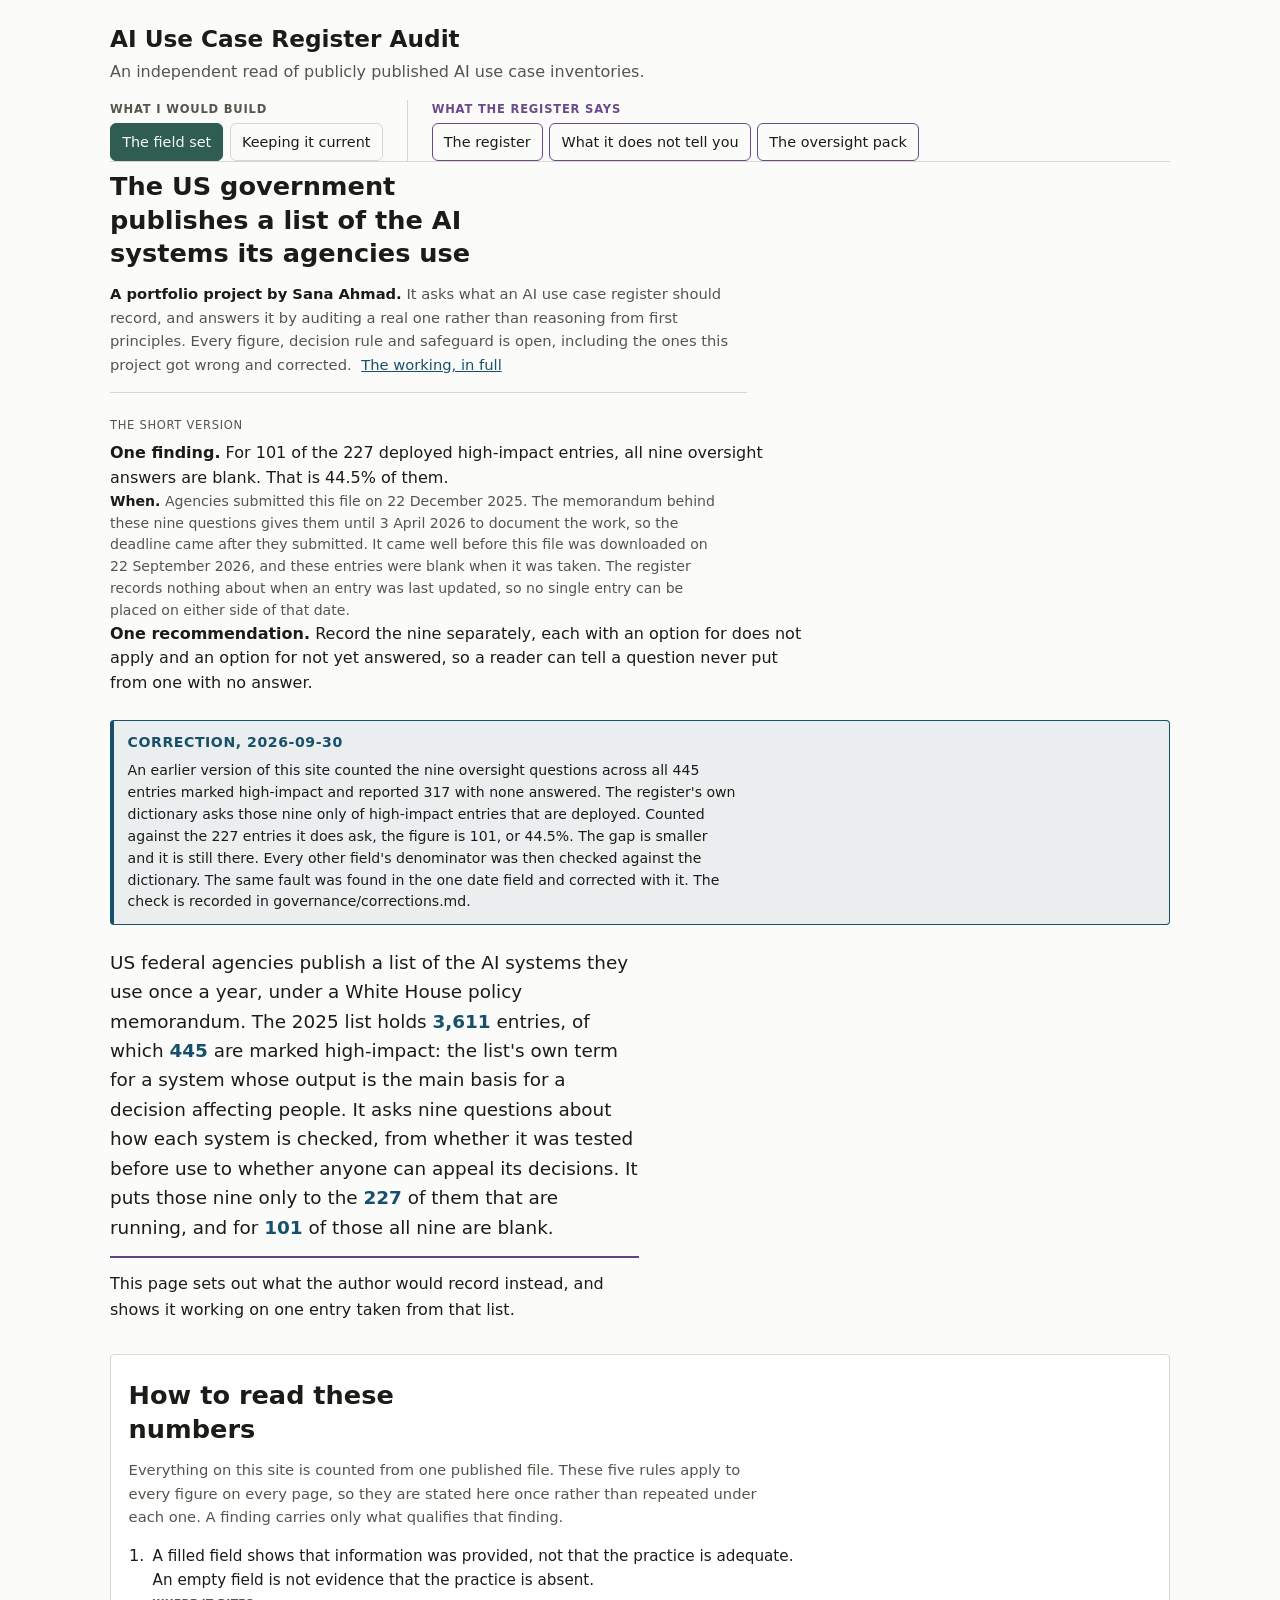
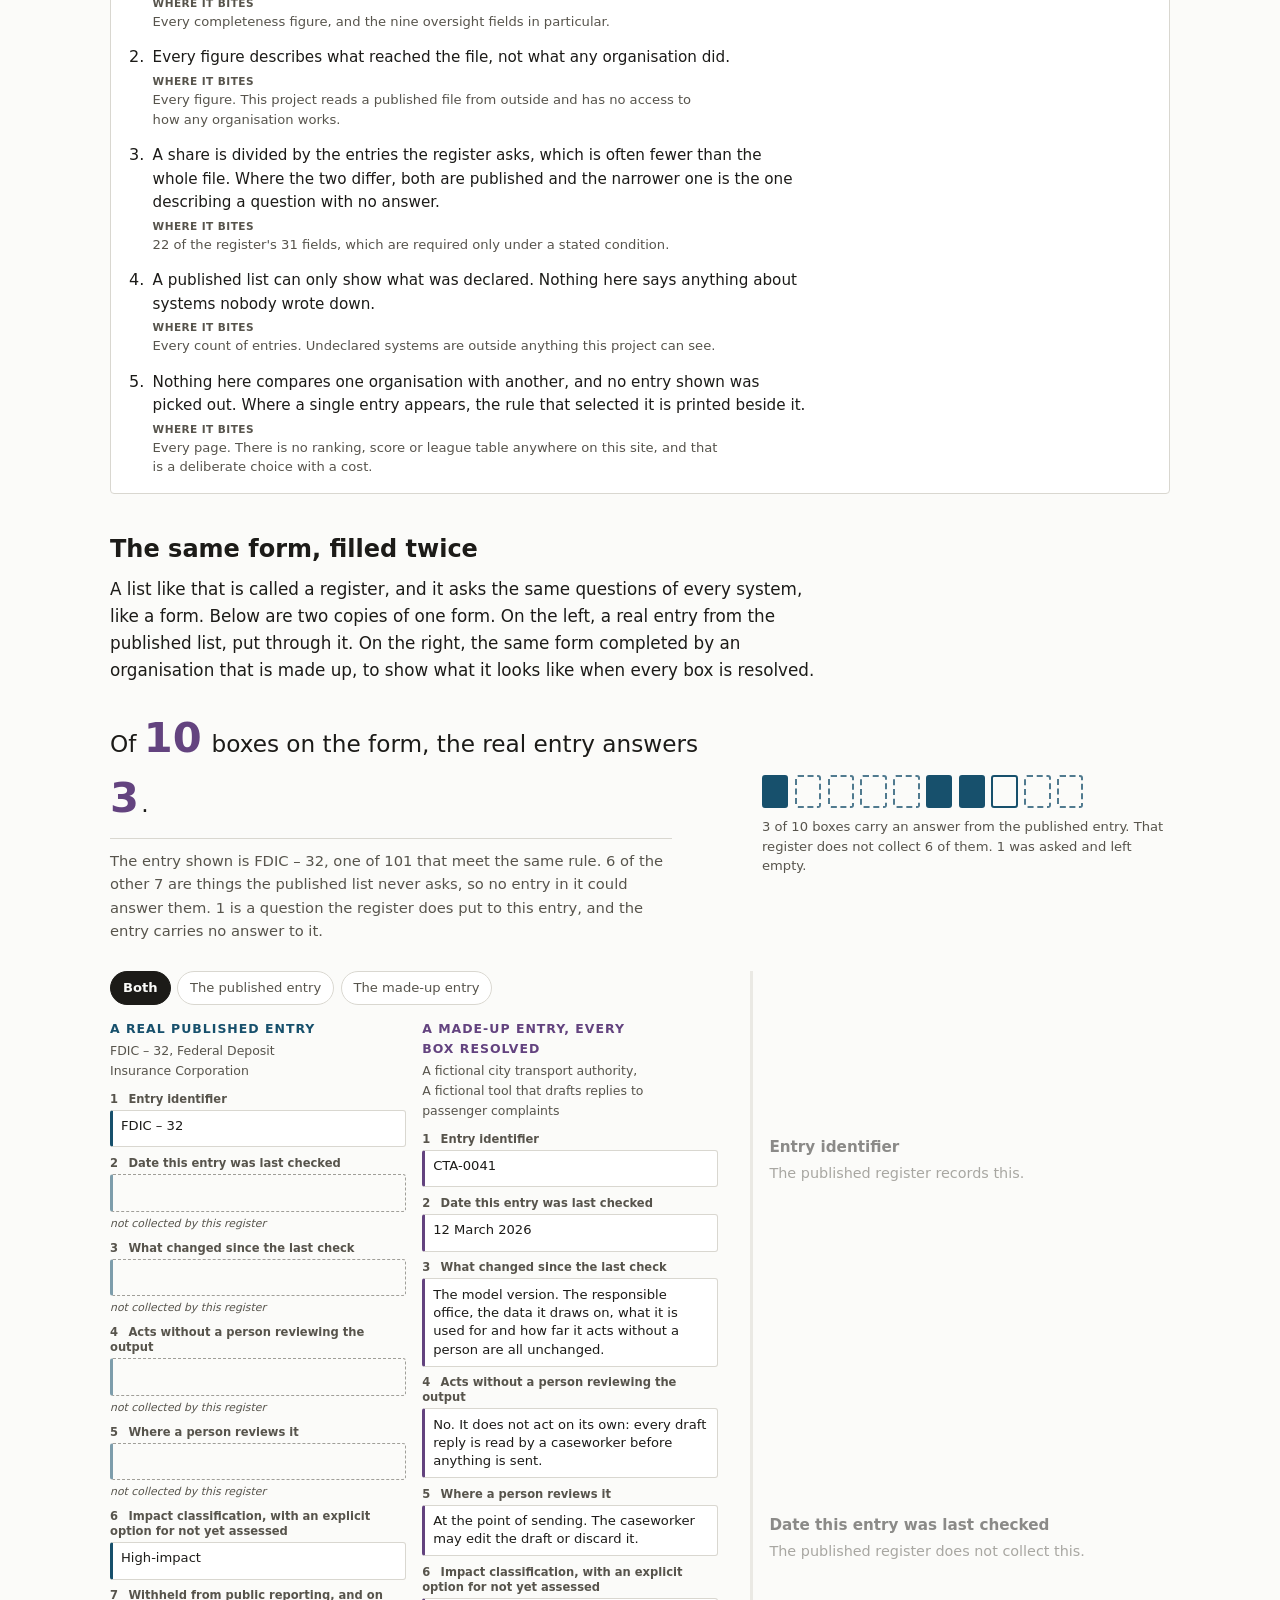
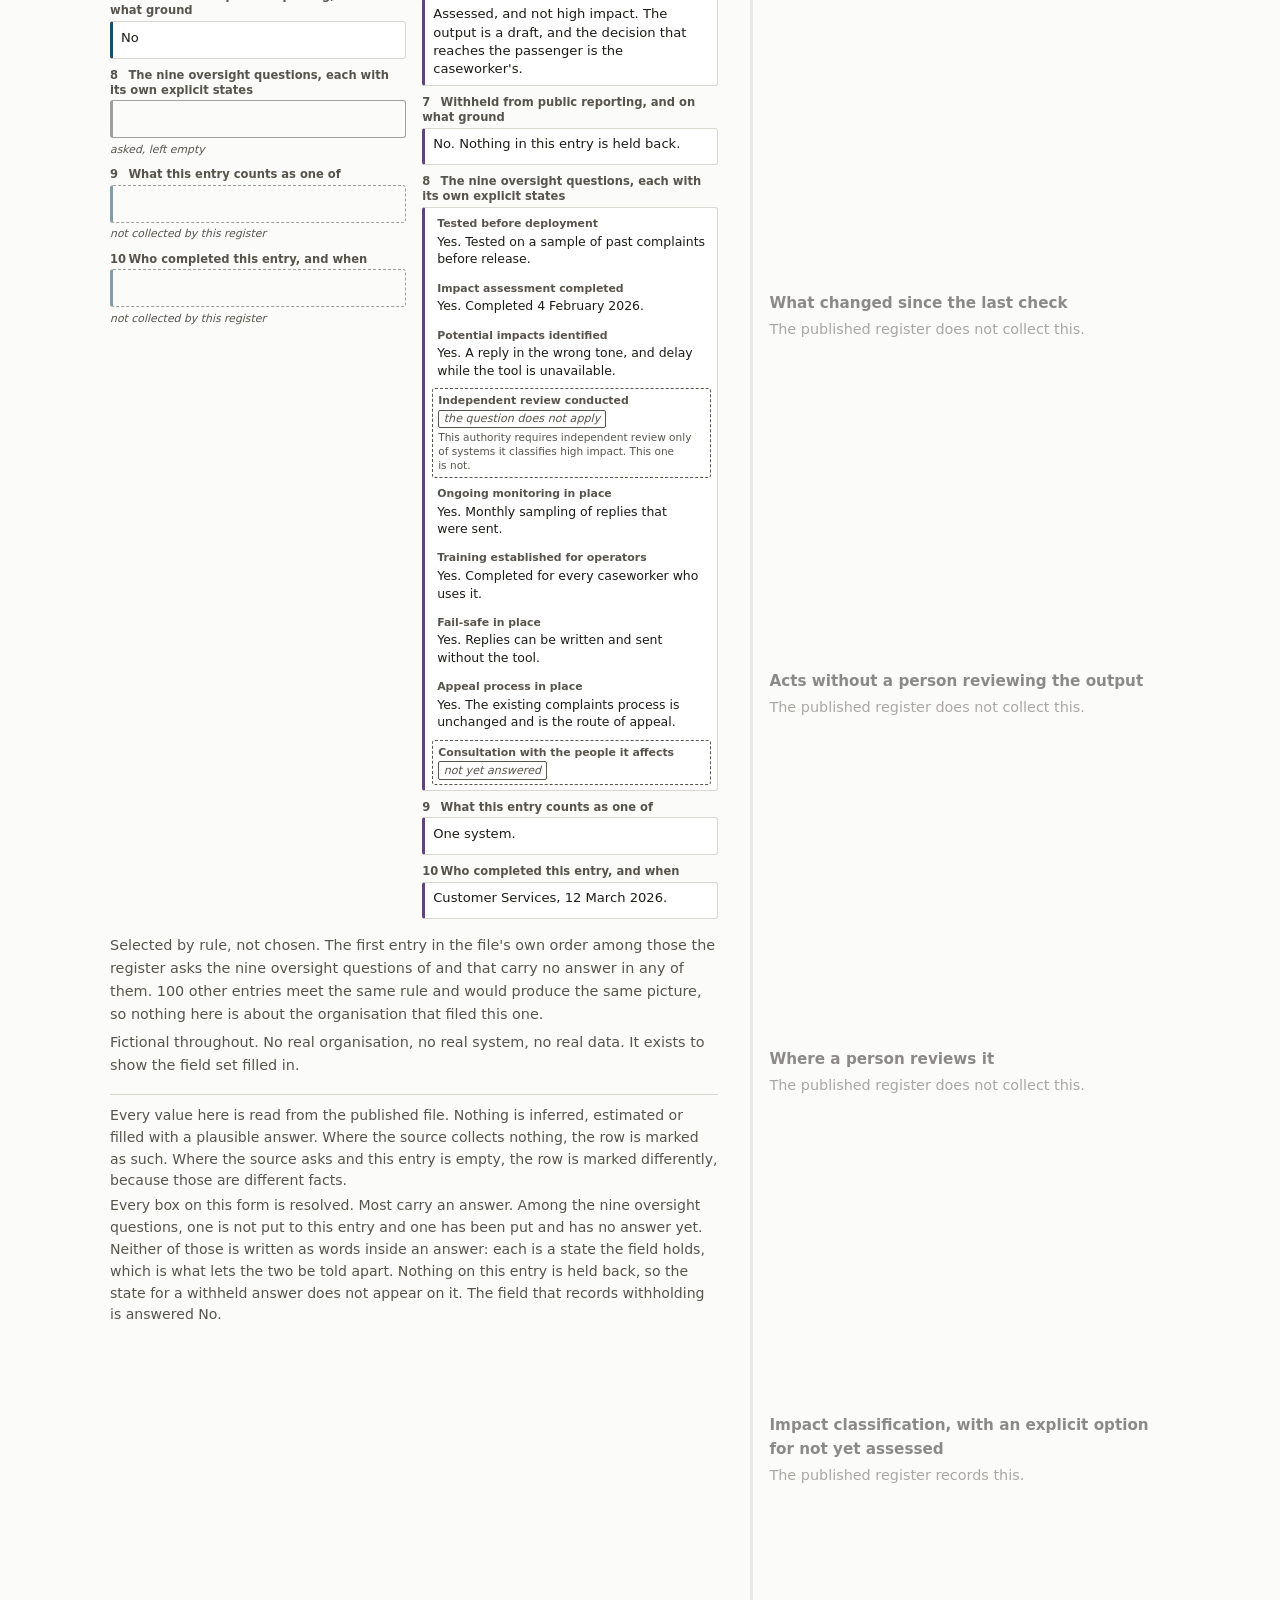
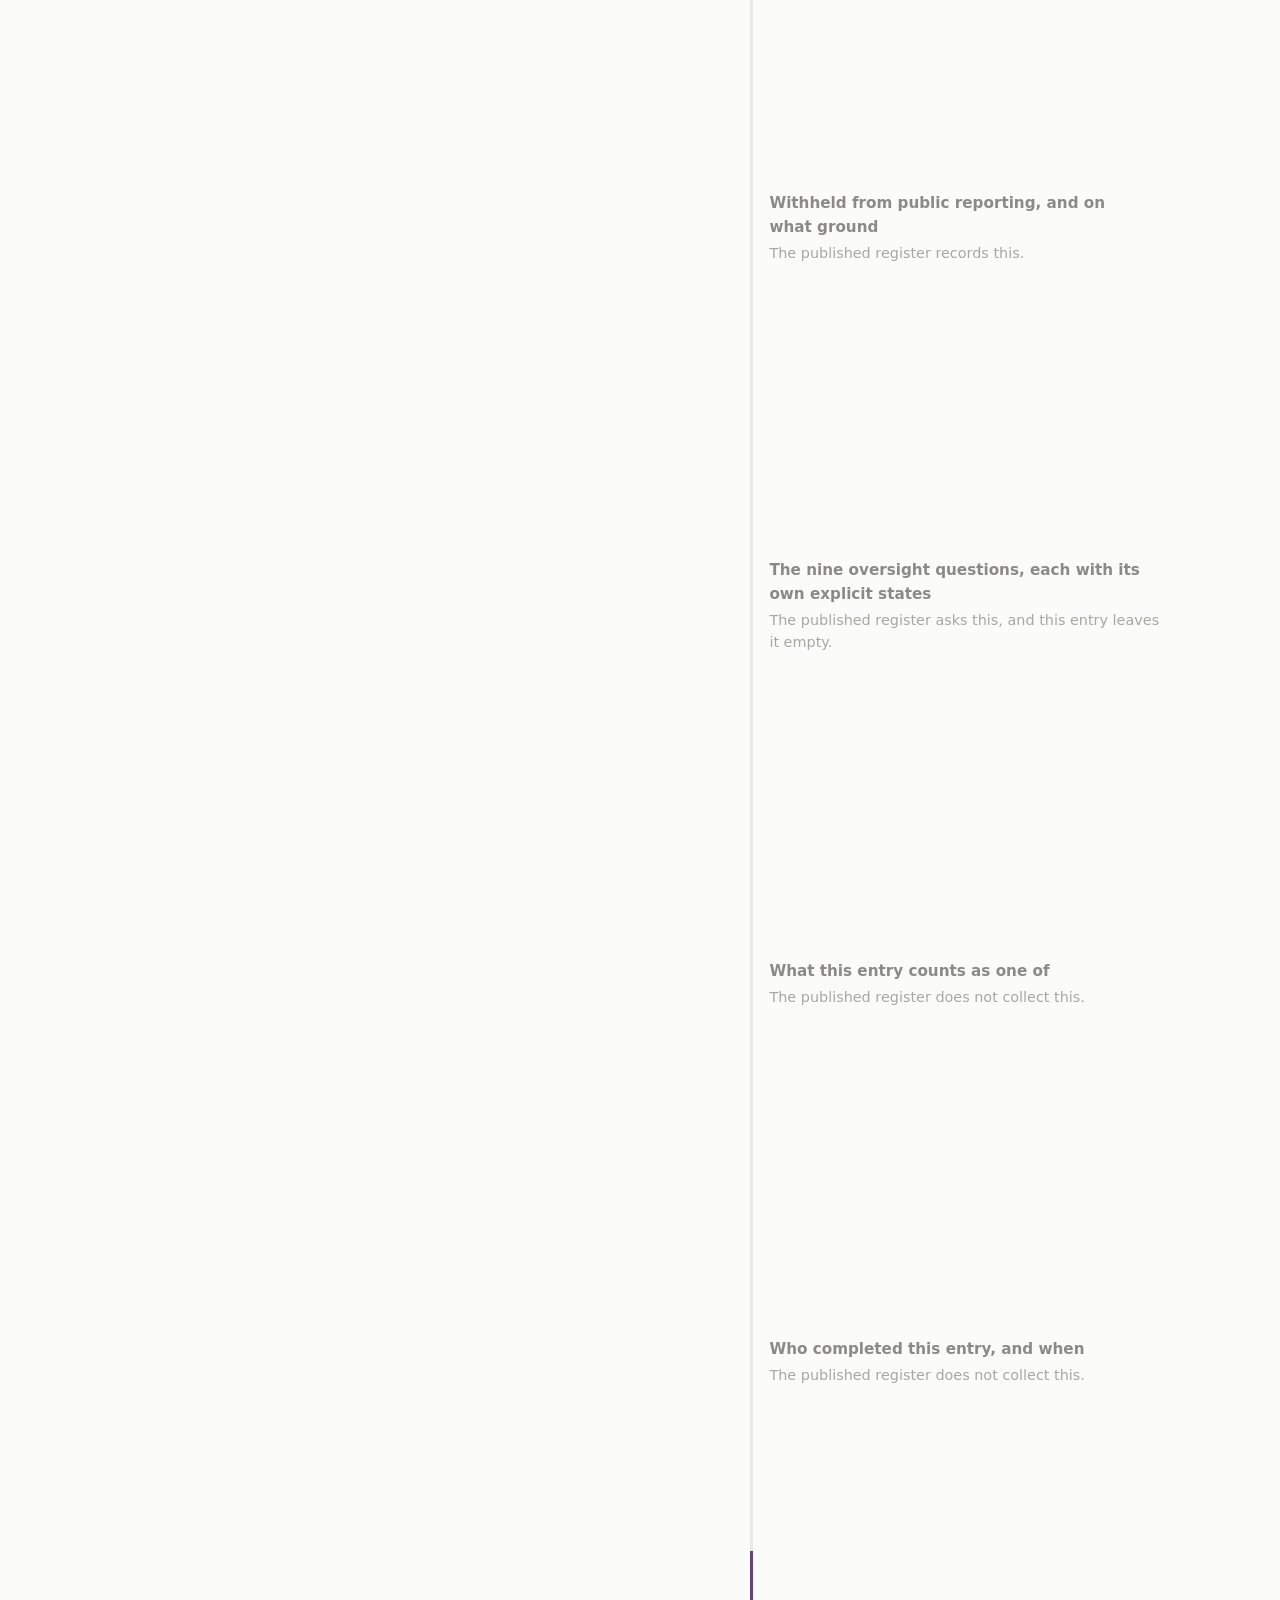
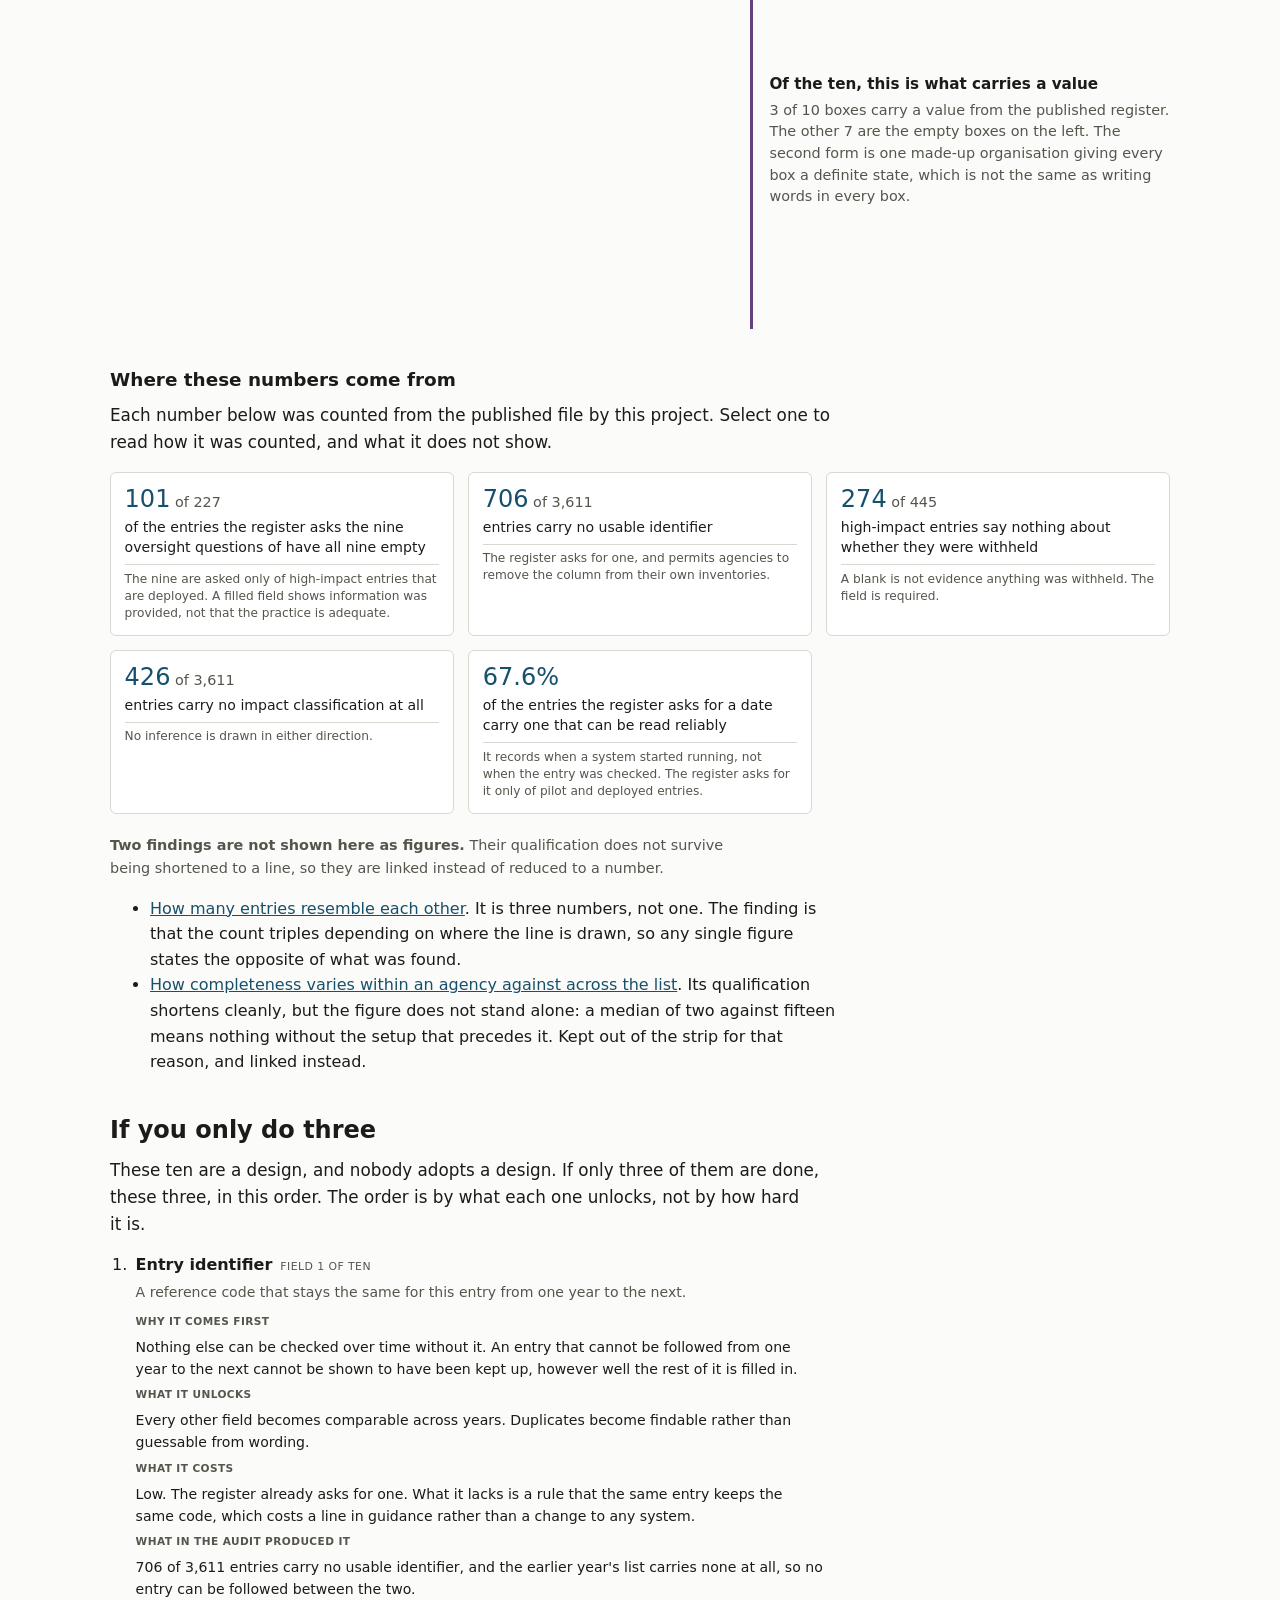
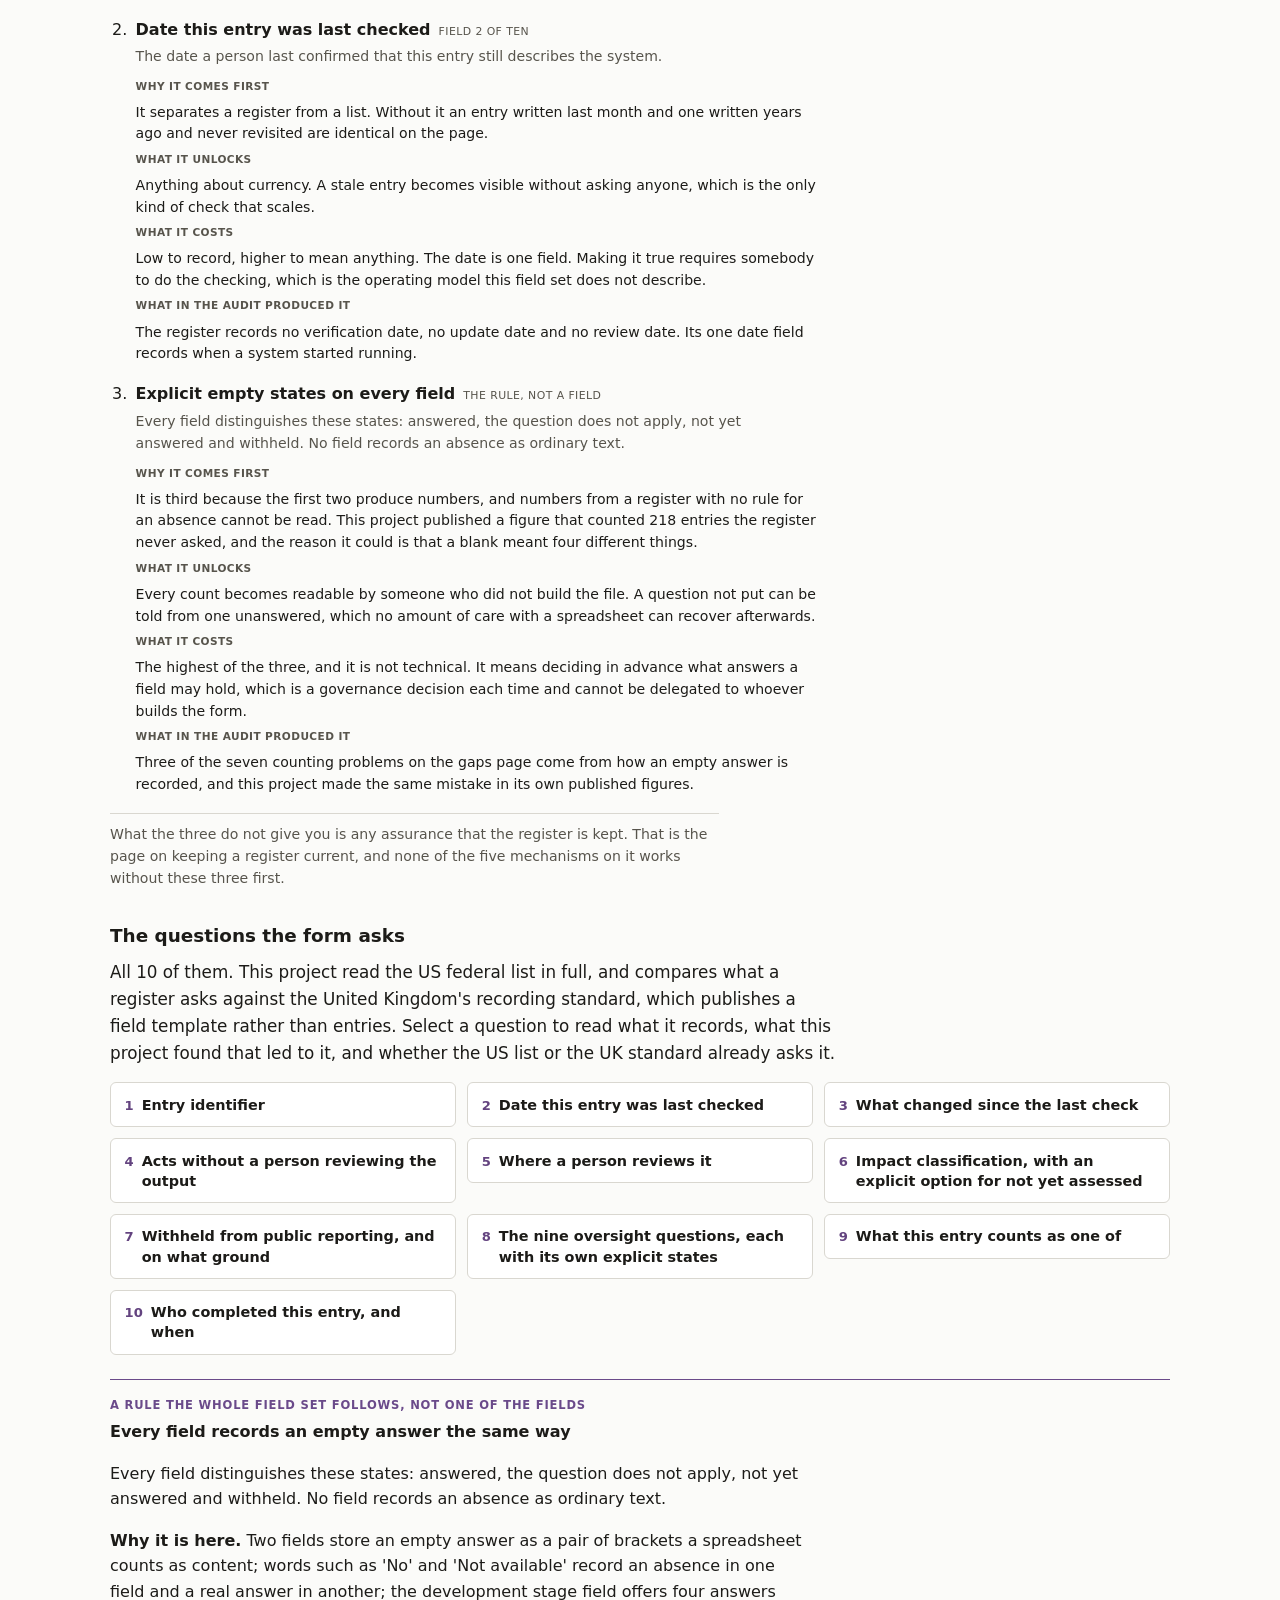
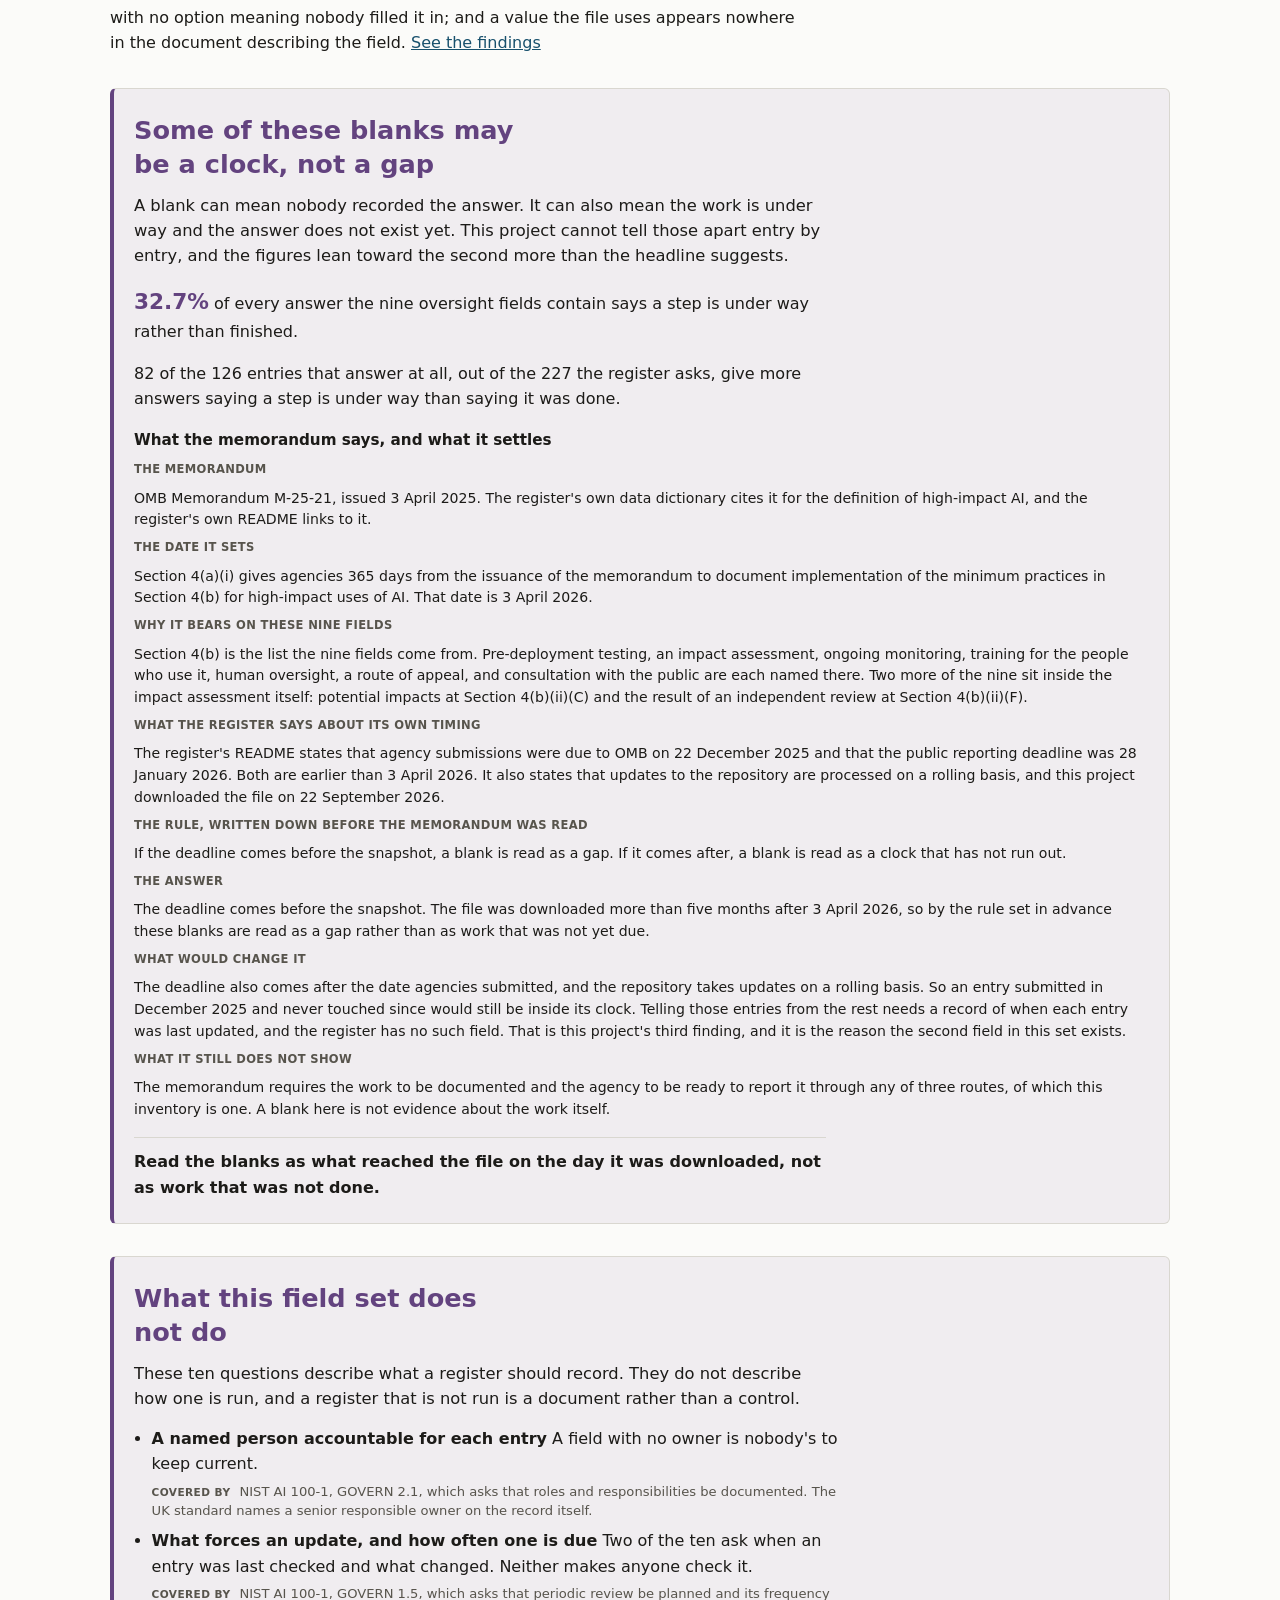
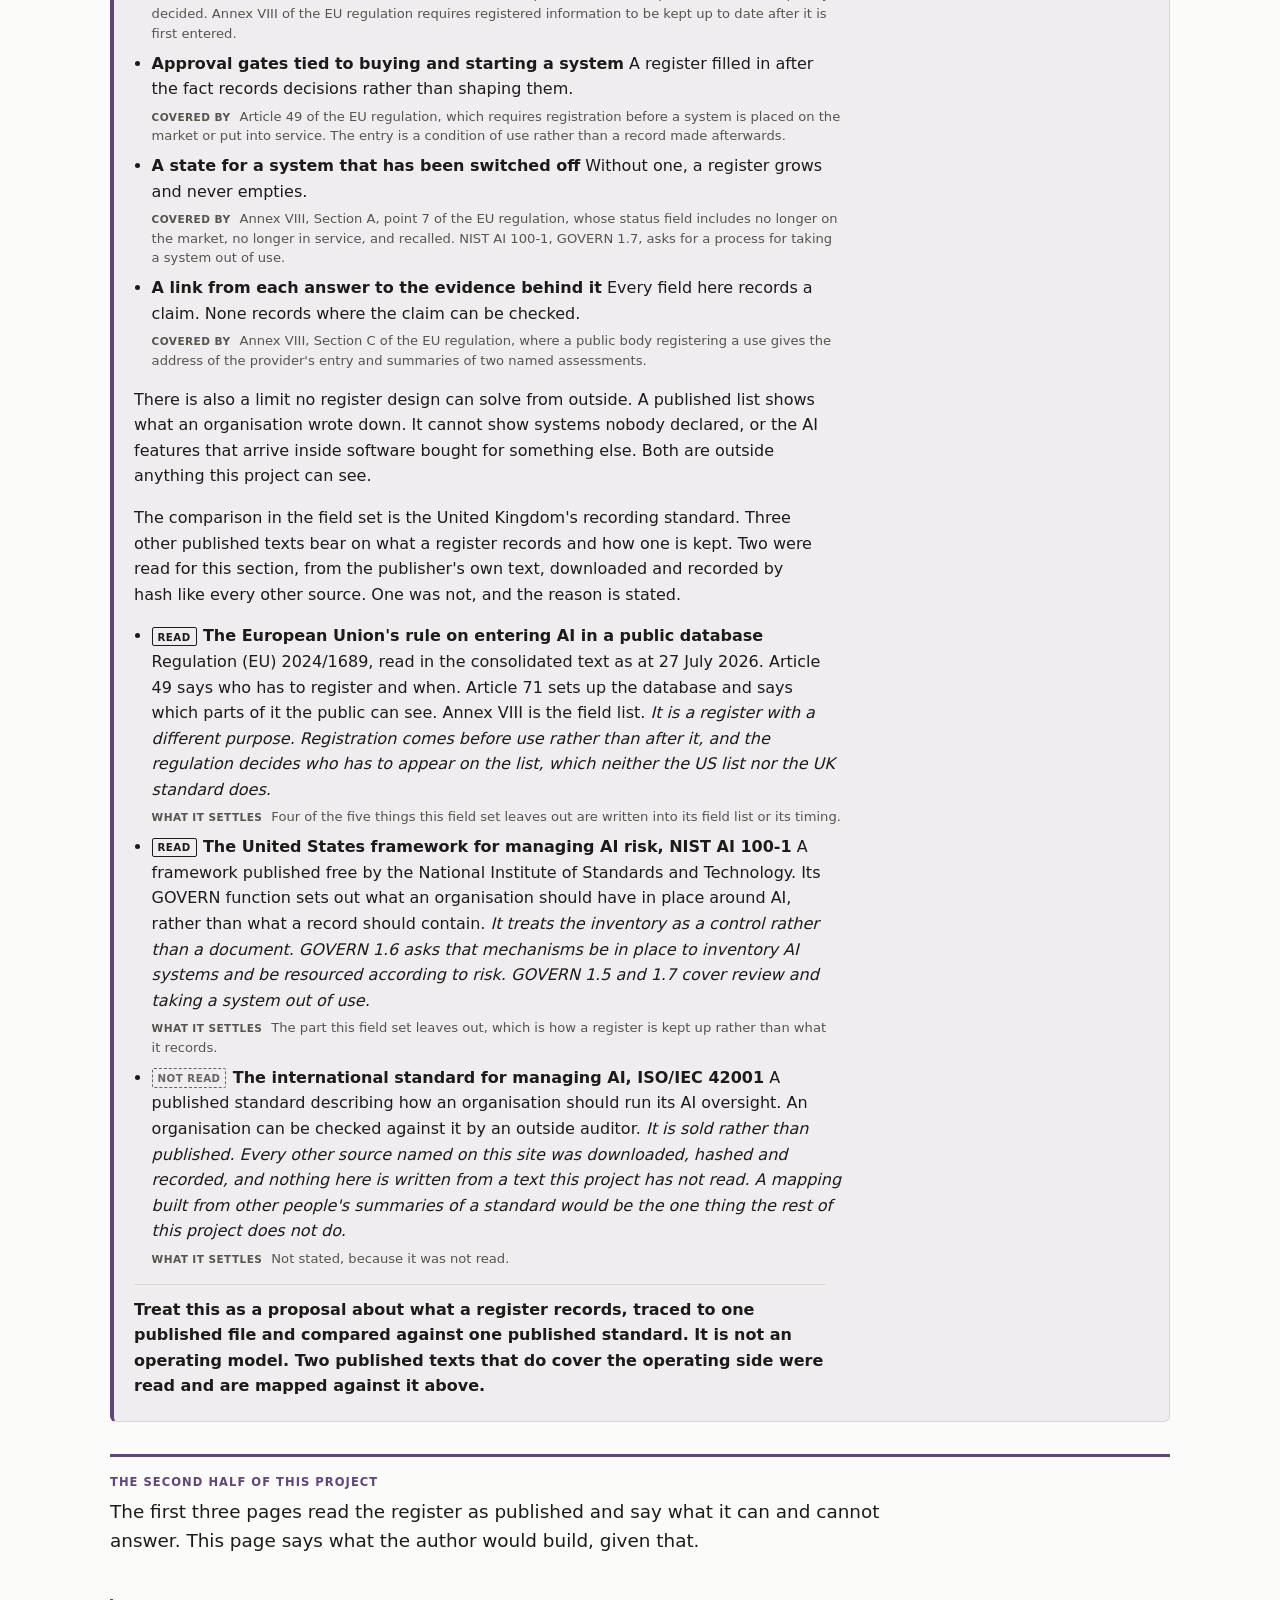
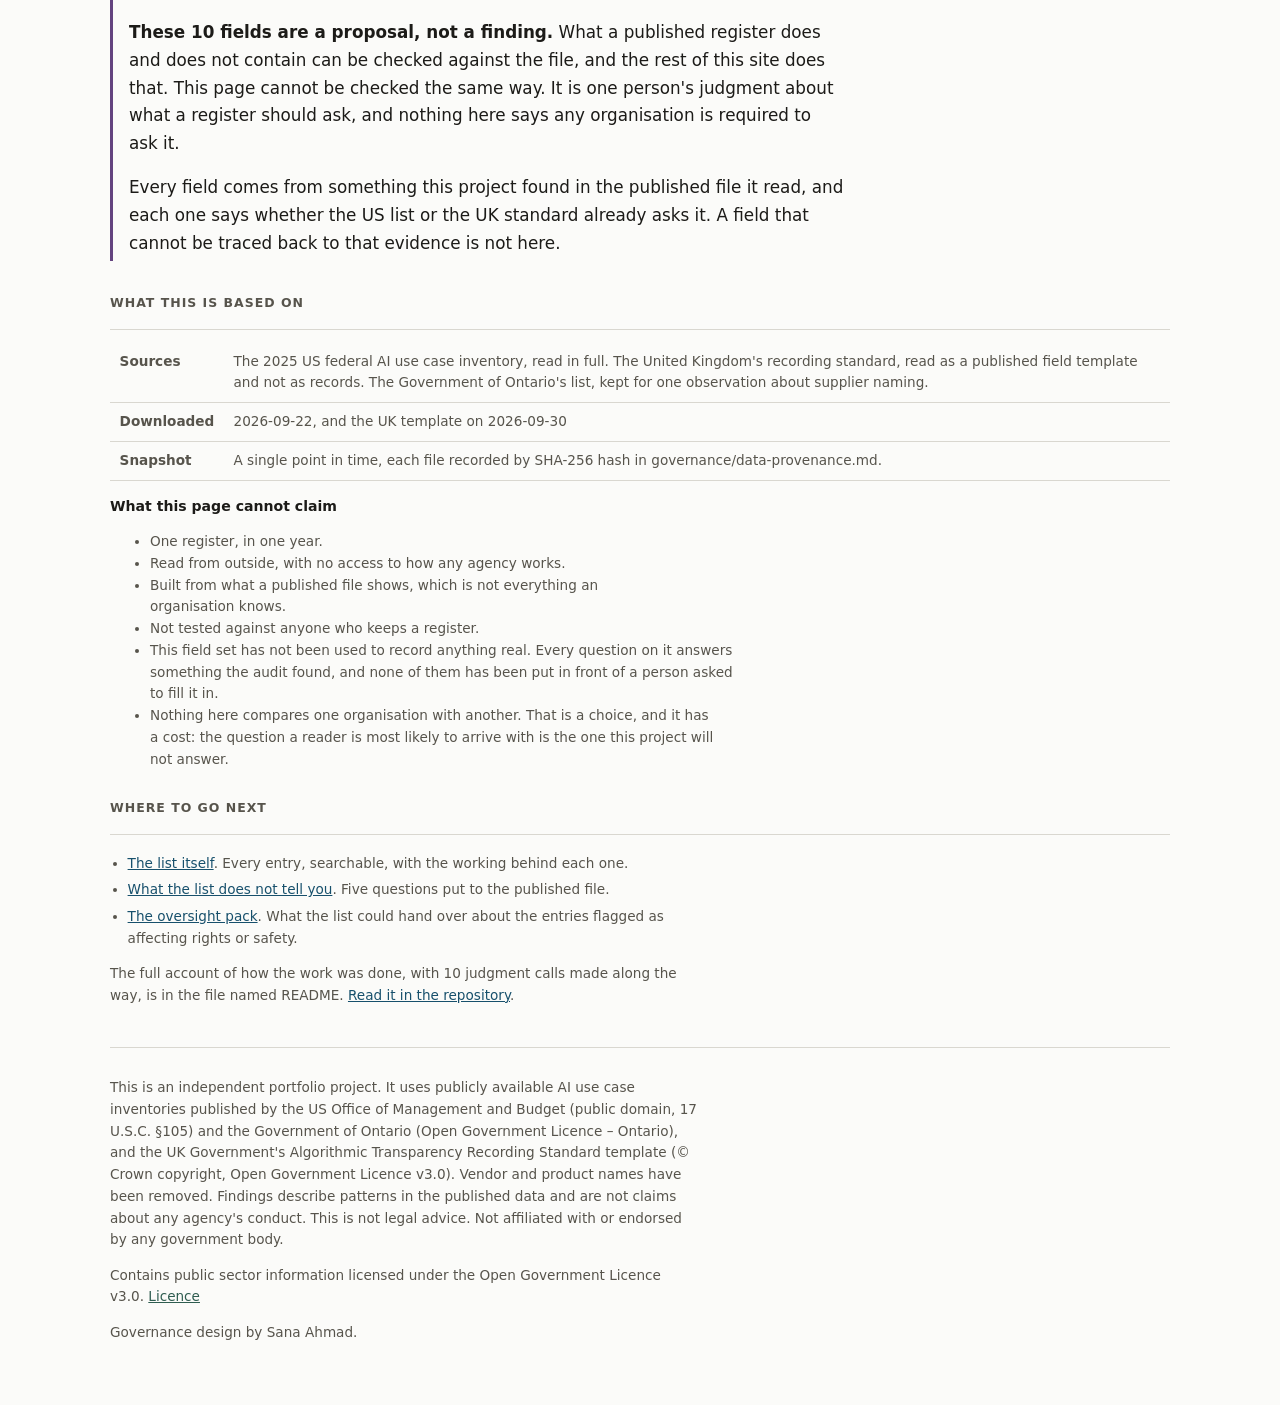
<file: docs/index.html>
<!DOCTYPE html>
<html lang="en">
<head>
<meta charset="utf-8">
<meta name="viewport" content="width=device-width, initial-scale=1">
<title>AI Use Case Register Audit</title>
<meta property="og:type" content="website">
<meta property="og:site_name" content="AI Use Case Register Audit">
<meta property="og:title" content="What an AI use case register looks like">
<meta property="og:description" content="An independent read of publicly published AI use case inventories.">
<meta property="og:url" content="https://saa2252.github.io/ai-use-case-register-audit/">
<meta property="og:image" content="https://saa2252.github.io/ai-use-case-register-audit/assets/card.png">
<meta property="og:image:alt" content="Two forms side by side. The left is a published entry with most of its ten boxes empty. The right is a made-up entry with every box resolved.">
<meta property="twitter:card" content="summary_large_image">
<meta property="twitter:title" content="What an AI use case register looks like">
<meta property="twitter:description" content="An independent read of publicly published AI use case inventories.">
<meta property="twitter:image" content="https://saa2252.github.io/ai-use-case-register-audit/assets/card.png">
<link rel="stylesheet" href="assets/style.css?v=anehkkjo">
</head>
<body>
<div class="wrap" data-dv="akecoejl">

<header>
  <h1>AI Use Case Register Audit</h1>
  <p class="lede">An independent read of publicly published AI use case inventories.</p>
  <nav>
    <div class="navgroup audit">
      <span class="navlabel">What I would build</span>
      <span class="navlinks">
        <a href="index.html" aria-current="page">The field set</a>
        <a href="keeping.html">Keeping it current</a>
      </span>
    </div>
    <div class="navgroup design">
      <span class="navlabel">What the register says</span>
      <span class="navlinks">
        <a href="register.html">The register</a>
        <a href="gaps.html">What it does not tell you</a>
        <a href="obligations.html">The oversight pack</a>
      </span>
    </div>
  </nav>
</header>

<main class="design-page">
  <h2>The US government publishes a list of the AI systems its agencies use</h2>
  <p class="whose" id="whose">
    <strong data-figure="about.lead"></strong>
    <span data-figure="about.text"></span>
    <a id="whose-link" href=""></a>
  </p>

  <section class="bottomline">
    <p class="bottomline-label">The short version</p>
    <p><strong>One finding.</strong> For <span data-figure="lead.no_oversight"></span> of the <span data-figure="lead.asked_the_nine"></span> deployed high-impact entries, all nine oversight answers are blank. That is <span data-figure="lead.share_no_oversight"></span>% of them.</p>
    <p class="bottomline-when"><strong>When.</strong> <span data-figure="lead.timing"></span></p>
    <p><strong>One recommendation.</strong> Record the nine separately, each with an option for does not apply and an option for not yet answered, so a reader can tell a question never put from one with no answer.</p>
  </section>

  <aside class="correction" role="note">
    <p class="correction-head" data-figure="corrections.oversight_denominator.heading"></p>
    <p data-figure="corrections.oversight_denominator.text"></p>
  </aside>

  <section class="lead">
    <p class="lead-fact">US federal agencies publish a list of the AI systems they use once a year, under a White House policy memorandum. The 2025 list holds <span data-figure="lead.entries"></span> entries, of which <span data-figure="lead.high_impact"></span> are marked high-impact: the list's own term for a system whose output is the main basis for a decision affecting people. It asks nine questions about how each system is checked, from whether it was tested before use to whether anyone can appeal its decisions. It puts those nine only to the <span data-figure="lead.asked_the_nine"></span> of them that are running, and for <span data-figure="lead.no_oversight"></span> of those all nine are blank.</p>
    <p class="lead-turn">This page sets out what the author would record instead, and shows it working on one entry taken from that list.</p>
  </section>

  <section class="howread" id="how-to-read">
    <h2 class="howread-head" data-figure="reading.heading"></h2>
    <p class="howread-lead" data-figure="reading.lead"></p>
    <ol class="howread-list" id="reading-rules"></ol>
  </section>

  <h2 class="h-loud">The same form, filled twice</h2>
  <p class="lead-in">A list like that is called a register, and it asks the same questions of every system, like a form. Below are two copies of one form. On the left, a real entry from the published list, put through it. On the right, the same form completed by an organisation that is made up, to show what it looks like when every box is resolved.</p>

  <section class="opening">
    <div class="opening-words">
      <p class="pair">
        Of <span class="fig" data-figure="headline.fields"></span> boxes on the form,
        the real entry answers <span class="fig" data-figure="headline.a_real_entry_can_fill"></span>.
      </p>
      <p class="qualifier">The entry shown is <span data-figure="headline.entry"></span>, one of <span data-figure="headline.entries_meeting_the_rule"></span> that meet the same rule. <span data-figure="headline.qualifier"></span></p>
    </div>

    <figure class="slotfig">
      <div class="slots" id="slots"></div>
      <figcaption class="slots-caption" id="slots-caption"></figcaption>
    </figure>
  </section>

  <section class="build" id="build">
    <div class="build-stage">
      <div class="switch" id="switch" role="group" aria-label="Which form to read">
        <button type="button" class="switch-btn" data-side="both" aria-pressed="true">Both</button>
        <button type="button" class="switch-btn" data-side="real" aria-pressed="false">The published entry</button>
        <button type="button" class="switch-btn" data-side="mine" aria-pressed="false">The made-up entry</button>
      </div>

      <div class="forms" id="forms" data-side="both"></div>

      <p class="note compare-note">
        <span id="p1-why"></span>
        <span id="p2-label"></span>
      </p>
      <p class="qualifier" id="p1-rule"></p>
      <p class="qualifier" id="p2-reading"></p>
    </div>

    <ol class="build-steps" id="steps"></ol>
  </section>

  <h2>Where these numbers come from</h2>
  <p class="lead-in">Each number below was counted from the published file by this project. Select one to read how it was counted, and what it does not show.</p>
  <div class="evidence" id="evidence"></div>
  <div id="evidence-withheld"></div>

  <h2 class="h-loud">If you only do three</h2>
  <p class="lead-in" data-figure="minimum_three.lead"></p>
  <ol class="mintwo" id="minimum-three"></ol>
  <p class="qualifier" data-figure="minimum_three.after"></p>

  <h2>The questions the form asks</h2>
  <p class="lead-in">All <span data-figure="headline.fields"></span> of them. This project read the US federal list in full, and compares what a register asks against the United Kingdom's recording standard, which publishes a field template rather than entries. Select a question to read what it records, what this project found that led to it, and whether the US list or the UK standard already asks it.</p>
  <div class="fieldgrid" id="fields"></div>

  <div class="convention" id="convention"></div>

  <section class="caution" id="timing"></section>

  <section class="caution" id="not-covered"></section>

  <div class="halfmark">
    <p class="halfmark-label">The second half of this project</p>
    <p class="halfmark-line">The first three pages read the register as published and say what it can and cannot answer. This page says what the author would build, given that.</p>
  </div>

  <div class="intro design">
    <p><strong>These <span data-figure="headline.fields"></span> fields are a proposal, not a finding.</strong> What a published register does and does not contain can be checked against the file, and the rest of this site does that. This page cannot be checked the same way. It is one person's judgment about what a register should ask, and nothing here says any organisation is required to ask it.</p>
    <p>Every field comes from something this project found in the published file it read, and each one says whether the US list or the UK standard already asks it. A field that cannot be traced back to that evidence is not here.</p>
  </div>

  <h2 class="h-quiet">What this is based on</h2>
  <div class="panel quiet">
    <div class="scroller"><table>
      <tbody>
        <tr><th>Sources</th><td data-figure="based_on.sources"></td></tr>
        <tr><th>Downloaded</th><td data-figure="based_on.downloaded"></td></tr>
        <tr><th>Snapshot</th><td data-figure="based_on.snapshot"></td></tr>
      </tbody>
    </table></div>
    <h3>What this page cannot claim</h3>
    <ul id="limits"></ul>
  </div>

  <h2 class="h-quiet">Where to go next</h2>
  <div class="panel quiet">
    <ul class="onward">
      <li><a href="register.html">The list itself</a>. Every entry, searchable, with the working behind each one.</li>
      <li><a href="gaps.html">What the list does not tell you</a>. Five questions put to the published file.</li>
      <li><a href="obligations.html">The oversight pack</a>. What the list could hand over about the entries flagged as affecting rights or safety.</li>
    </ul>
    <p class="note" id="readme-link"></p>
  </div>

</main>

<footer>
  <p id="disclaimer">This is an independent portfolio project. It uses publicly available AI use case inventories published by the US Office of Management and Budget (public domain, 17 U.S.C. §105) and the Government of Ontario (Open Government Licence – Ontario), and the UK Government's Algorithmic Transparency Recording Standard template (© Crown copyright, Open Government Licence v3.0). Vendor and product names have been removed. Findings describe patterns in the published data and are not claims about any agency's conduct. This is not legal advice. Not affiliated with or endorsed by any government body.</p>
  <p id="uk-attribution">Contains public sector information licensed under the Open Government Licence v3.0. <a href="https://www.nationalarchives.gov.uk/doc/open-government-licence/version/3/">Licence</a></p>
  <p>Governance design by Sana Ahmad.</p>
</footer>

</div>

<script src="assets/proposal.js?v=gfdjemfe"></script>
</body>
</html>
</file>
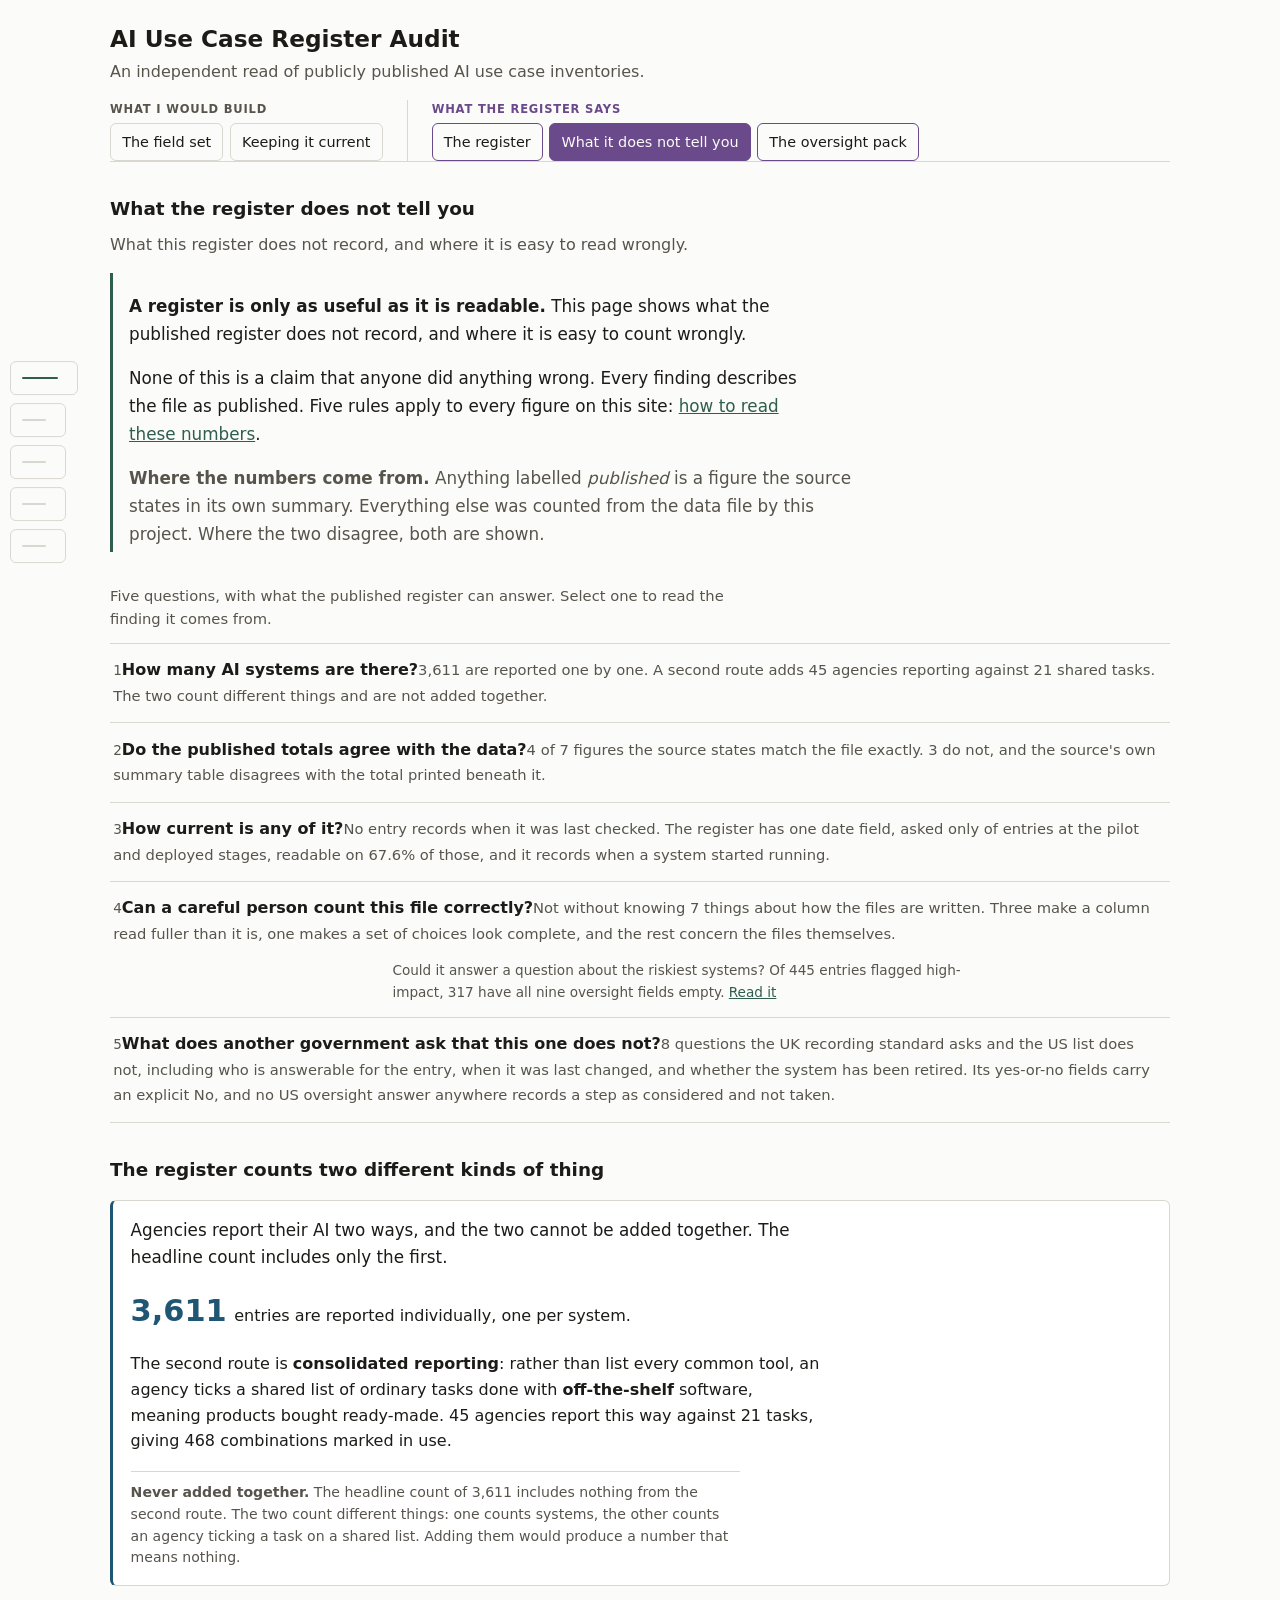
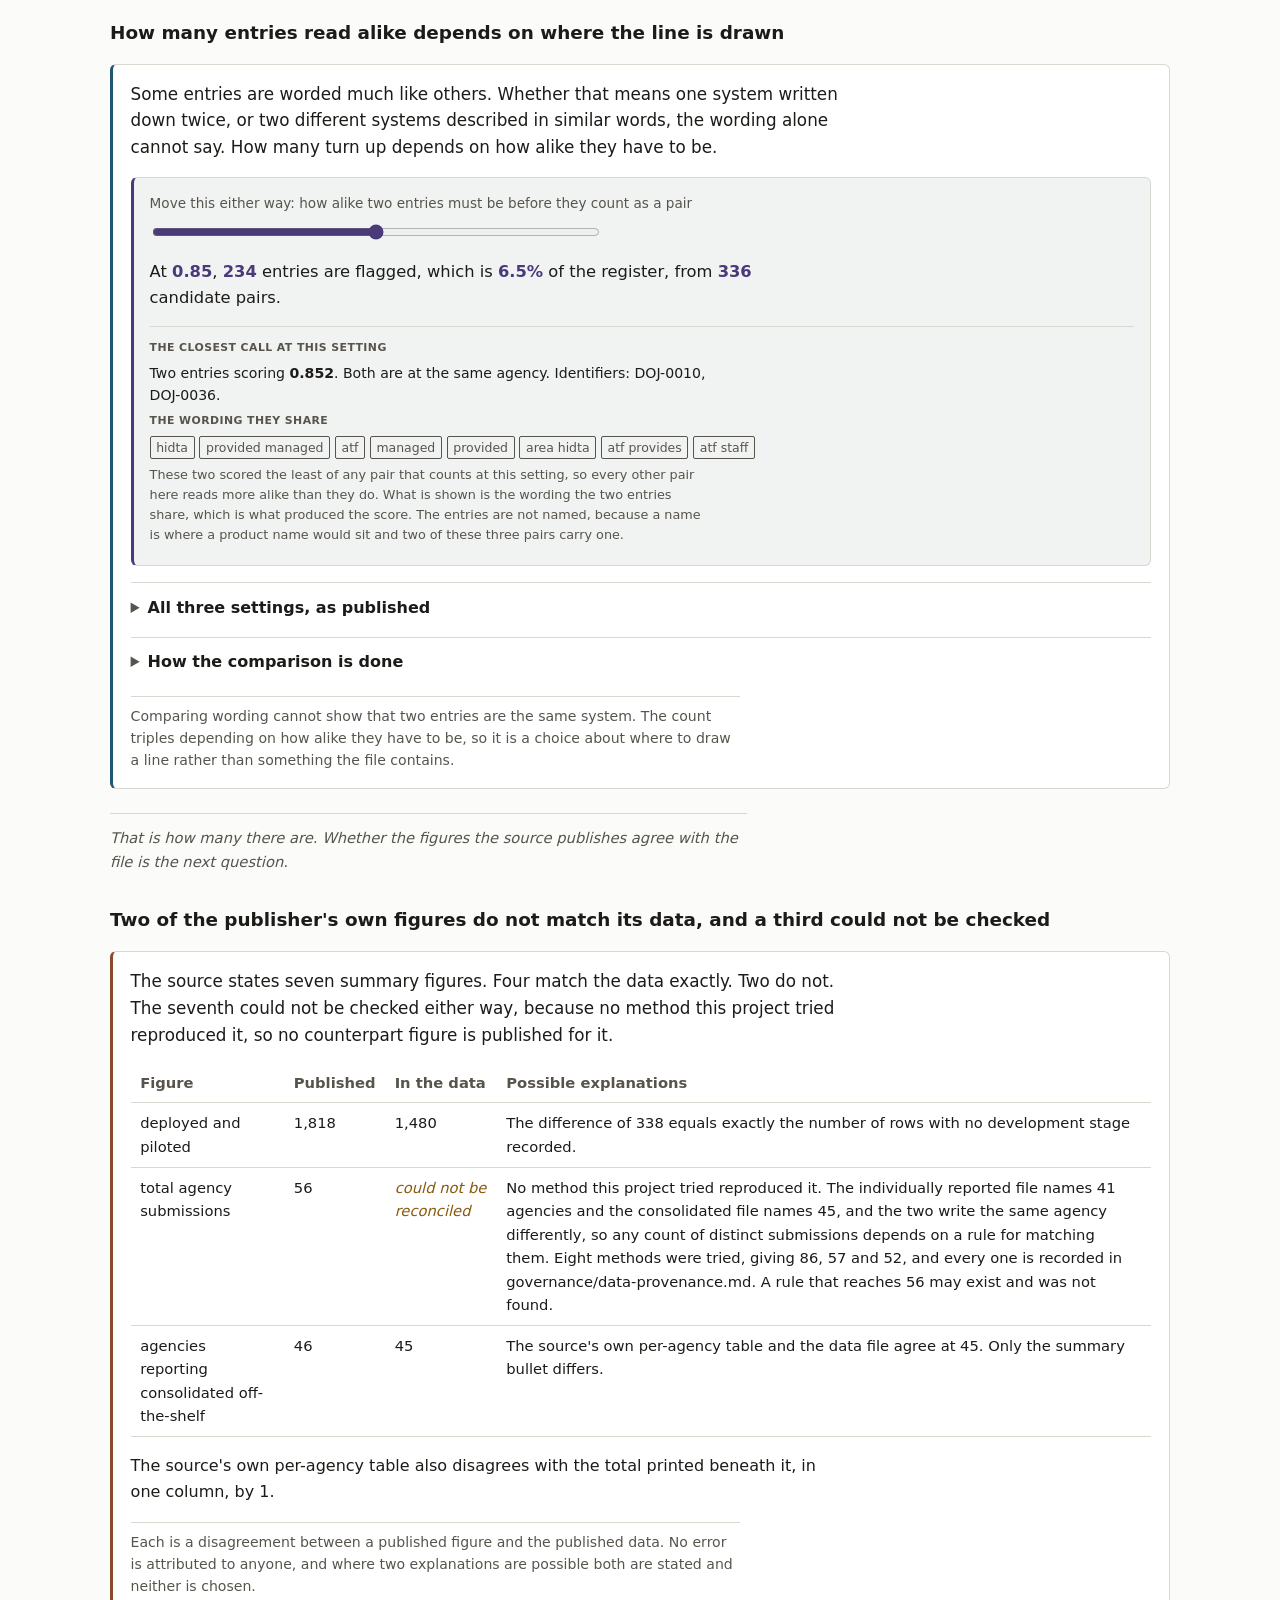
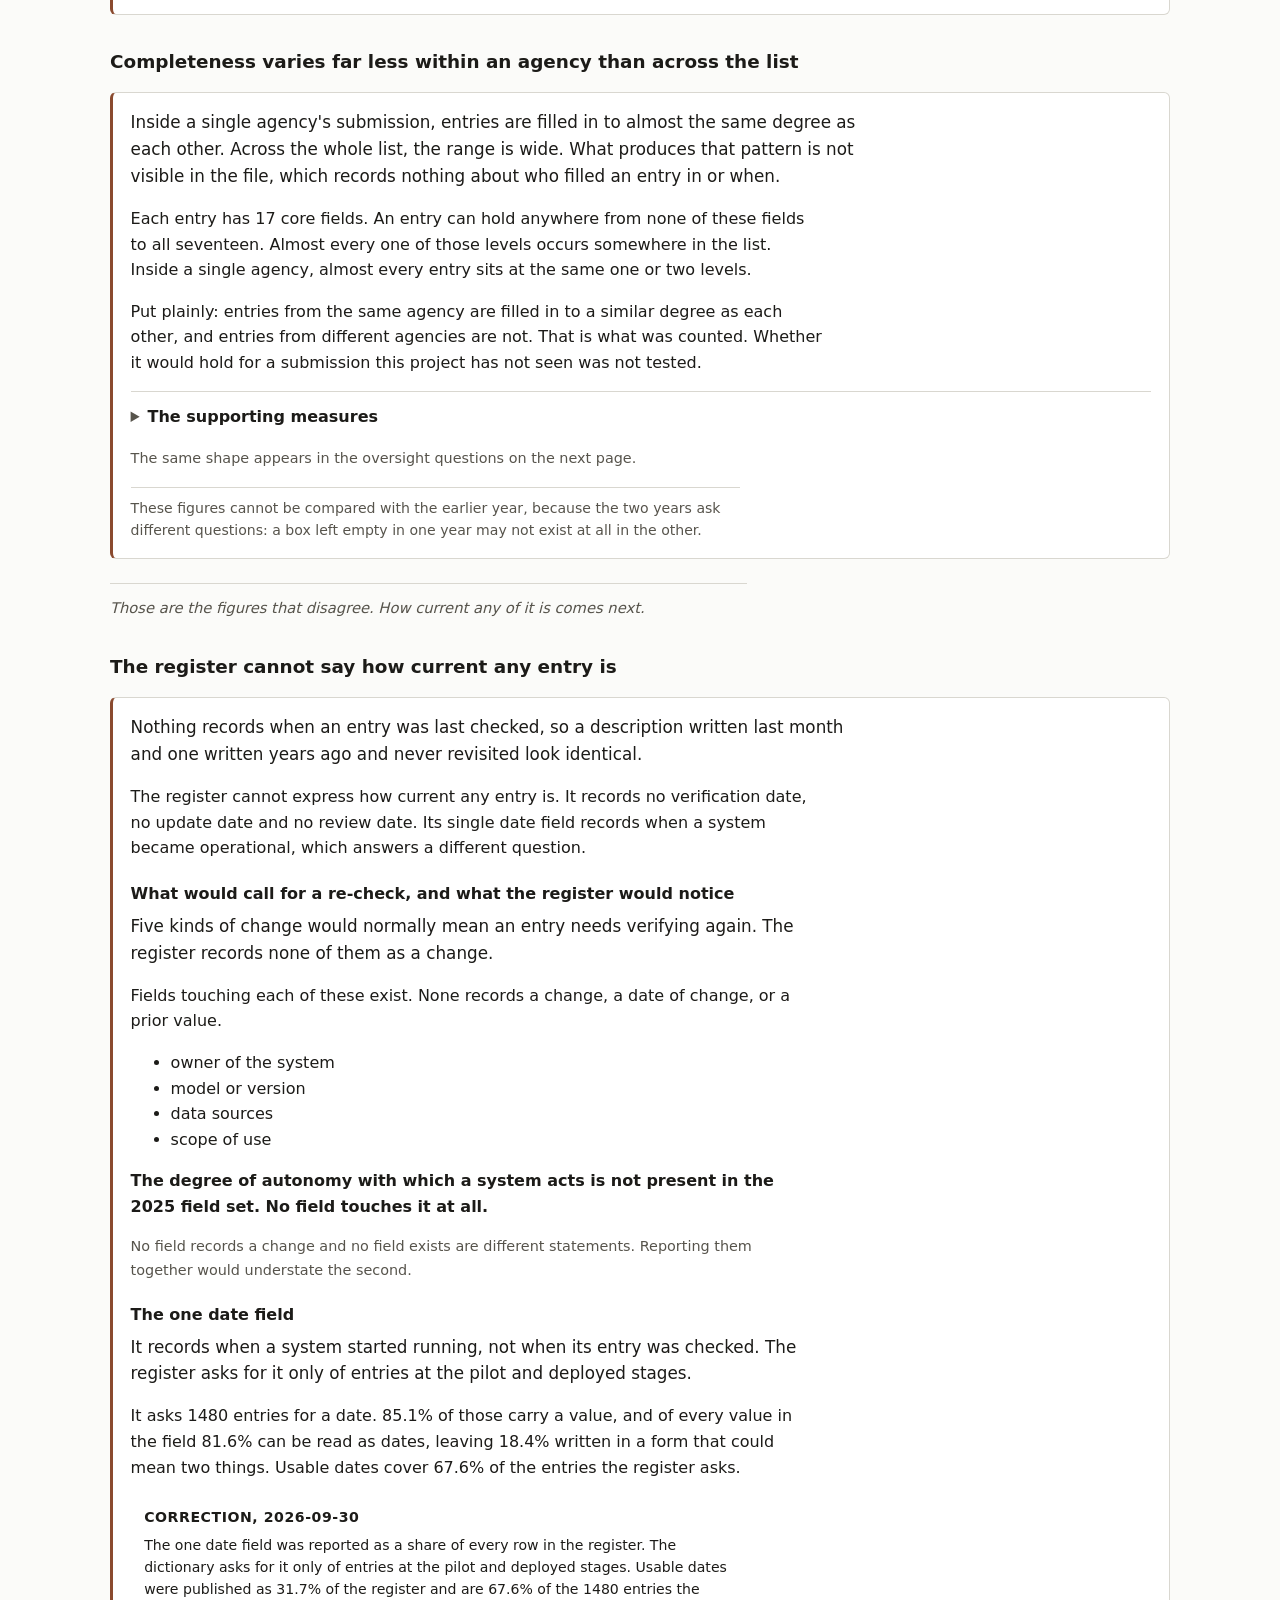
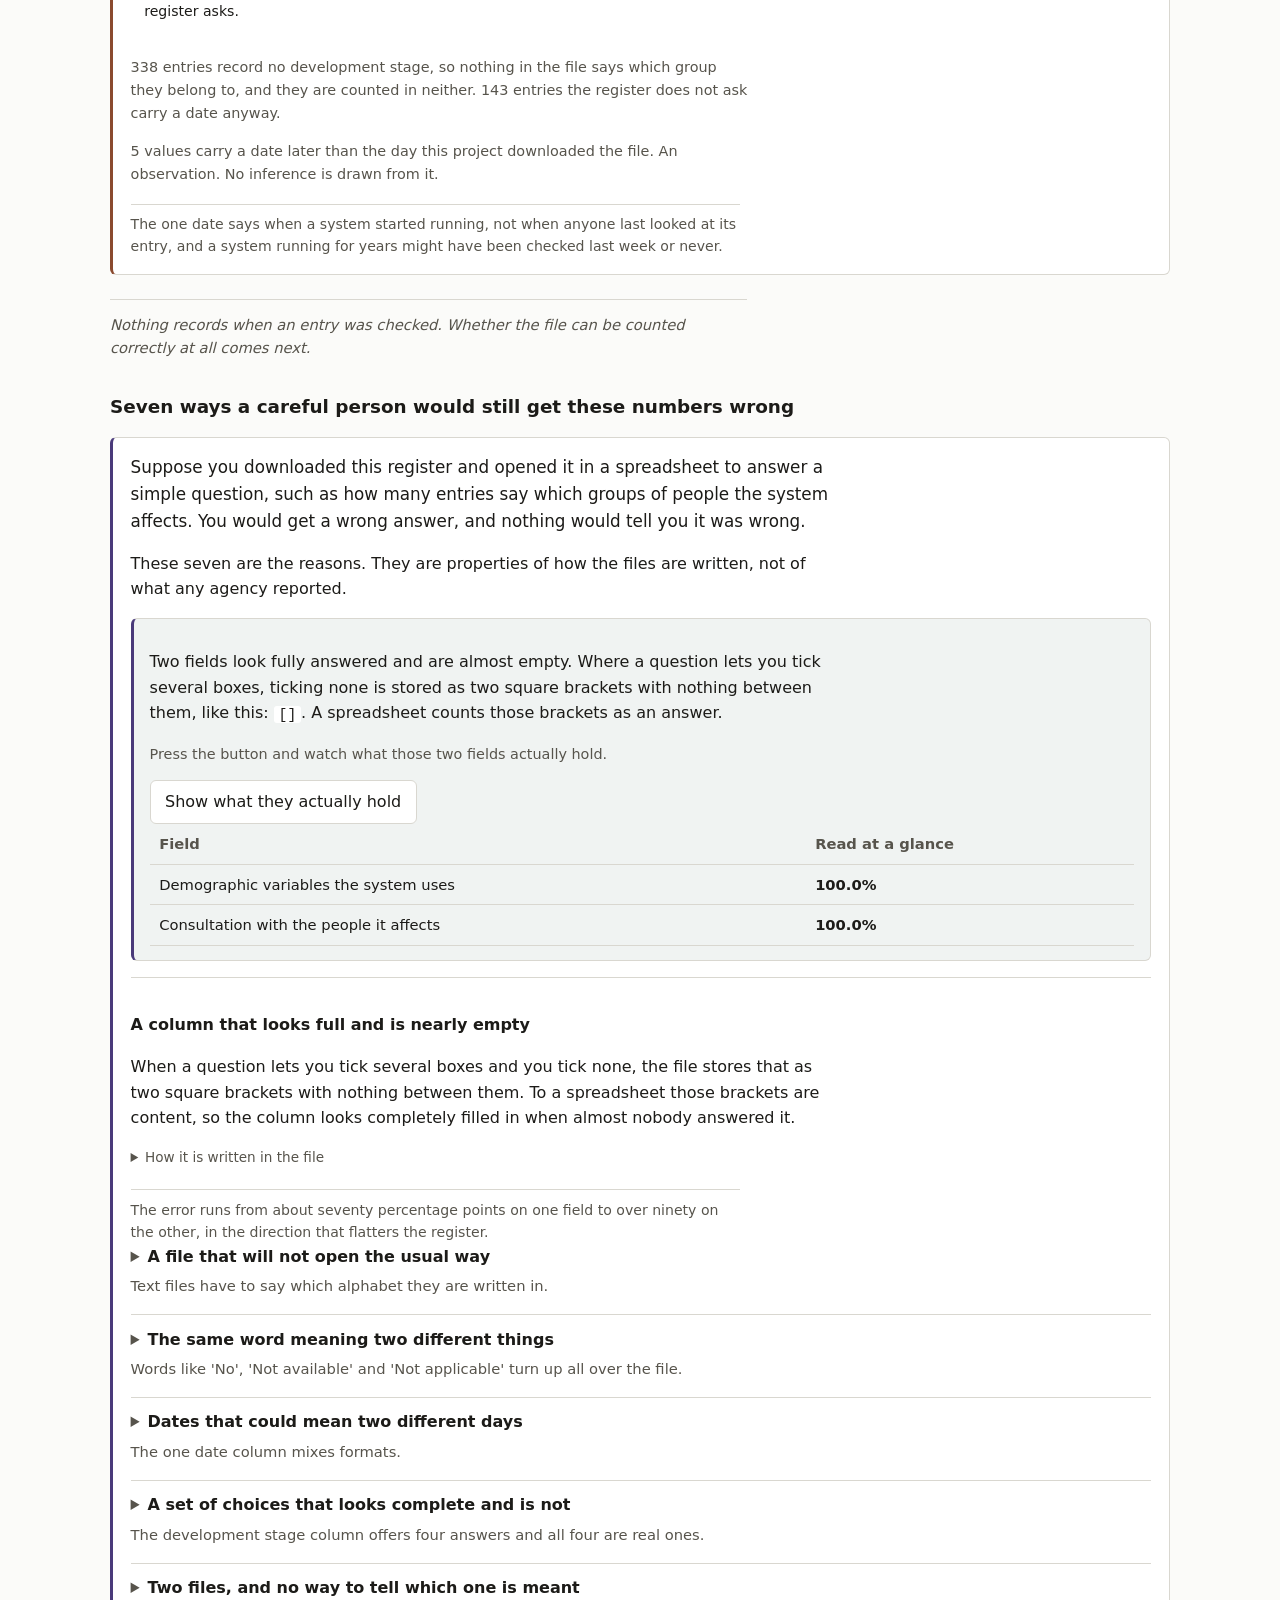
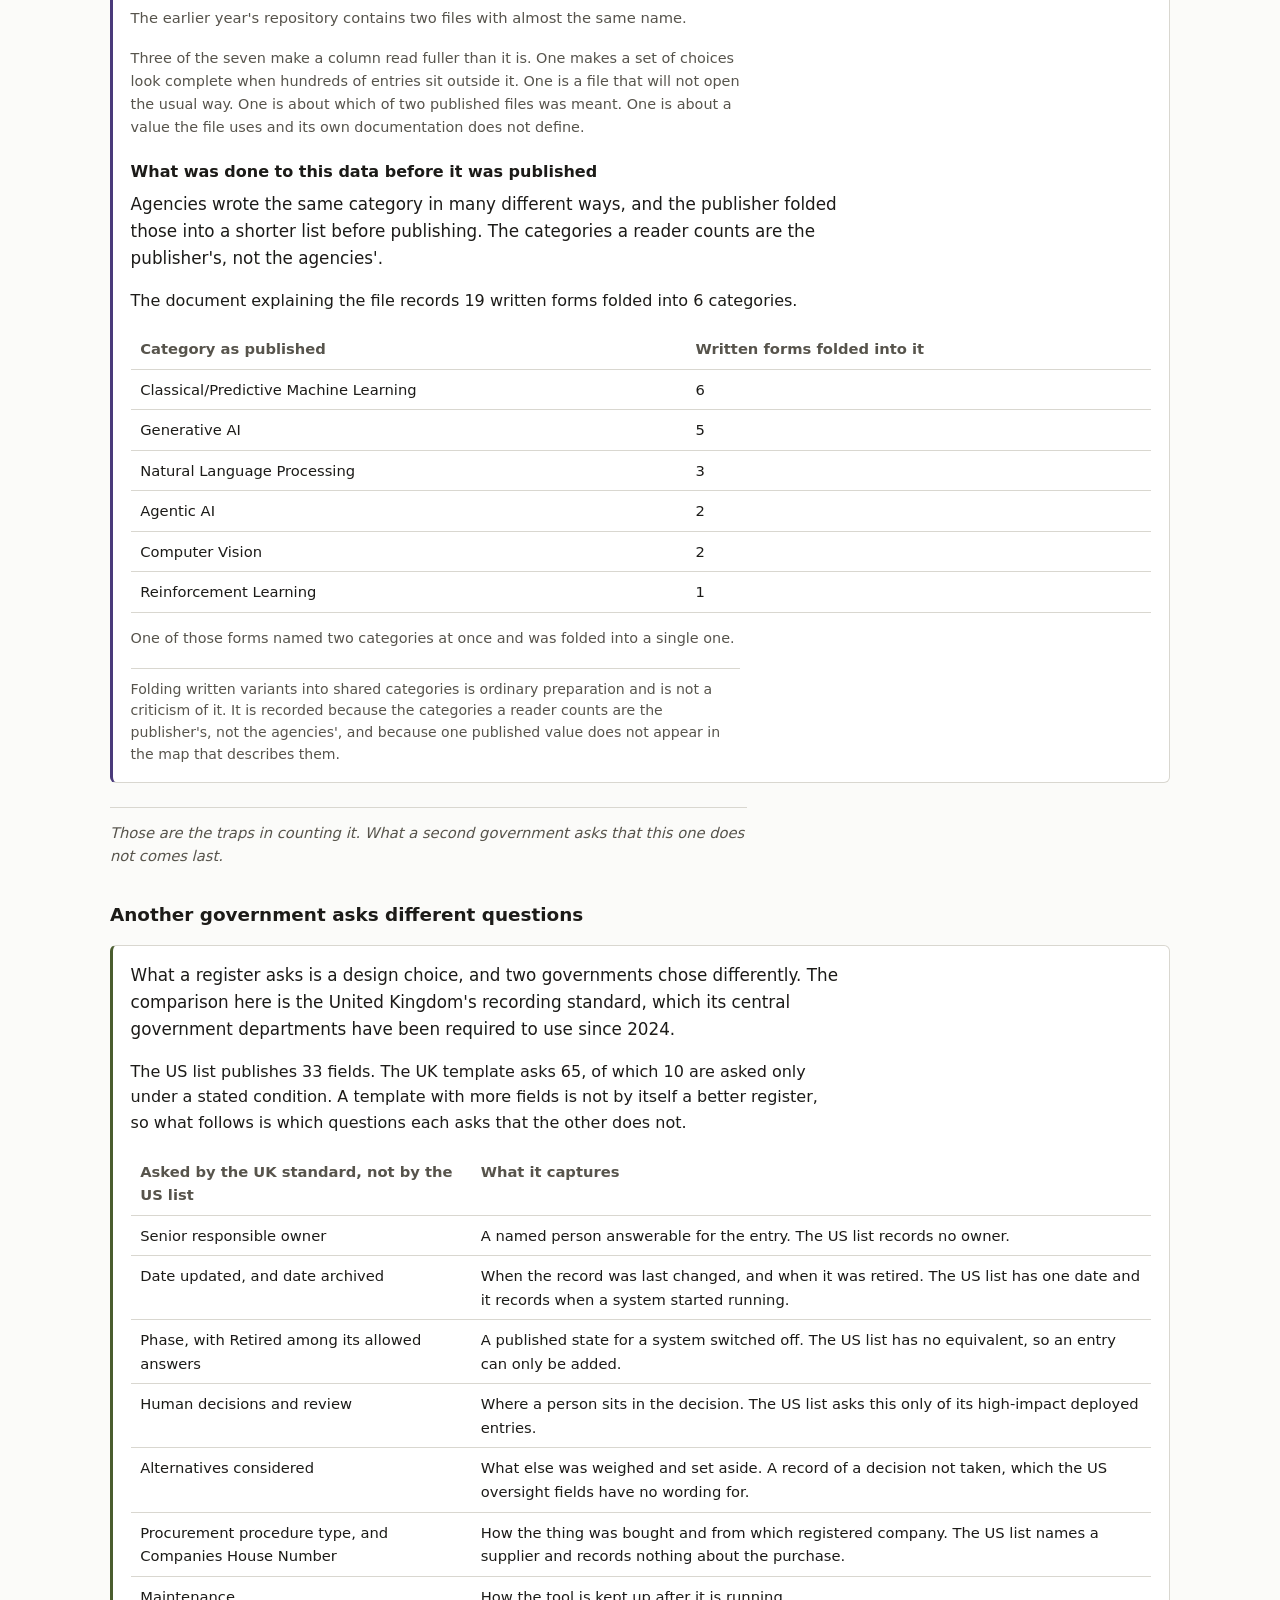
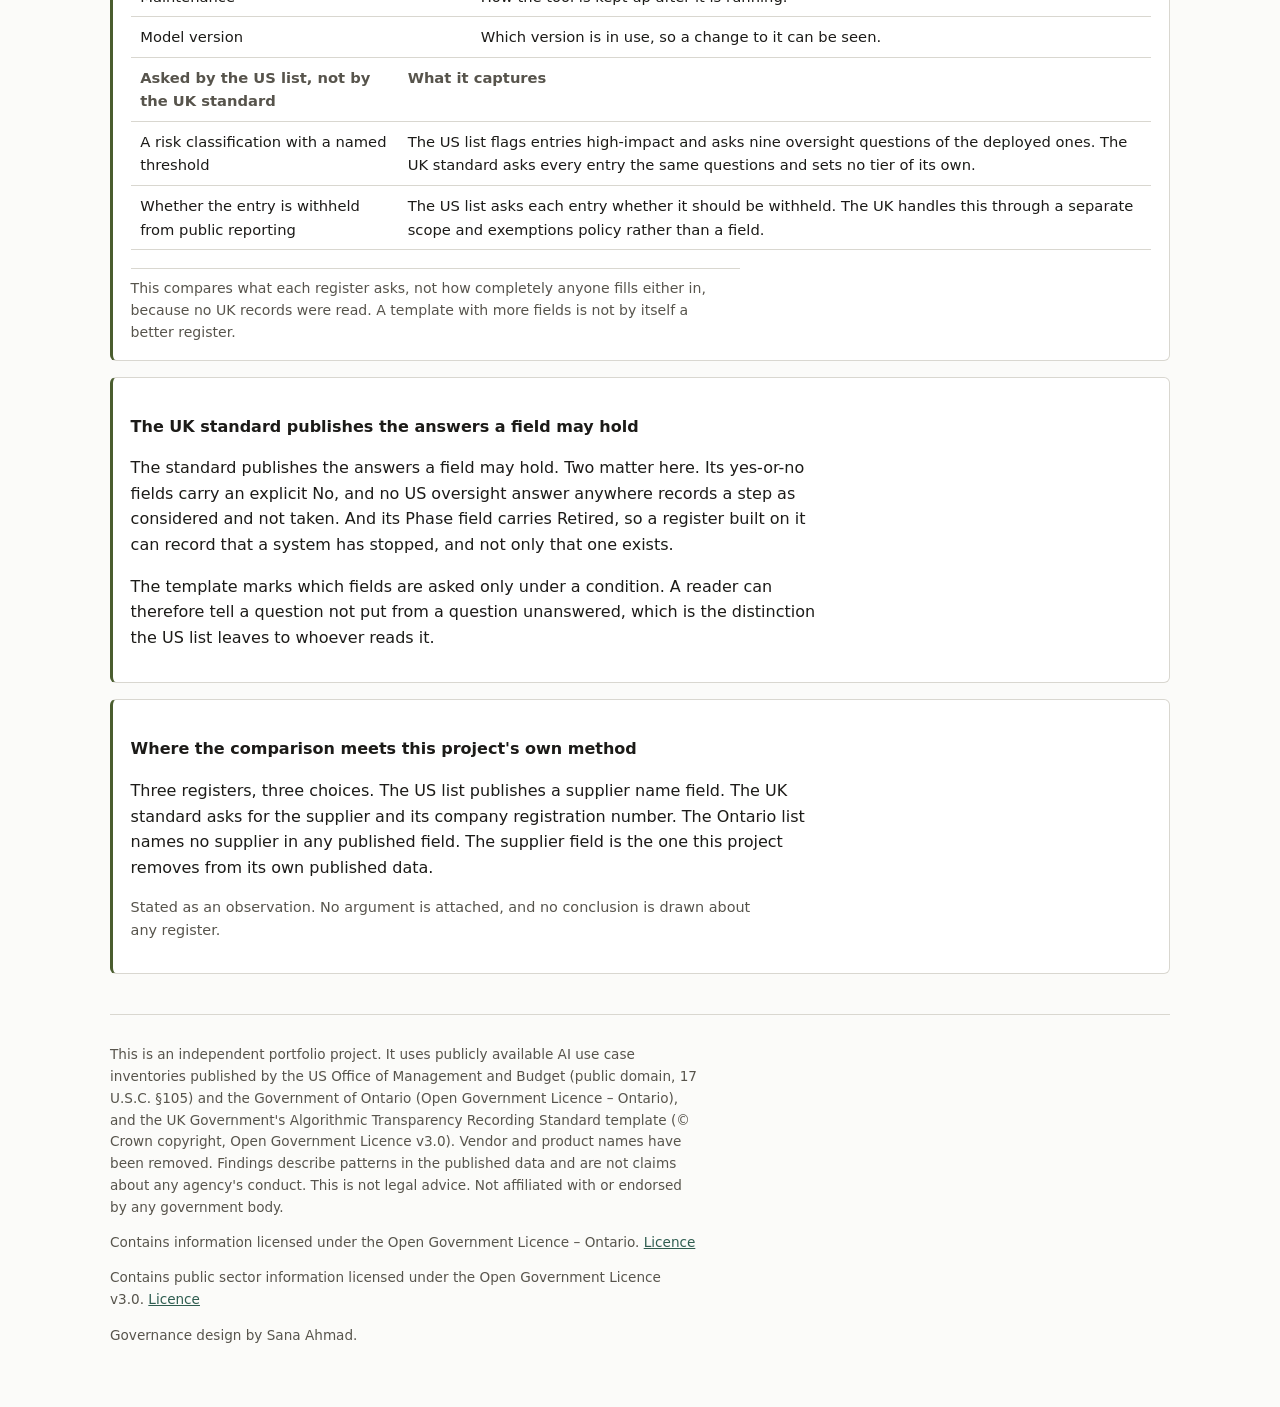
<file: docs/gaps.html>
<!DOCTYPE html>
<html lang="en">
<head>
<meta charset="utf-8">
<meta name="viewport" content="width=device-width, initial-scale=1">
<title>Gaps | AI Use Case Register Audit</title>
<meta property="og:type" content="website">
<meta property="og:site_name" content="AI Use Case Register Audit">
<meta property="og:title" content="What the register does not tell you">
<meta property="og:description" content="What this register does not record, and where it is easy to read wrongly.">
<meta property="og:url" content="https://saa2252.github.io/ai-use-case-register-audit/gaps.html">
<meta property="og:image" content="https://saa2252.github.io/ai-use-case-register-audit/assets/card.png">
<meta property="og:image:alt" content="Two forms side by side. The left is a published entry with most of its ten boxes empty. The right is a made-up entry with every box resolved.">
<meta property="twitter:card" content="summary_large_image">
<meta property="twitter:title" content="What the register does not tell you">
<meta property="twitter:description" content="What this register does not record, and where it is easy to read wrongly.">
<meta property="twitter:image" content="https://saa2252.github.io/ai-use-case-register-audit/assets/card.png">
<link rel="stylesheet" href="assets/style.css?v=anehkkjo">
</head>
<body>
<div class="wrap" data-dv="akecoejl">

<header>
  <h1>AI Use Case Register Audit</h1>
  <p class="lede">An independent read of publicly published AI use case inventories.</p>
  <nav>
    <div class="navgroup audit">
      <span class="navlabel">What I would build</span>
      <span class="navlinks">
        <a href="index.html">The field set</a>
        <a href="keeping.html">Keeping it current</a>
      </span>
    </div>
    <div class="navgroup design">
      <span class="navlabel">What the register says</span>
      <span class="navlinks">
        <a href="register.html">The register</a>
        <a href="gaps.html" aria-current="page">What it does not tell you</a>
        <a href="obligations.html">The oversight pack</a>
      </span>
    </div>
  </nav>
</header>

<main>
  <h2>What the register does not tell you</h2>
  <p class="lede">What this register does not record, and where it is easy to read wrongly.</p>
  <div class="intro">
    <p><strong>A register is only as useful as it is readable.</strong> This page shows what the published register does not record, and where it is easy to count wrongly.</p>
    <p>None of this is a claim that anyone did anything wrong. Every finding describes the file as published. Five rules apply to every figure on this site: <a href="index.html#how-to-read">how to read these numbers</a>.</p>
    <p class="note"><strong>Where the numbers come from.</strong> Anything labelled <em>published</em> is a figure the source states in its own summary. Everything else was counted from the data file by this project. Where the two disagree, both are shown.</p>
  </div>

  <div class="summary" id="summary">
    <p class="summary-lead">Five questions, with what the published register can answer. Select one to read the finding it comes from.</p>
    <div id="questions"></div>
  </div>

  <nav class="rail" id="rail" aria-label="Sections"></nav>

  <section class="qsection" id="s-count">
  <h2>The register counts two different kinds of thing</h2>
  <div class="panel" data-kind="count">
    <p class="lead-in">Agencies report their AI two ways, and the two cannot be added together. The headline count includes only the first.</p>
    <p><span class="fig" data-figure="M1.individually_reported_entries" data-fmt="n"></span> entries are reported individually, one per system.</p>
    <p>The second route is <strong>consolidated reporting</strong>: rather than list every common tool, an agency ticks a shared list of ordinary tasks done with <strong>off-the-shelf</strong> software, meaning products bought ready-made. <span data-figure="M1.consolidated_route.agencies"></span> agencies report this way against <span data-figure="M1.consolidated_route.distinct_common_tasks"></span> tasks, giving <span data-figure="M1.consolidated_route.agency_task_combinations_in_use"></span> combinations marked in use.</p>
    <p class="qualifier"><strong>Never added together.</strong> <span data-figure="M1.never_summed_reason"></span></p>
  </div>

  <h2>How many entries read alike depends on where the line is drawn</h2>
  <div class="panel" data-kind="count">
    <p class="lead-in">Some entries are worded much like others. Whether that means one system written down twice, or two different systems described in similar words, the wording alone cannot say. How many turn up depends on how alike they have to be.</p>
    <div class="teach">
      <label for="thr">Move this either way: how alike two entries must be before they count as a pair</label>
      <input id="thr" type="range" min="0" max="2" step="1" value="1">
      <p class="readout">At <strong id="thr-value">–</strong>,
        <strong id="thr-entries">–</strong> entries are flagged, which is
        <strong id="thr-share">–</strong> of the register, from
        <strong id="thr-pairs">–</strong> candidate pairs.</p>
      <div class="marginal" id="thr-example"></div>
    </div>
    <details class="finding"><summary>All three settings, as published</summary>
      <div class="scroller"><table>
        <thead><tr><th>Threshold</th><th>Candidate pairs</th><th>Entries flagged</th><th>Share</th></tr></thead>
        <tbody id="thresholds"></tbody>
      </table></div>
    </details>
    <details class="finding"><summary>How the comparison is done</summary>
      <p><span data-figure="M1.similarity_method.plain"></span></p>
      <p class="note"><strong>Named.</strong> <span data-figure="M1.similarity_method.named"></span></p>
      <p class="note"><span data-figure="M1.similarity_method.term"></span></p>
      <p class="note"><strong>Why this one.</strong> <span data-figure="M1.similarity_method.why_this_one"></span></p>
      <p class="note"><strong>Reproduce it.</strong> <span data-figure="M1.similarity_method.reproduce"></span></p>
    </details>
    <p class="qualifier"><span data-figure="M1.caveat"></span></p>
  </div>
    <p class="handoff">That is how many there are. Whether the figures the source publishes agree with the file is the next question.</p>

  </section>

  <section class="qsection" id="s-recon">
  <h2>Two of the publisher's own figures do not match its data, and a third could not be checked</h2>
  <div class="panel" data-kind="gap">
    <p class="lead-in">The source states seven summary figures. Four match the data exactly. Two do not. The seventh could not be checked either way, because no method this project tried reproduced it, so no counterpart figure is published for it.</p>
    <div class="scroller"><table>
      <thead><tr><th>Figure</th><th>Published</th><th>In the data</th><th>Possible explanations</th></tr></thead>
      <tbody id="mismatches"></tbody>
    </table></div>
    <p>The source's own per-agency table also disagrees with the total printed beneath it, in one column, by <span data-figure="M2.reconciliation.internal_disagreement_in_source_table.difference"></span>.</p>
    <p class="qualifier">Each is a disagreement between a published figure and the published data. No error is attributed to anyone, and where two explanations are possible both are stated and neither is chosen.</p>
  </div>

  <h2>Completeness varies far less within an agency than across the list</h2>
  <div class="panel" data-kind="gap">
    <p class="lead-in">Inside a single agency's submission, entries are filled in to almost the same degree as each other. Across the whole list, the range is wide. What produces that pattern is not visible in the file, which records nothing about who filled an entry in or when.</p>
    <p>Each entry has <span data-figure="M2.completeness_shape.core_fields_counted"></span> core fields. <span data-figure="M2.completeness_shape.statement"></span></p>
    <p>Put plainly: entries from the same agency are filled in to a similar degree as each other, and entries from different agencies are not. That is what was counted. Whether it would hold for a submission this project has not seen was not tested.</p>
    <details class="finding"><summary>The supporting measures</summary>
      <div class="scroller"><table>
        <tbody>
          <tr><td>Agencies where every entry shares one value</td><td data-figure="M2.completeness_shape.agencies_where_every_entry_shares_one_value"></td></tr>
          <tr><td>Entries inside those agencies</td><td data-figure="M2.completeness_shape.entries_in_those_agencies" data-fmt="n"></td></tr>
          <tr><td>Agencies where over four fifths share one value</td><td data-figure="M2.completeness_shape.agencies_where_over_four_fifths_share_one_value"></td></tr>
          <tr><td>Entries inside those agencies</td><td data-figure="M2.completeness_shape.entries_in_those_agencies_too" data-fmt="n"></td></tr>
          <tr><td>Median share at an agency's most common value</td><td><span data-figure="M2.completeness_shape.median_share_of_entries_at_an_agency_most_common_value"></span>%</td></tr>
        </tbody>
      </table></div>
    </details>
    <p class="note">The same shape appears in the oversight questions on the next page.</p>
    <p class="qualifier"><span data-figure="M2.caveat"></span></p>
  </div>
    <p class="handoff">Those are the figures that disagree. How current any of it is comes next.</p>

  </section>

  <section class="qsection" id="s-time">
  <h2>The register cannot say how current any entry is</h2>
  <div class="panel" data-kind="gap">
    <p class="lead-in">Nothing records when an entry was last checked, so a description written last month and one written years ago and never revisited look identical.</p>
    <p><span data-figure="M3.finding"></span></p>

    <h3>What would call for a re-check, and what the register would notice</h3>
    <p class="lead-in">Five kinds of change would normally mean an entry needs verifying again. The register records none of them as a change.</p>
    <p><span data-figure="M3.re_verification_trigger_diagnostic.group_one.statement"></span></p>
    <ul id="group-one"></ul>
    <p><strong><span data-figure="M3.re_verification_trigger_diagnostic.group_two.statement"></span></strong></p>
    <p class="note"><span data-figure="M3.re_verification_trigger_diagnostic.why_reported_separately"></span></p>

    <h3>The one date field</h3>
    <p class="lead-in">It records when a system started running, not when its entry was checked. The register asks for it only of entries at the pilot and deployed stages.</p>
    <p>It asks <span data-figure="M3.operational_date_where_asked.entries_asked"></span> entries for a date. <span data-figure="M3.operational_date_where_asked.share_of_entries_asked"></span>% of those carry a value, and of every value in the field <span data-figure="M3.operational_date.parse_rate"></span>% can be read as dates, leaving <span data-figure="R4.figures.unresolvable_rate"></span> written in a form that could mean two things. Usable dates cover <span data-figure="M3.operational_date_where_asked.usable_dates_as_share_of_entries_asked"></span>% of the entries the register asks.</p>
    <aside class="correction" role="note">
      <p class="correction-head" data-figure="corrections.date_denominator.heading"></p>
      <p data-figure="corrections.date_denominator.text"></p>
    </aside>
    <p class="note"><span data-figure="M3.operational_date_where_asked.entries_undetermined"></span> entries record no development stage, so nothing in the file says which group they belong to, and they are counted in neither. <span data-figure="M3.operational_date_where_asked.entries_not_asked_that_carry_a_date_anyway"></span> entries the register does not ask carry a date anyway.</p>
    <p class="note"><span data-figure="M3.operational_date.values_dated_after_the_download_date"></span> values carry a date later than the day this project downloaded the file. An observation. No inference is drawn from it.</p>
    <p class="qualifier"><span data-figure="M3.caveat"></span></p>
  </div>
    <p class="handoff">Nothing records when an entry was checked. Whether the file can be counted correctly at all comes next.</p>

  </section>

  <section class="qsection" id="s-counting">
  <h2>Seven ways a careful person would still get these numbers wrong</h2>
  <div class="panel" data-kind="method">
    <p class="lead-in">Suppose you downloaded this register and opened it in a spreadsheet to answer a simple question, such as how many entries say which groups of people the system affects. You would get a wrong answer, and nothing would tell you it was wrong.</p>
    <p>These seven are the reasons. They are properties of how the files are written, not of what any agency reported.</p>

    <div class="teach">
      <p>Two fields look fully answered and are almost empty. Where a question lets you tick several boxes, ticking none is stored as two square brackets with nothing between them, like this: <code>[]</code>. A spreadsheet counts those brackets as an answer.</p>
      <p class="note">Press the button and watch what those two fields actually hold.</p>
      <button id="empty-toggle" type="button" aria-pressed="false">Show what they actually hold</button>
      <div class="scroller"><table>
        <thead><tr><th>Field</th><th id="empty-mode">Read at a glance</th></tr></thead>
        <tbody id="emptylist"></tbody>
      </table></div>
    </div>

    <div id="reuse-lead"></div>
    <div id="reuse-rest"></div>
    <p class="note">Three of the seven make a column read fuller than it is. One makes a set of choices look complete when hundreds of entries sit outside it. One is a file that will not open the usual way. One is about which of two published files was meant. One is about a value the file uses and its own documentation does not define.</p>

    <h3>What was done to this data before it was published</h3>
    <p class="lead-in">Agencies wrote the same category in many different ways, and the publisher folded those into a shorter list before publishing. The categories a reader counts are the publisher's, not the agencies'.</p>
    <p>The document explaining the file records <span data-figure="M2-preparation.written_forms_folded_into_them"></span> written forms folded into <span data-figure="M2-preparation.categories_published"></span> categories.</p>
    <div class="scroller"><table>
      <thead><tr><th>Category as published</th><th>Written forms folded into it</th></tr></thead>
      <tbody id="folded"></tbody>
    </table></div>
    <p class="note">One of those forms named two categories at once and was folded into a single one.</p>
    <p class="qualifier"><span data-figure="M2-preparation.caveat"></span></p>
  </div>
    <p class="handoff">Those are the traps in counting it. What a second government asks that this one does not comes last.</p>

  </section>

  <section class="qsection" id="s-compare">
  <h2>Another government asks different questions</h2>
  <div class="panel" data-kind="compare">
    <p class="lead-in">What a register asks is a design choice, and two governments chose differently. The comparison here is the United Kingdom's recording standard, which its central government departments have been required to use since 2024.</p>
    <p>The US list publishes <span data-figure="M5.federal_register.fields_published"></span> fields. The UK template asks <span data-figure="M5.uk_standard.fields_published"></span>, of which <span data-figure="M5.uk_standard.fields_asked_only_under_a_condition"></span> are asked only under a stated condition. A template with more fields is not by itself a better register, so what follows is which questions each asks that the other does not.</p>
    <div class="scroller"><table>
      <thead><tr><th>Asked by the UK standard, not by the US list</th><th>What it captures</th></tr></thead>
      <tbody id="uk-only"></tbody>
    </table></div>
    <div class="scroller"><table>
      <thead><tr><th>Asked by the US list, not by the UK standard</th><th>What it captures</th></tr></thead>
      <tbody id="fed-only"></tbody>
    </table></div>
    <p class="qualifier"><span data-figure="M5.caveat"></span></p>
  </div>

  <div class="panel" data-kind="compare">
    <h3>The UK standard publishes the answers a field may hold</h3>
    <p><span data-figure="M5.published_answers.note"></span></p>
    <p><span data-figure="M5.conditionality_is_marked.note"></span></p>
  </div>

  <div class="panel observation" data-kind="compare">
    <h3>Where the comparison meets this project's own method</h3>
    <p><span data-figure="M5.naming_practice"></span></p>
    <p class="note">Stated as an observation. No argument is attached, and no conclusion is drawn about any register.</p>
  </div>
  </section>

</main>

<footer>
  <p id="disclaimer">This is an independent portfolio project. It uses publicly available AI use case inventories published by the US Office of Management and Budget (public domain, 17 U.S.C. §105) and the Government of Ontario (Open Government Licence – Ontario), and the UK Government's Algorithmic Transparency Recording Standard template (© Crown copyright, Open Government Licence v3.0). Vendor and product names have been removed. Findings describe patterns in the published data and are not claims about any agency's conduct. This is not legal advice. Not affiliated with or endorsed by any government body.</p>
  <p id="ontario-attribution">Contains information licensed under the Open Government Licence – Ontario. <a href="https://www.ontario.ca/page/open-government-licence-ontario">Licence</a></p>
  <p id="uk-attribution">Contains public sector information licensed under the Open Government Licence v3.0. <a href="https://www.nationalarchives.gov.uk/doc/open-government-licence/version/3/">Licence</a></p>
  <p>Governance design by Sana Ahmad.</p>
</footer>

</div>
<script src="assets/figures.js?v=bfeafdni"></script>
<script src="assets/views.js?v=oplognoj"></script>
<script src="assets/summary.js?v=aanedlco"></script>
</body>
</html>
</file>
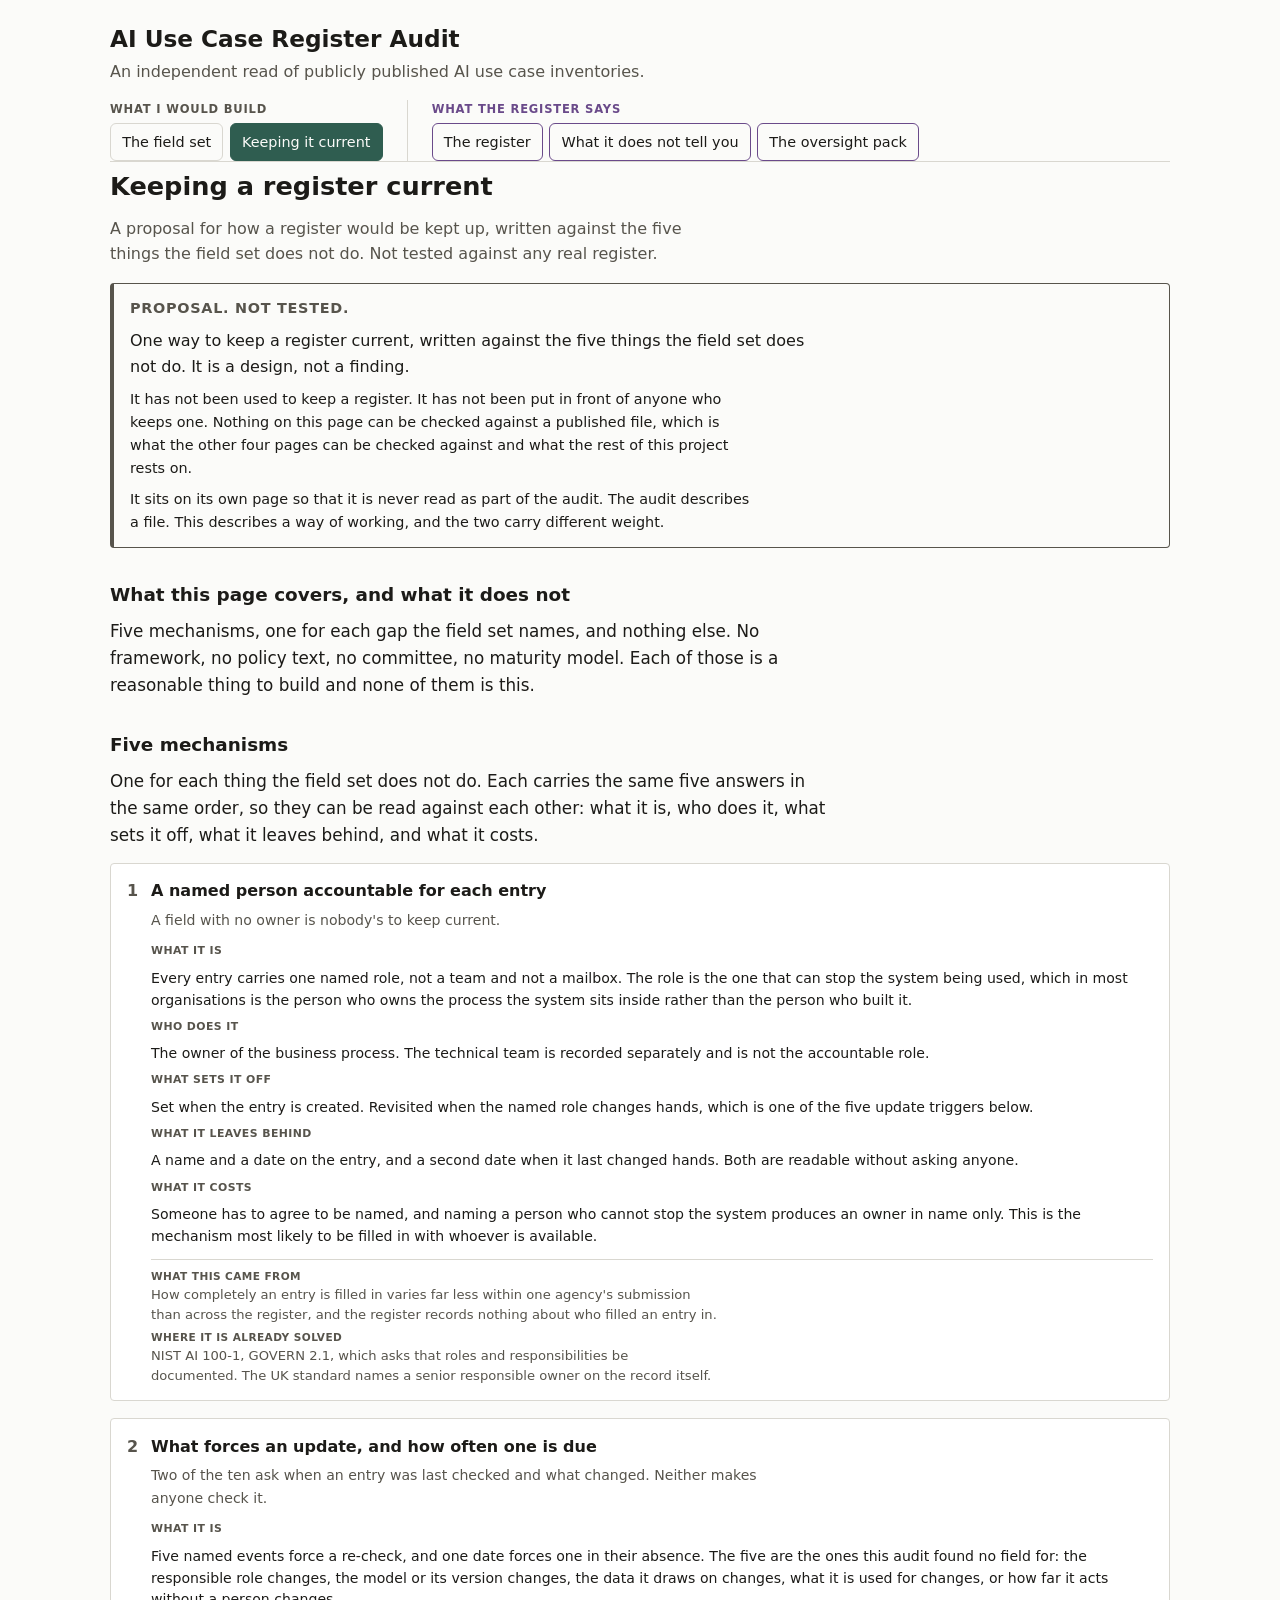
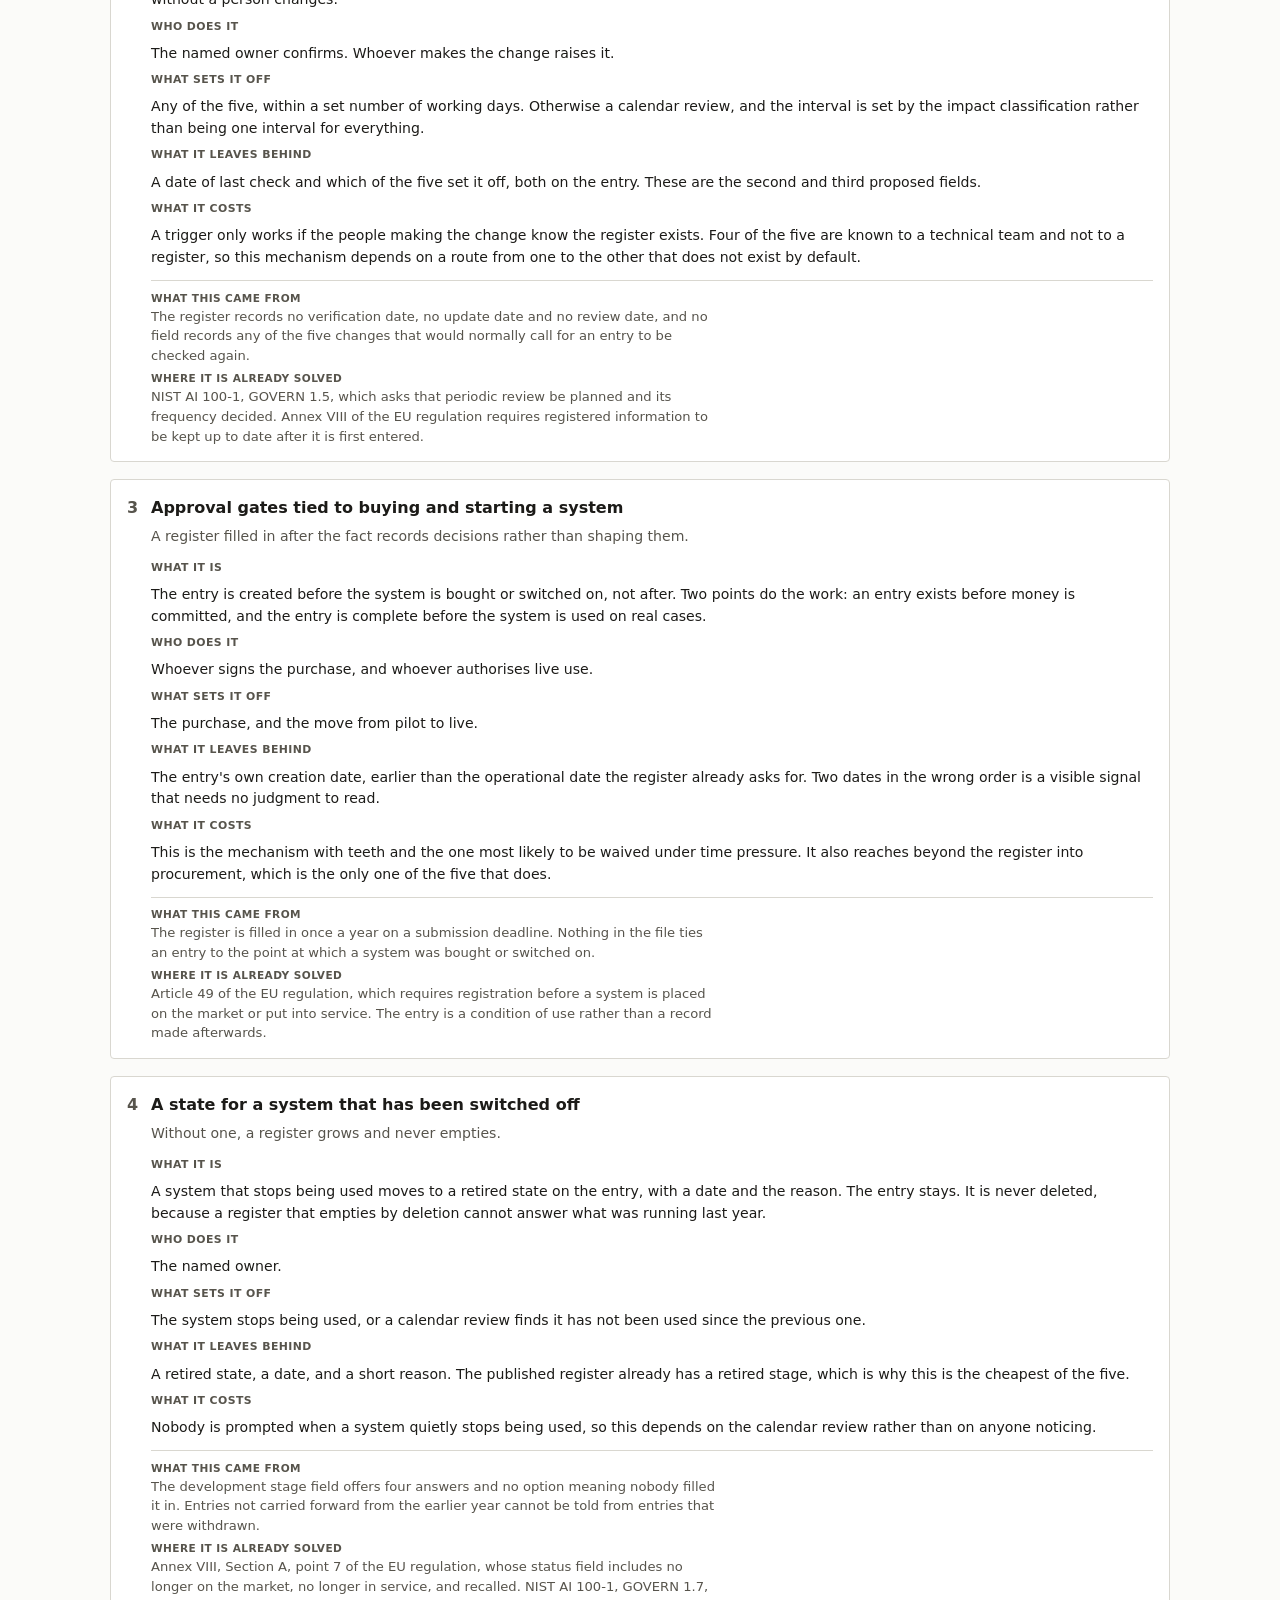
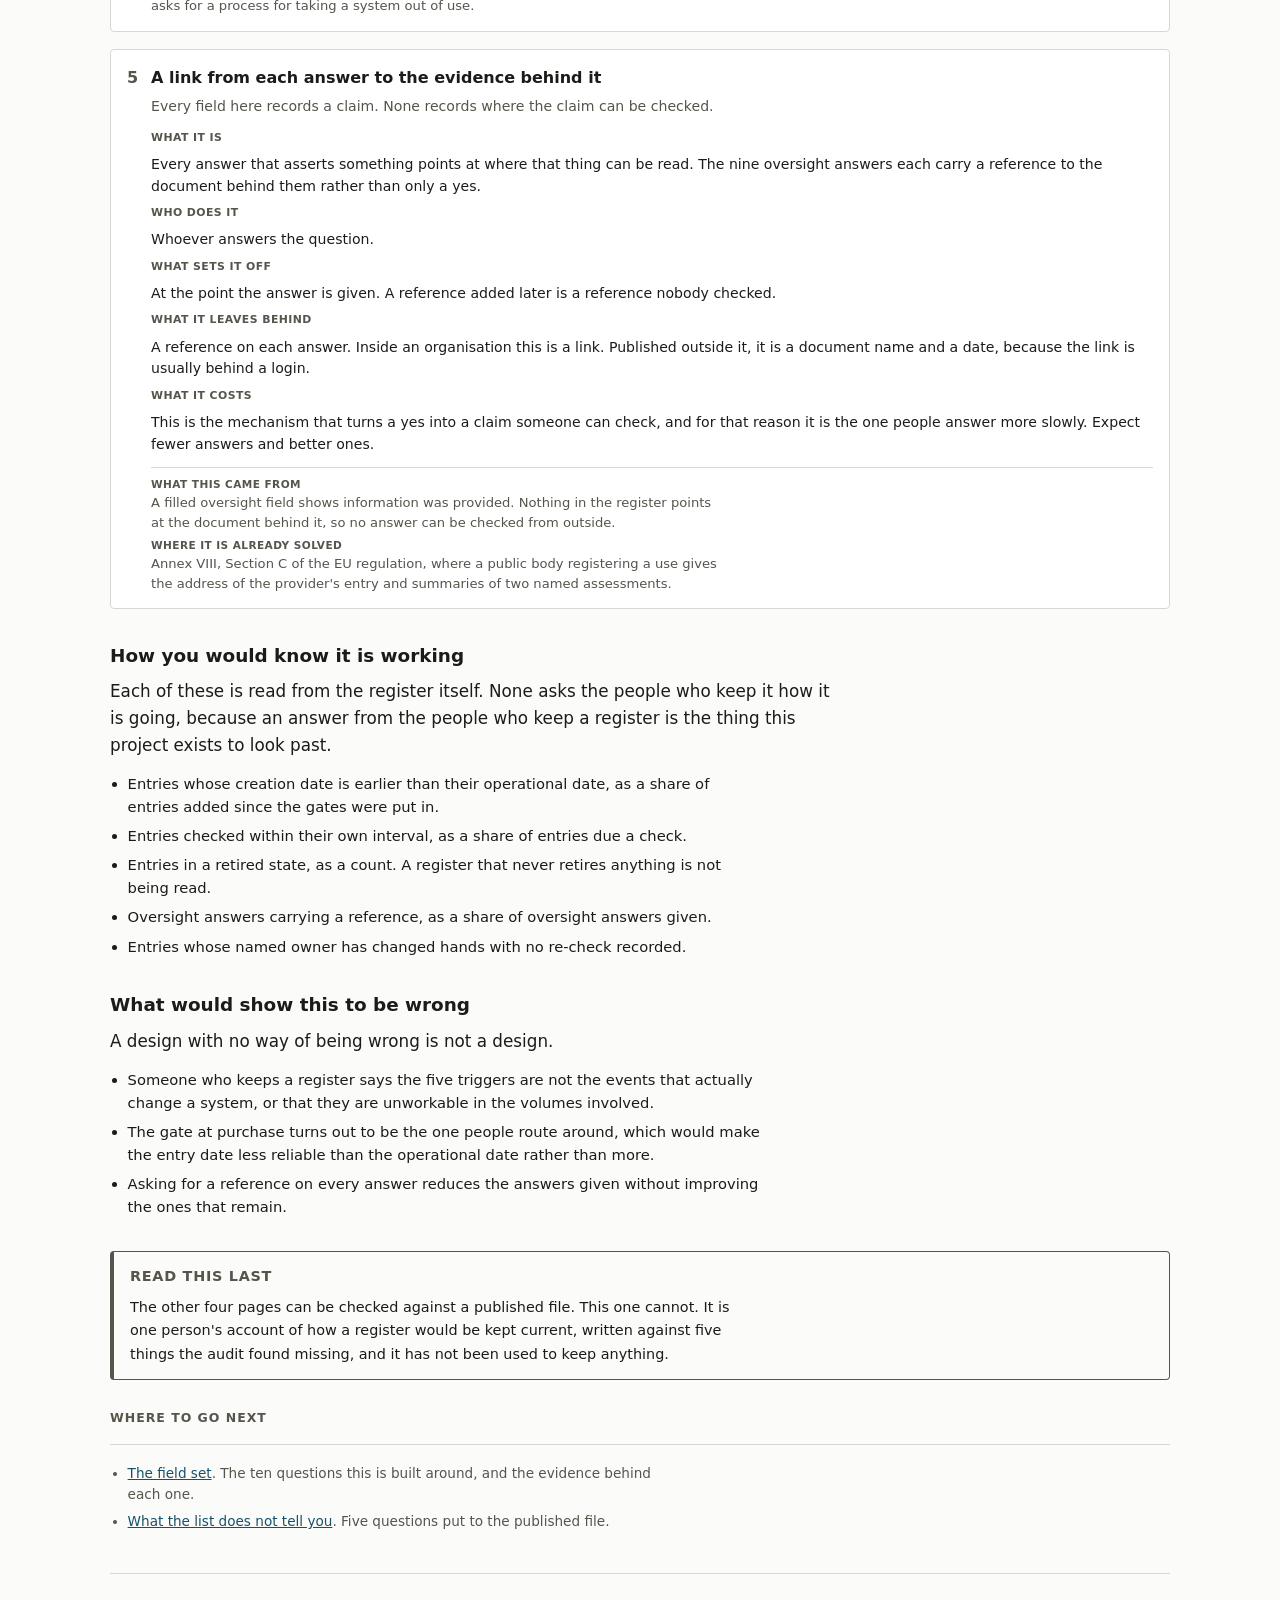
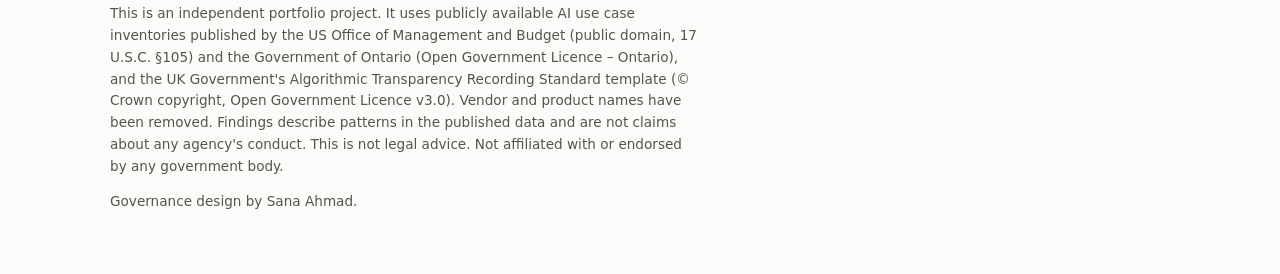
<file: docs/keeping.html>
<!DOCTYPE html>
<html lang="en">
<head>
<meta charset="utf-8">
<meta name="viewport" content="width=device-width, initial-scale=1">
<title>Keeping it current | AI Use Case Register Audit</title>
<meta property="og:type" content="website">
<meta property="og:site_name" content="AI Use Case Register Audit">
<meta property="og:title" content="Keeping a register current">
<meta property="og:description" content="A proposal for how a register would be kept up, written against the five things the field set does not do. Not tested against any real register.">
<meta property="og:url" content="https://saa2252.github.io/ai-use-case-register-audit/keeping.html">
<meta property="og:image" content="https://saa2252.github.io/ai-use-case-register-audit/assets/card.png">
<meta property="og:image:alt" content="Two forms side by side. The left is a published entry with most of its ten boxes empty. The right is a made-up entry with every box resolved.">
<meta property="twitter:card" content="summary_large_image">
<meta property="twitter:title" content="Keeping a register current">
<meta property="twitter:description" content="A proposal for how a register would be kept up, written against the five things the field set does not do. Not tested against any real register.">
<meta property="twitter:image" content="https://saa2252.github.io/ai-use-case-register-audit/assets/card.png">
<link rel="stylesheet" href="assets/style.css?v=anehkkjo">
</head>
<body>
<div class="wrap" data-dv="akecoejl">

<header>
  <h1>AI Use Case Register Audit</h1>
  <p class="lede">An independent read of publicly published AI use case inventories.</p>
  <nav>
    <div class="navgroup audit">
      <span class="navlabel">What I would build</span>
      <span class="navlinks">
        <a href="index.html">The field set</a>
        <a href="keeping.html" aria-current="page">Keeping it current</a>
      </span>
    </div>
    <div class="navgroup design">
      <span class="navlabel">What the register says</span>
      <span class="navlinks">
        <a href="register.html">The register</a>
        <a href="gaps.html">What it does not tell you</a>
        <a href="obligations.html">The oversight pack</a>
      </span>
    </div>
  </nav>
</header>

<main class="design-page">
  <h2>Keeping a register current</h2>
  <p class="lede">A proposal for how a register would be kept up, written against the five things the field set does not do. Not tested against any real register.</p>
  <section class="standing" id="standing">
    <p class="standing-label" data-om="status.label"></p>
    <p class="standing-lead" data-om="status.what_this_is"></p>
    <p data-om="status.what_this_is_not"></p>
    <p data-om="status.why_it_is_separate"></p>
  </section>

  <h2>What this page covers, and what it does not</h2>
  <p class="lead-in" data-om="status.scope"></p>

  <h2>Five mechanisms</h2>
  <p class="lead-in">One for each thing the field set does not do. Each carries the same five answers in the same order, so they can be read against each other: what it is, who does it, what sets it off, what it leaves behind, and what it costs.</p>
  <div class="mechanisms" id="mechanisms"></div>

  <h2>How you would know it is working</h2>
  <p class="lead-in">Each of these is read from the register itself. None asks the people who keep it how it is going, because an answer from the people who keep a register is the thing this project exists to look past.</p>
  <ul class="signals" id="signals"></ul>

  <h2>What would show this to be wrong</h2>
  <p class="lead-in">A design with no way of being wrong is not a design.</p>
  <ul class="signals" id="wrong"></ul>

  <div class="standing closing">
    <p class="standing-label">Read this last</p>
    <p>The other four pages can be checked against a published file. This one cannot. It is one person's account of how a register would be kept current, written against five things the audit found missing, and it has not been used to keep anything.</p>
  </div>

  <h2 class="h-quiet">Where to go next</h2>
  <div class="panel quiet">
    <ul class="onward">
      <li><a href="index.html">The field set</a>. The ten questions this is built around, and the evidence behind each one.</li>
      <li><a href="gaps.html">What the list does not tell you</a>. Five questions put to the published file.</li>
    </ul>
  </div>

</main>

<footer>
  <p id="disclaimer">This is an independent portfolio project. It uses publicly available AI use case inventories published by the US Office of Management and Budget (public domain, 17 U.S.C. §105) and the Government of Ontario (Open Government Licence – Ontario), and the UK Government's Algorithmic Transparency Recording Standard template (© Crown copyright, Open Government Licence v3.0). Vendor and product names have been removed. Findings describe patterns in the published data and are not claims about any agency's conduct. This is not legal advice. Not affiliated with or endorsed by any government body.</p>
  <p>Governance design by Sana Ahmad.</p>
</footer>

</div>

<script src="assets/keeping.js?v=lfemafpn"></script>
</body>
</html>
</file>
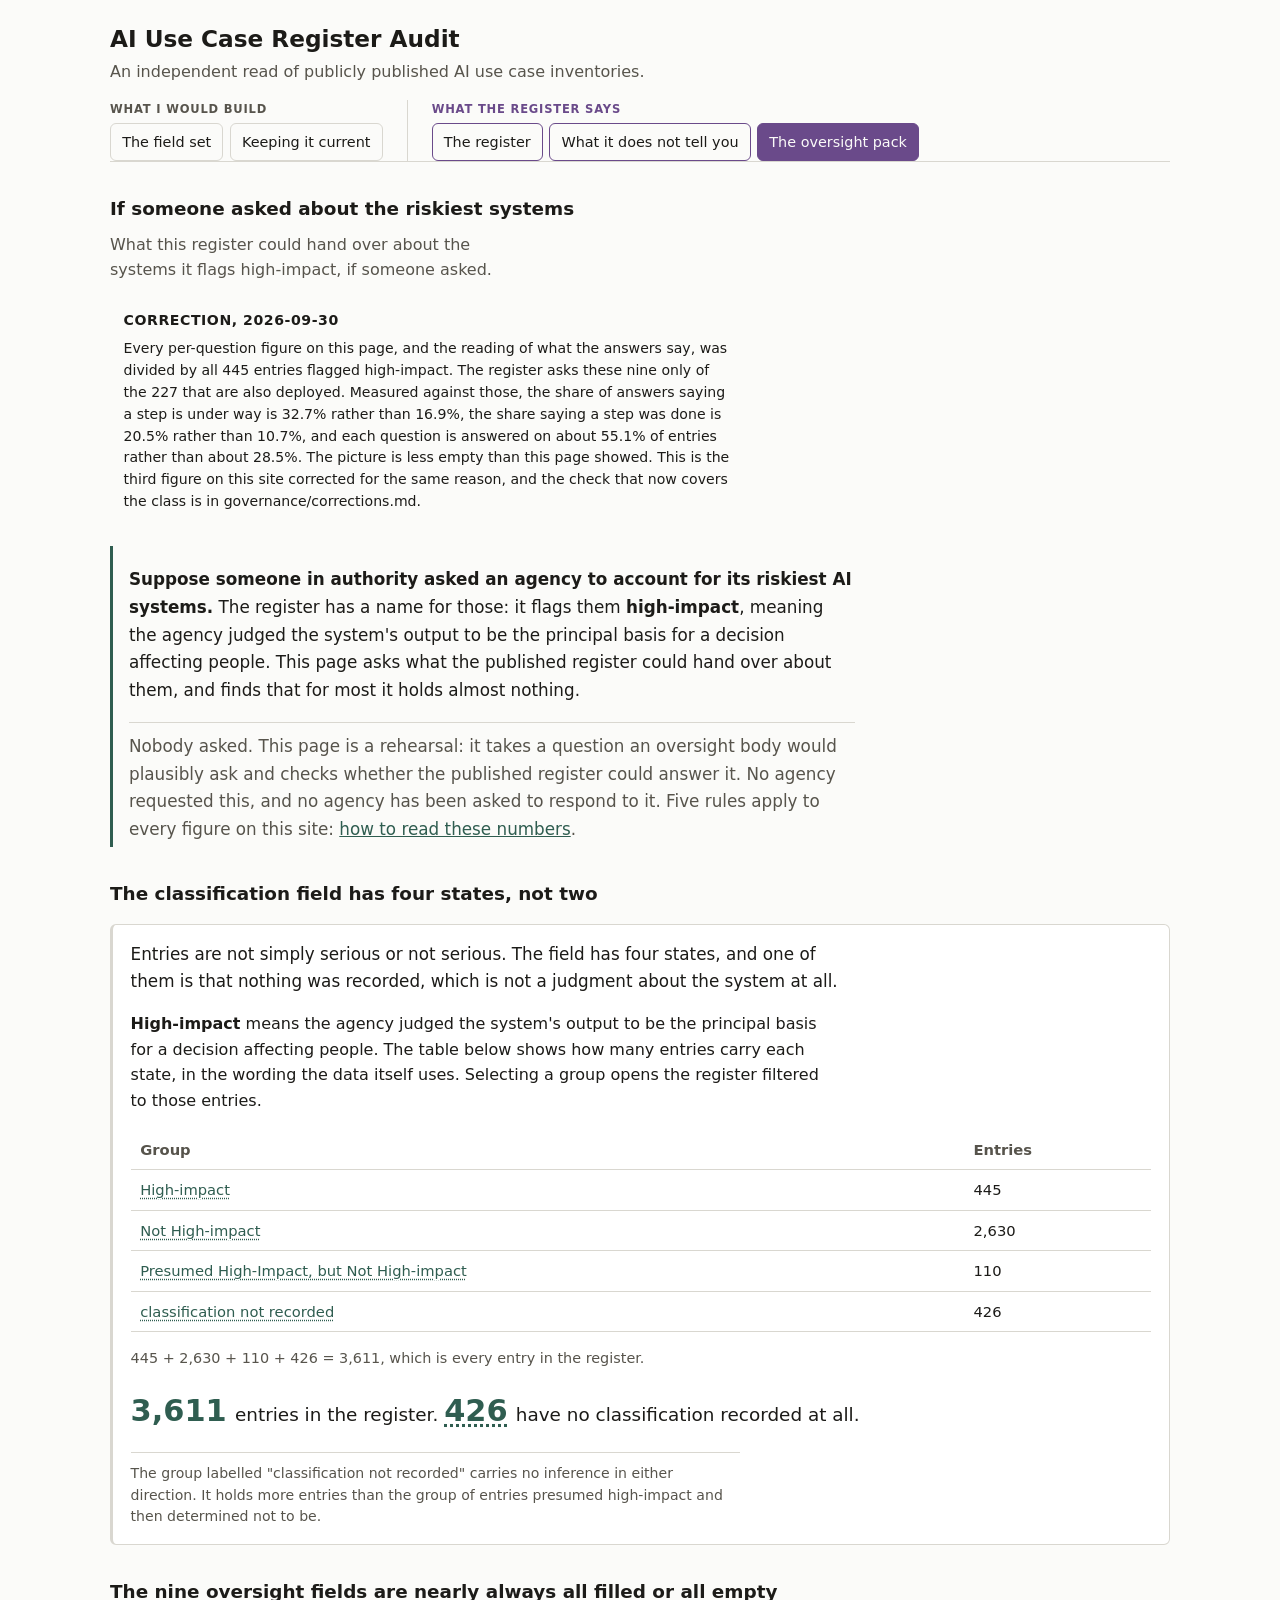
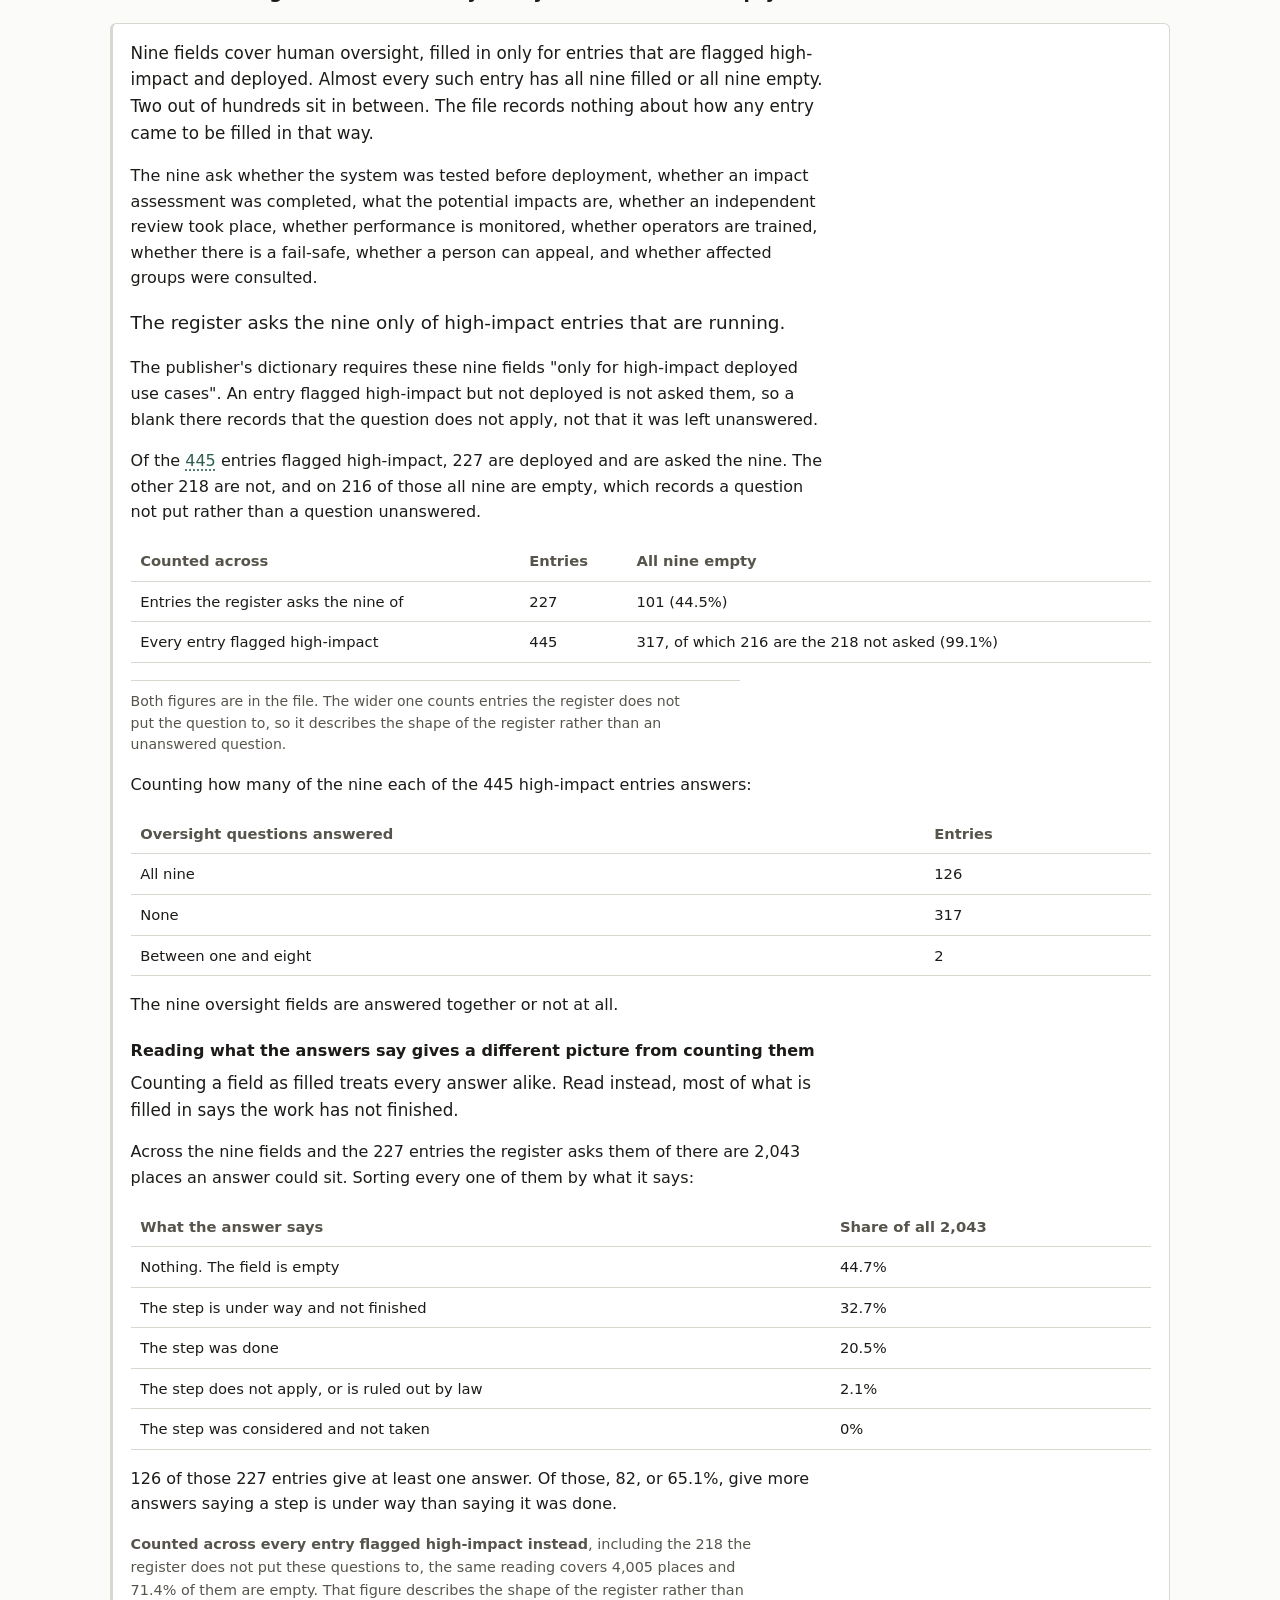
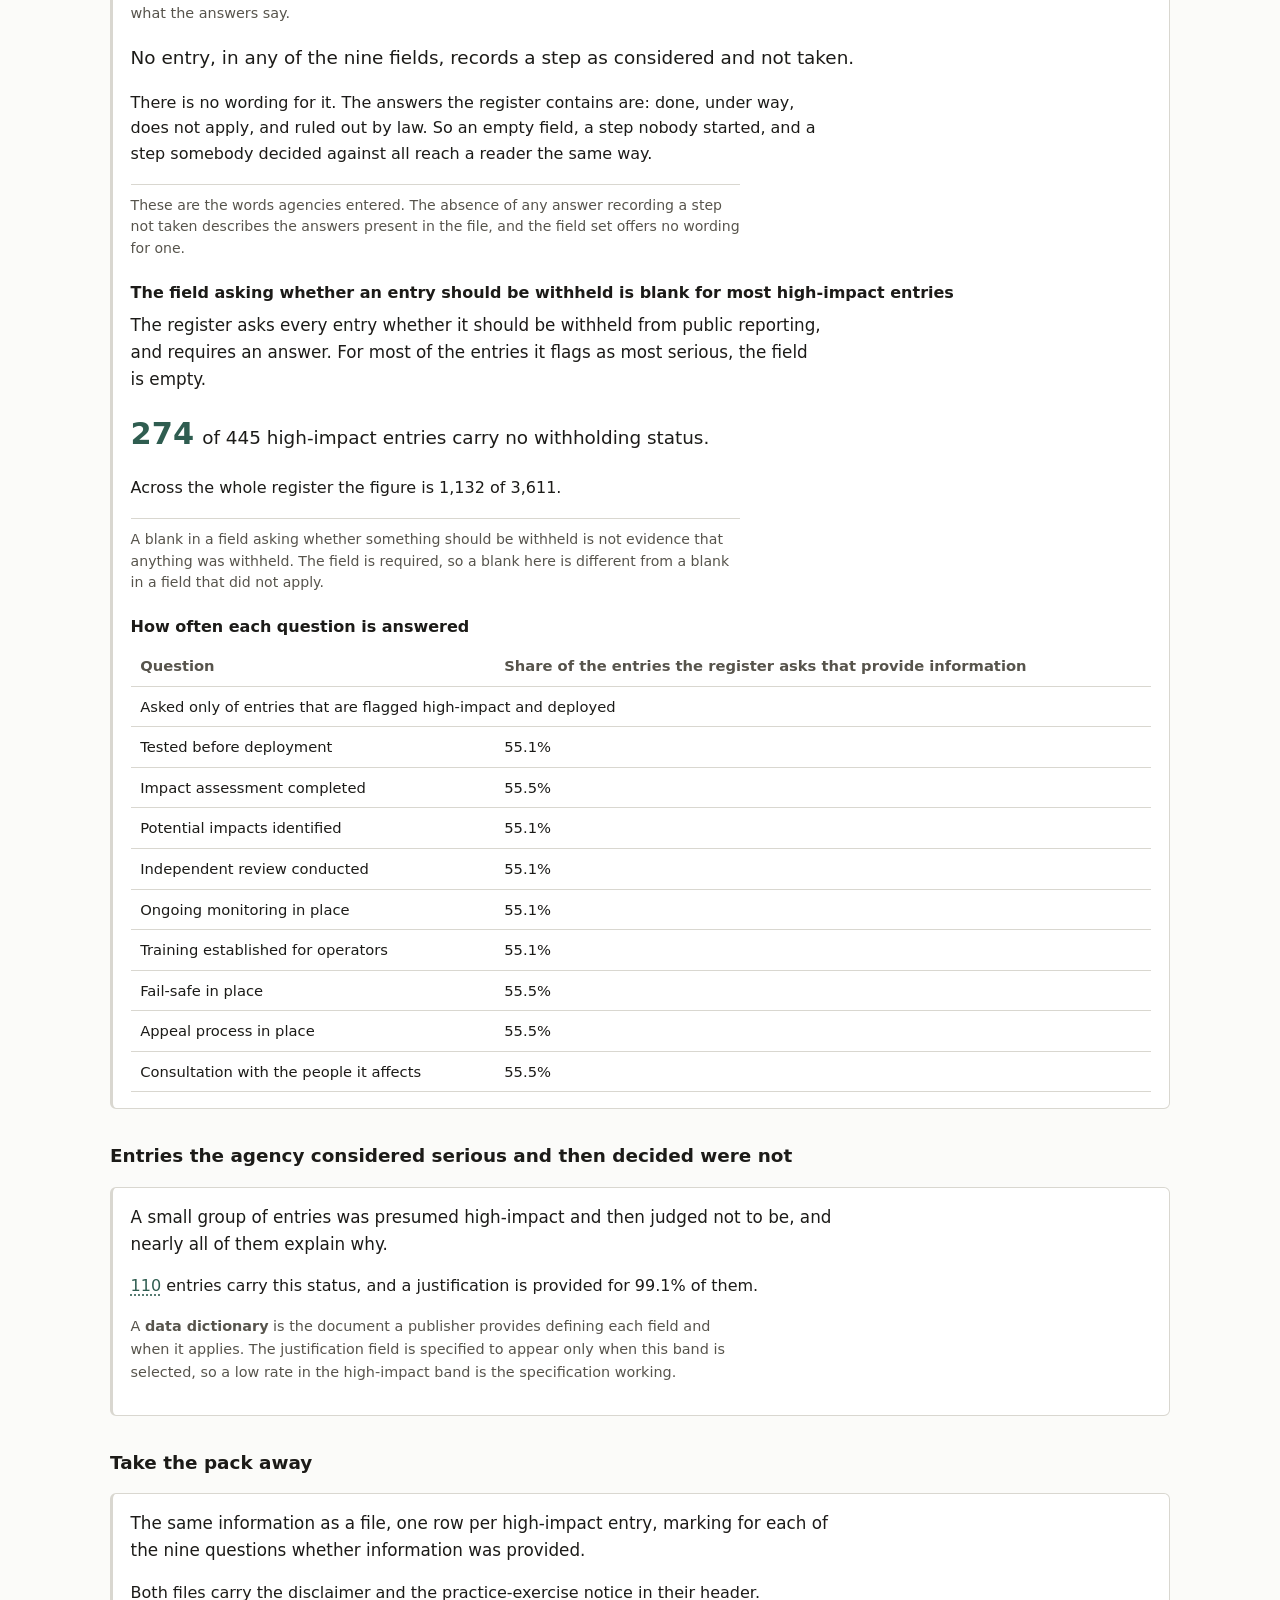
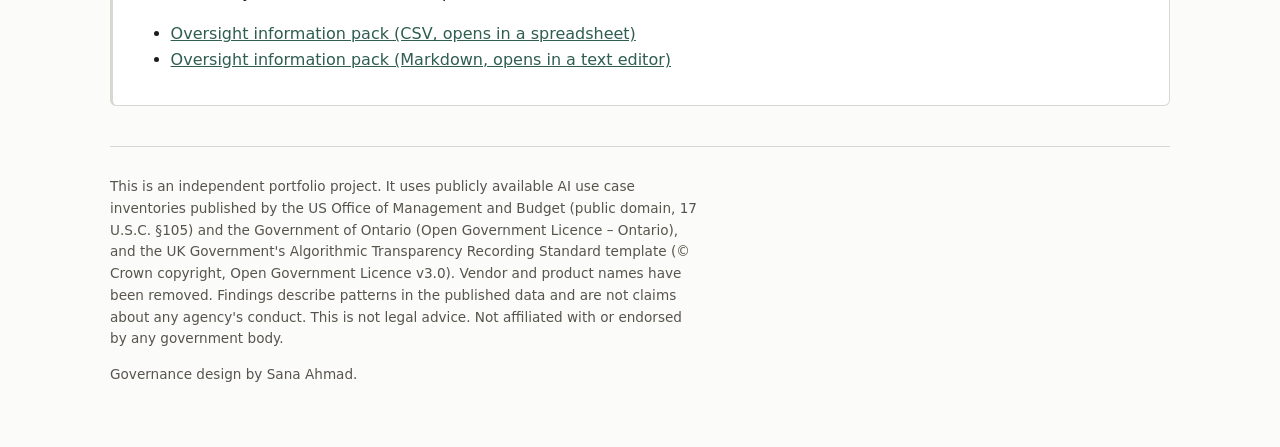
<file: docs/obligations.html>
<!DOCTYPE html>
<html lang="en">
<head>
<meta charset="utf-8">
<meta name="viewport" content="width=device-width, initial-scale=1">
<title>Oversight pack | AI Use Case Register Audit</title>
<meta property="og:type" content="website">
<meta property="og:site_name" content="AI Use Case Register Audit">
<meta property="og:title" content="If someone asked about the riskiest systems">
<meta property="og:description" content="What this register could hand over about the systems it flags high-impact, if someone asked.">
<meta property="og:url" content="https://saa2252.github.io/ai-use-case-register-audit/obligations.html">
<meta property="og:image" content="https://saa2252.github.io/ai-use-case-register-audit/assets/card.png">
<meta property="og:image:alt" content="Two forms side by side. The left is a published entry with most of its ten boxes empty. The right is a made-up entry with every box resolved.">
<meta property="twitter:card" content="summary_large_image">
<meta property="twitter:title" content="If someone asked about the riskiest systems">
<meta property="twitter:description" content="What this register could hand over about the systems it flags high-impact, if someone asked.">
<meta property="twitter:image" content="https://saa2252.github.io/ai-use-case-register-audit/assets/card.png">
<link rel="stylesheet" href="assets/style.css?v=anehkkjo">
</head>
<body>
<div class="wrap" data-dv="akecoejl">

<header>
  <h1>AI Use Case Register Audit</h1>
  <p class="lede">An independent read of publicly published AI use case inventories.</p>
  <nav>
    <div class="navgroup audit">
      <span class="navlabel">What I would build</span>
      <span class="navlinks">
        <a href="index.html">The field set</a>
        <a href="keeping.html">Keeping it current</a>
      </span>
    </div>
    <div class="navgroup design">
      <span class="navlabel">What the register says</span>
      <span class="navlinks">
        <a href="register.html">The register</a>
        <a href="gaps.html">What it does not tell you</a>
        <a href="obligations.html" aria-current="page">The oversight pack</a>
      </span>
    </div>
  </nav>
</header>

<main>
  <h2>If someone asked about the riskiest systems</h2>
  <p class="lede">What this register could hand over about the systems it flags high-impact, if someone asked.</p>
  <aside class="correction" role="note">
    <p class="correction-head" data-figure="corrections.oversight_base.heading"></p>
    <p data-figure="corrections.oversight_base.text"></p>
  </aside>

  <div class="intro">
    <p><strong>Suppose someone in authority asked an agency to account for its riskiest AI systems.</strong> The register has a name for those: it flags them <strong>high-impact</strong>, meaning the agency judged the system's output to be the principal basis for a decision affecting people. This page asks what the published register could hand over about them, and finds that for most it holds almost nothing.</p>
    <p class="qualifier">Nobody asked. This page is a rehearsal: it takes a question an oversight body would plausibly ask and checks whether the published register could answer it. No agency requested this, and no agency has been asked to respond to it. Five rules apply to every figure on this site: <a href="index.html#how-to-read">how to read these numbers</a>.</p>
  </div>

  <h2>The classification field has four states, not two</h2>
  <div class="panel">
    <p class="lead-in">Entries are not simply serious or not serious. The field has four states, and one of them is that nothing was recorded, which is not a judgment about the system at all.</p>
    <p><strong>High-impact</strong> means the agency judged the system's output to be the principal basis for a decision affecting people. The table below shows how many entries carry each state, in the wording the data itself uses. Selecting a group opens the register filtered to those entries.</p>
    <div class="scroller"><table>
      <thead><tr><th>Group</th><th>Entries</th></tr></thead>
      <tbody id="bands"></tbody>
    </table></div>
    <p id="band-sum" class="note"></p>
    <p class="pair">
      <span class="fig" data-figure="M4.register_rows" data-fmt="n"></span> entries in the register.
      <span class="fig" data-figure="M4.bands.classification not recorded" data-fmt="n"></span> have no classification recorded at all.
    </p>
    <p class="qualifier">The group labelled "classification not recorded" carries no inference in either direction. It holds more entries than the group of entries presumed high-impact and then determined not to be.</p>
  </div>

  <h2>The nine oversight fields are nearly always all filled or all empty</h2>
  <div class="panel">
    <p class="lead-in">Nine fields cover human oversight, filled in only for entries that are flagged high-impact and deployed. Almost every such entry has all nine filled or all nine empty. Two out of hundreds sit in between. The file records nothing about how any entry came to be filled in that way.</p>
    <p>The nine ask whether the system was tested before deployment, whether an impact assessment was completed, what the potential impacts are, whether an independent review took place, whether performance is monitored, whether operators are trained, whether there is a fail-safe, whether a person can appeal, and whether affected groups were consulted.</p>
    <p class="pair">The register asks the nine only of high-impact entries that are running.</p>
    <p><span data-figure="M4.oversight_conditionality.condition"></span></p>
    <p>Of the <span data-figure="M4.subset_size" data-fmt="n"></span> entries flagged high-impact, <span data-figure="M4.oversight_conditionality.required_of.entries" data-fmt="n"></span> are deployed and are asked the nine. The other <span data-figure="M4.oversight_conditionality.not_required_of.entries" data-fmt="n"></span> are not, and on <span data-figure="M4.oversight_conditionality.not_required_of.none_answered" data-fmt="n"></span> of those all nine are empty, which records a question not put rather than a question unanswered.</p>
    <div class="scroller"><table>
      <thead><tr><th>Counted across</th><th>Entries</th><th>All nine empty</th></tr></thead>
      <tbody>
        <tr><td>Entries the register asks the nine of</td><td data-figure="M4.oversight_conditionality.required_of.entries" data-fmt="n"></td><td><span data-figure="M4.oversight_conditionality.required_of.none_answered" data-fmt="n"></span> (<span data-figure="M4.oversight_conditionality.required_of.share_none_answered"></span>%)</td></tr>
        <tr><td>Every entry flagged high-impact</td><td data-figure="M4.subset_size" data-fmt="n"></td><td><span data-figure="M4.oversight_block_shape.none_answered" data-fmt="n"></span>, of which <span data-figure="M4.oversight_conditionality.not_required_of.none_answered" data-fmt="n"></span> are the <span data-figure="M4.oversight_conditionality.not_required_of.entries" data-fmt="n"></span> not asked (<span data-figure="M4.oversight_conditionality.not_required_of.share_none_answered"></span>%)</td></tr>
      </tbody>
    </table></div>
    <p class="qualifier"><span data-figure="M4.oversight_conditionality.caveat"></span></p>

    <p>Counting how many of the nine each of the <span data-figure="M4.subset_size" data-fmt="n"></span> high-impact entries answers:</p>
    <div class="scroller"><table>
      <thead><tr><th>Oversight questions answered</th><th>Entries</th></tr></thead>
      <tbody>
        <tr><td>All nine</td><td data-figure="M4.oversight_block_shape.all_nine_answered" data-fmt="n"></td></tr>
        <tr><td>None</td><td data-figure="M4.oversight_block_shape.none_answered" data-fmt="n"></td></tr>
        <tr><td>Between one and eight</td><td data-figure="M4.oversight_block_shape.partially_answered"></td></tr>
      </tbody>
    </table></div>
    <p><span data-figure="M4.oversight_block_shape.statement"></span></p>

    <h3>Reading what the answers say gives a different picture from counting them</h3>
    <p class="lead-in">Counting a field as filled treats every answer alike. Read instead, most of what is filled in says the work has not finished.</p>
    <p>Across the nine fields and the <span data-figure="M4.oversight_answers.entries" data-fmt="n"></span> entries the register asks them of there are <span data-figure="M4.oversight_answers.possible_answers" data-fmt="n"></span> places an answer could sit. Sorting every one of them by what it says:</p>
    <div class="scroller"><table>
      <thead><tr><th>What the answer says</th><th>Share of all <span data-figure="M4.oversight_answers.possible_answers" data-fmt="n"></span></th></tr></thead>
      <tbody>
        <tr><td>Nothing. The field is empty</td><td><span data-figure="M4.oversight_answers.share.blank"></span>%</td></tr>
        <tr><td>The step is under way and not finished</td><td><span data-figure="M4.oversight_answers.share.in progress"></span>%</td></tr>
        <tr><td>The step was done</td><td><span data-figure="M4.oversight_answers.share.done"></span>%</td></tr>
        <tr><td>The step does not apply, or is ruled out by law</td><td><span data-figure="M4.oversight_answers.share.not applicable"></span>%</td></tr>
        <tr><td>The step was considered and not taken</td><td><span data-figure="M4.oversight_answers.share.says no"></span>%</td></tr>
      </tbody>
    </table></div>
    <p><span data-figure="M4.oversight_answers.entries_answering_at_all" data-fmt="n"></span> of those <span data-figure="M4.oversight_answers.entries" data-fmt="n"></span> entries give at least one answer. Of those, <span data-figure="M4.oversight_answers.of_those_more_unfinished_than_done" data-fmt="n"></span>, or <span data-figure="M4.oversight_answers.of_those_more_unfinished_share"></span>%, give more answers saying a step is under way than saying it was done.</p>
    <p class="note"><strong>Counted across every entry flagged high-impact instead</strong>, including the <span data-figure="M4.oversight_conditionality.not_required_of.entries" data-fmt="n"></span> the register does not put these questions to, the same reading covers <span data-figure="M4.oversight_answers_all_flagged.possible_answers" data-fmt="n"></span> places and <span data-figure="M4.oversight_answers_all_flagged.share.blank"></span>% of them are empty. That figure describes the shape of the register rather than what the answers say.</p>
    <p class="pair">
      No entry, in any of the nine fields, records a step as considered and not taken.
    </p>
    <p>There is no wording for it. The answers the register contains are: done, under way, does not apply, and ruled out by law. So an empty field, a step nobody started, and a step somebody decided against all reach a reader the same way.</p>
    <p class="qualifier"><span data-figure="M4.oversight_answers.caveat"></span></p>

    <h3>The field asking whether an entry should be withheld is blank for most high-impact entries</h3>
    <p class="lead-in">The register asks every entry whether it should be withheld from public reporting, and requires an answer. For most of the entries it flags as most serious, the field is empty.</p>
    <p class="pair">
      <span class="fig" data-figure="M4.withholding_status.high_impact_with_no_status" data-fmt="n"></span>
      of <span data-figure="M4.withholding_status.high_impact_entries" data-fmt="n"></span> high-impact entries carry no withholding status.
    </p>
    <p>Across the whole register the figure is <span data-figure="M4.withholding_status.all_entries_with_no_status" data-fmt="n"></span> of <span data-figure="M4.withholding_status.all_entries" data-fmt="n"></span>.</p>
    <p class="qualifier"><span data-figure="M4.withholding_status.caveat"></span></p>

    <h3>How often each question is answered</h3>
    <div class="scroller"><table>
      <thead><tr><th>Question</th><th>Share of the entries the register asks that provide information</th></tr></thead>
      <tbody id="coverage"></tbody>
    </table></div>
  </div>

  <h2>Entries the agency considered serious and then decided were not</h2>
  <div class="panel">
    <p class="lead-in">A small group of entries was presumed high-impact and then judged not to be, and nearly all of them explain why.</p>
    <p><span data-figure="M4.presumed_band.rows"></span> entries carry this status, and a justification is provided for <span data-figure="M4.presumed_band.justification_fill_rate"></span>% of them.</p>
    <p class="note">A <strong>data dictionary</strong> is the document a publisher provides defining each field and when it applies. <span data-figure="M4.presumed_band.dictionary_note"></span></p>
  </div>

  <h2>Take the pack away</h2>
  <div class="panel">
    <p class="lead-in">The same information as a file, one row per high-impact entry, marking for each of the nine questions whether information was provided.</p>
    <p>Both files carry the disclaimer and the practice-exercise notice in their header.</p>
    <ul>
      <li><a href="data/oversight_information_pack.csv">Oversight information pack (CSV, opens in a spreadsheet)</a></li>
      <li><a href="data/oversight_information_pack.md">Oversight information pack (Markdown, opens in a text editor)</a></li>
    </ul>
  </div>

</main>

<footer>
  <p id="disclaimer">This is an independent portfolio project. It uses publicly available AI use case inventories published by the US Office of Management and Budget (public domain, 17 U.S.C. §105) and the Government of Ontario (Open Government Licence – Ontario), and the UK Government's Algorithmic Transparency Recording Standard template (© Crown copyright, Open Government Licence v3.0). Vendor and product names have been removed. Findings describe patterns in the published data and are not claims about any agency's conduct. This is not legal advice. Not affiliated with or endorsed by any government body.</p>
  <p>Governance design by Sana Ahmad.</p>
</footer>

</div>
<script src="assets/figures.js?v=bfeafdni"></script>
<script src="assets/views.js?v=oplognoj"></script>
</body>
</html>
</file>
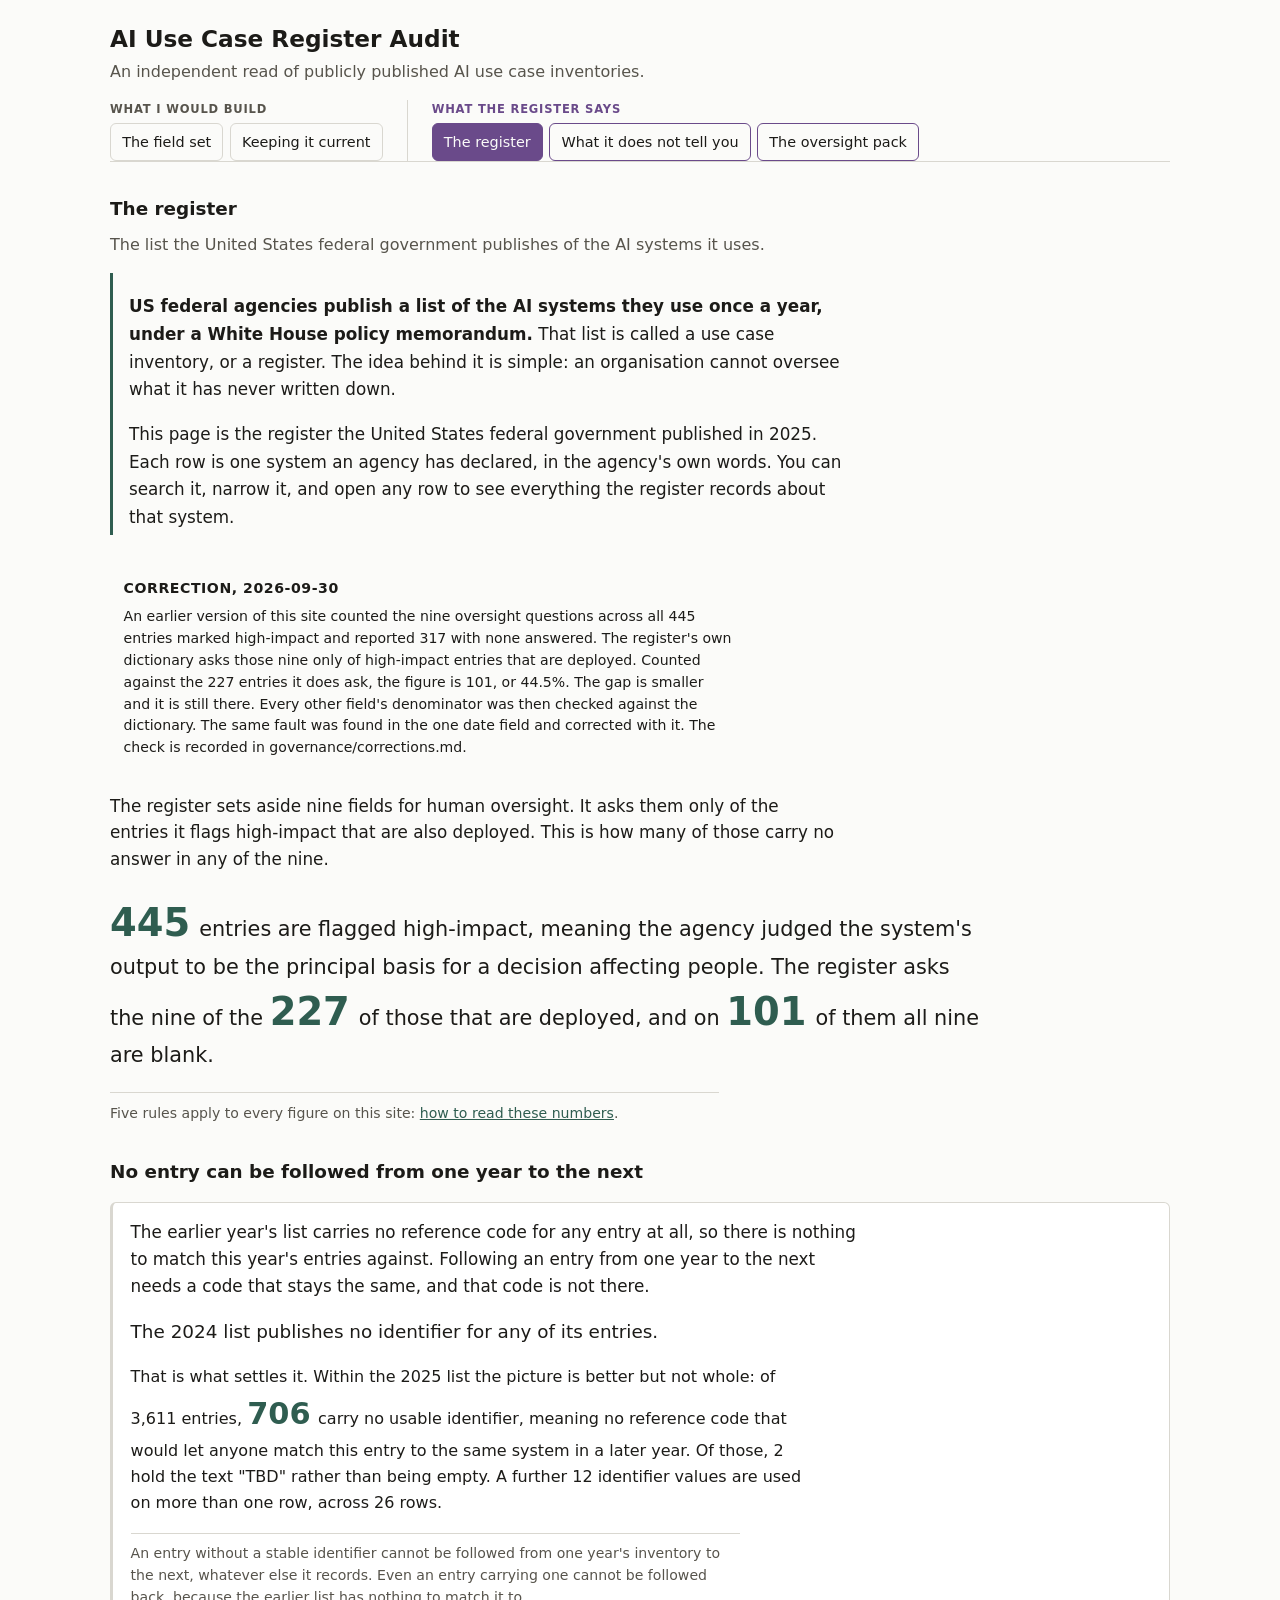
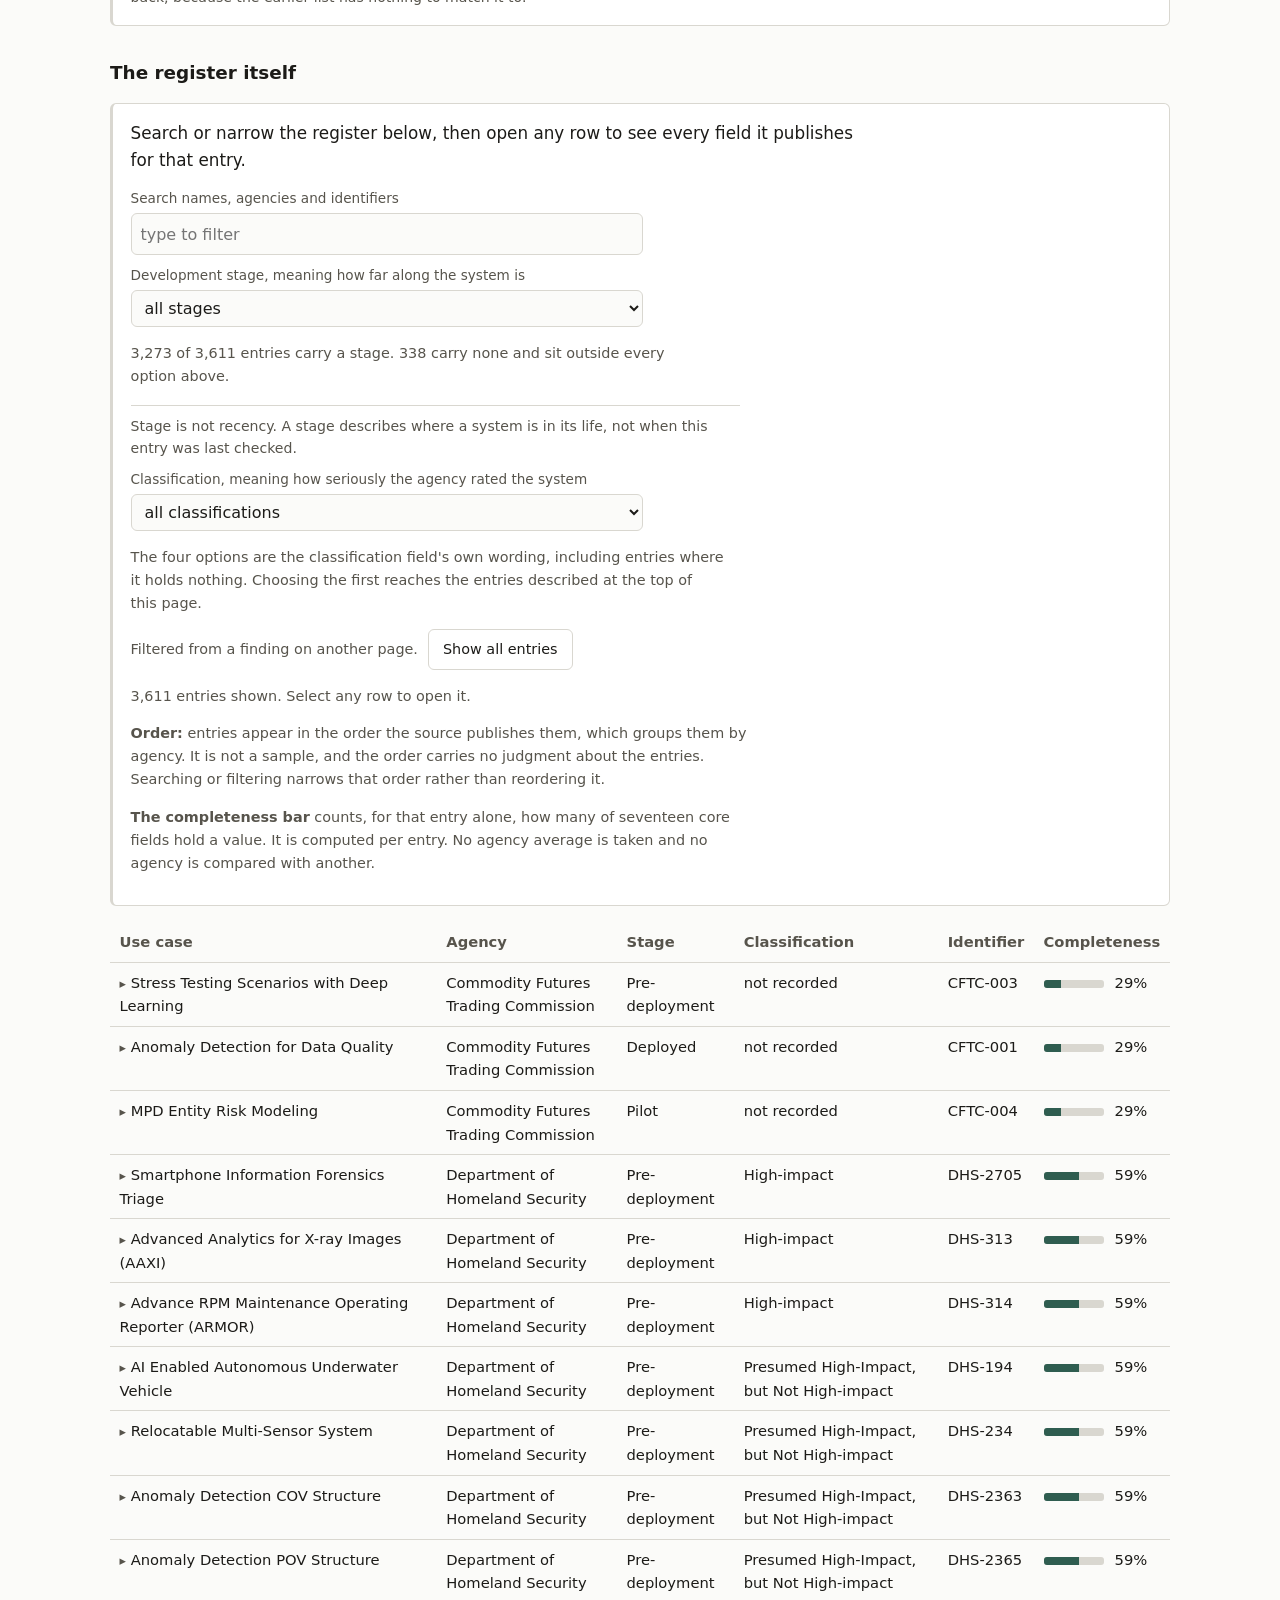
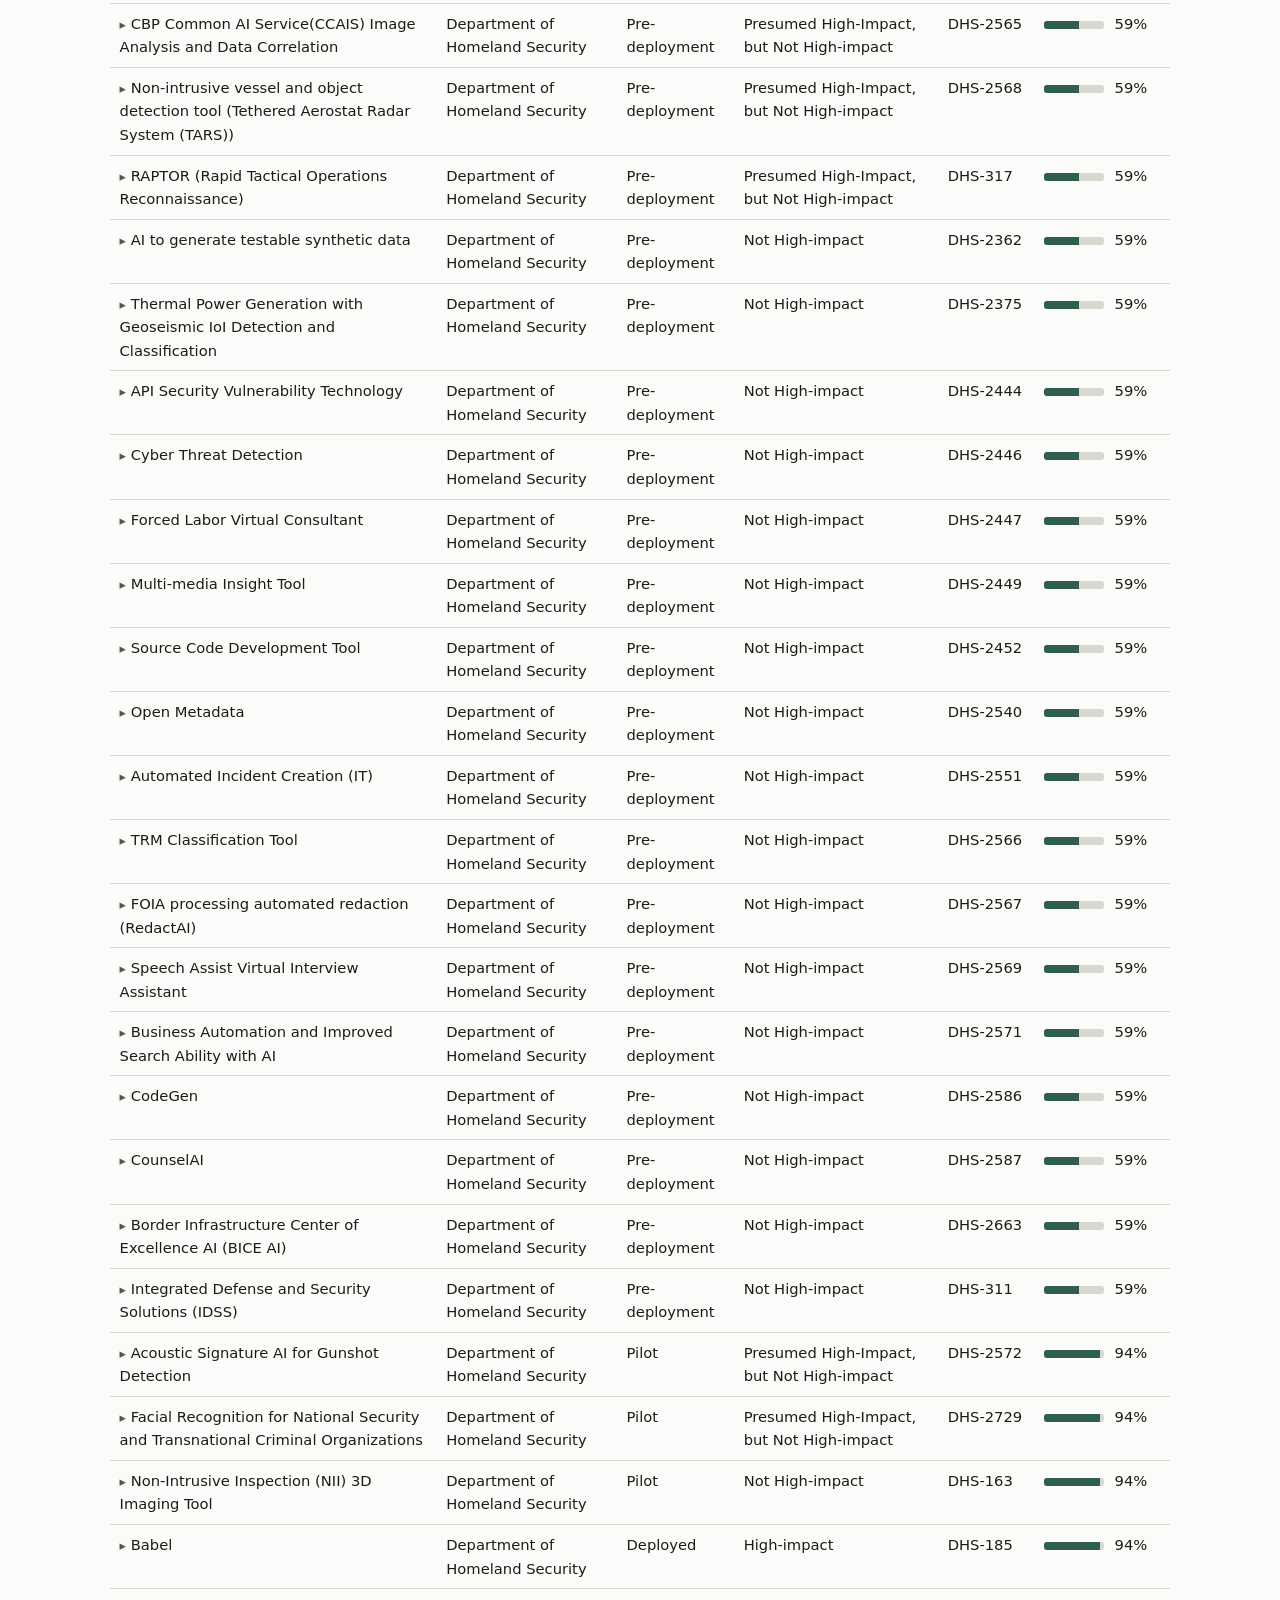
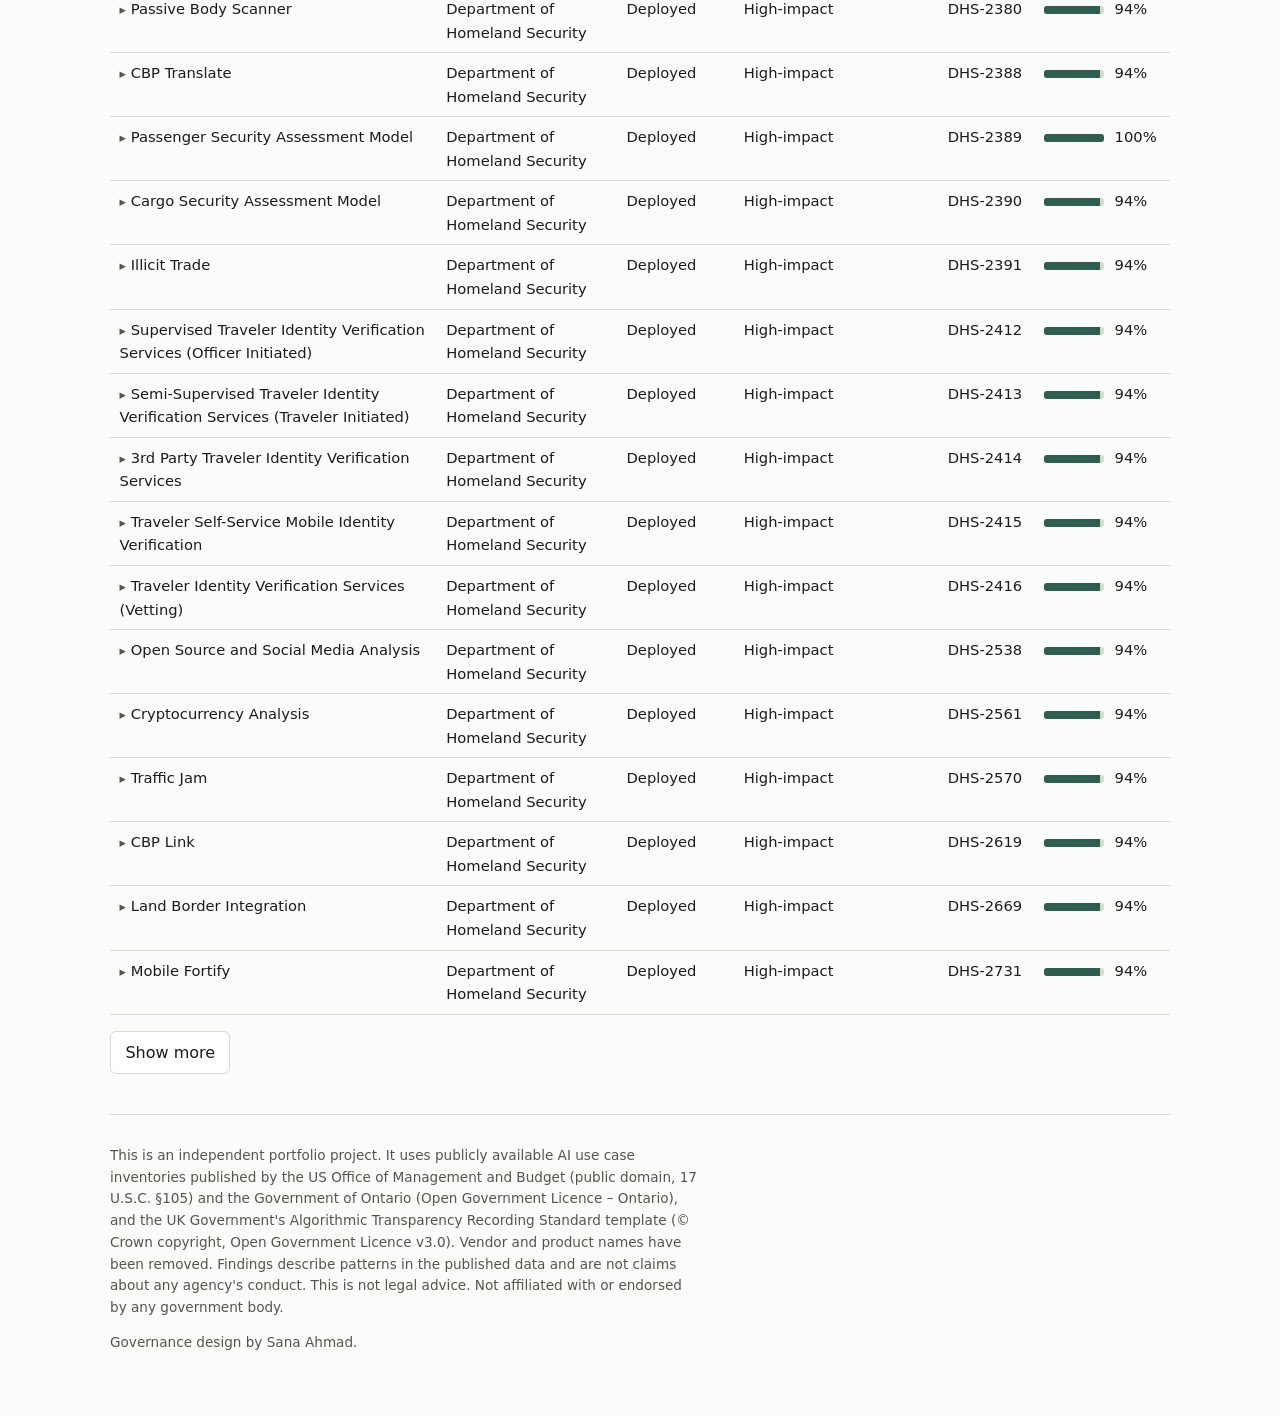
<file: docs/register.html>
<!DOCTYPE html>
<html lang="en">
<head>
<meta charset="utf-8">
<meta name="viewport" content="width=device-width, initial-scale=1">
<title>The register | AI Use Case Register Audit</title>
<meta property="og:type" content="website">
<meta property="og:site_name" content="AI Use Case Register Audit">
<meta property="og:title" content="The register">
<meta property="og:description" content="The list the United States federal government publishes of the AI systems it uses.">
<meta property="og:url" content="https://saa2252.github.io/ai-use-case-register-audit/register.html">
<meta property="og:image" content="https://saa2252.github.io/ai-use-case-register-audit/assets/card.png">
<meta property="og:image:alt" content="Two forms side by side. The left is a published entry with most of its ten boxes empty. The right is a made-up entry with every box resolved.">
<meta property="twitter:card" content="summary_large_image">
<meta property="twitter:title" content="The register">
<meta property="twitter:description" content="The list the United States federal government publishes of the AI systems it uses.">
<meta property="twitter:image" content="https://saa2252.github.io/ai-use-case-register-audit/assets/card.png">
<link rel="stylesheet" href="assets/style.css?v=anehkkjo">
</head>
<body>
<div class="wrap" data-dv="akecoejl">

<header>
  <h1>AI Use Case Register Audit</h1>
  <p class="lede">An independent read of publicly published AI use case inventories.</p>
  <nav>
    <div class="navgroup audit">
      <span class="navlabel">What I would build</span>
      <span class="navlinks">
        <a href="index.html">The field set</a>
        <a href="keeping.html">Keeping it current</a>
      </span>
    </div>
    <div class="navgroup design">
      <span class="navlabel">What the register says</span>
      <span class="navlinks">
        <a href="register.html" aria-current="page">The register</a>
        <a href="gaps.html">What it does not tell you</a>
        <a href="obligations.html">The oversight pack</a>
      </span>
    </div>
  </nav>
</header>

<main>
  <h2>The register</h2>
  <p class="lede">The list the United States federal government publishes of the AI systems it uses.</p>
  <div class="intro">
    <p><strong>US federal agencies publish a list of the AI systems they use once a year, under a White House policy memorandum.</strong> That list is called a use case inventory, or a register. The idea behind it is simple: an organisation cannot oversee what it has never written down.</p>
    <p>This page is the register the United States federal government published in 2025. Each row is one system an agency has declared, in the agency's own words. You can search it, narrow it, and open any row to see everything the register records about that system.</p>
  </div>

  <aside class="correction" role="note">
    <p class="correction-head" data-figure="corrections.oversight_denominator.heading"></p>
    <p data-figure="corrections.oversight_denominator.text"></p>
  </aside>

  <section class="headline">
    <p class="lead-in">The register sets aside nine fields for human oversight. It asks them only of the entries it flags high-impact that are also deployed. This is how many of those carry no answer in any of the nine.</p>
    <p class="pair">
      <span class="fig" data-figure="M4.subset_size" data-fmt="n"></span> entries are flagged high-impact, meaning the agency judged the system's output to be the principal basis for a decision affecting people.
      The register asks the nine of the <span class="fig" data-figure="M4.oversight_conditionality.required_of.entries" data-fmt="n"></span> of those that are deployed, and on <span class="fig" data-figure="M4.oversight_conditionality.required_of.none_answered" data-fmt="n"></span> of them all nine are blank.
    </p>
    <p class="qualifier">Five rules apply to every figure on this site: <a href="index.html#how-to-read">how to read these numbers</a>.</p>
  </section>

  <h2>No entry can be followed from one year to the next</h2>
  <div class="panel">
    <p class="lead-in">The earlier year's list carries no reference code for any entry at all, so there is nothing to match this year's entries against. Following an entry from one year to the next needs a code that stays the same, and that code is not there.</p>
    <p class="pair">
      The 2024 list publishes no identifier for any of its entries.
    </p>
    <p>That is what settles it. Within the 2025 list the picture is better but not whole: of <span data-figure="M1.individually_reported_entries" data-fmt="n"></span> entries, <span class="fig" data-figure="R3.figures.rows_with_no_usable_identifier" data-fmt="n"></span> carry no usable identifier, meaning no reference code that would let anyone match this entry to the same system in a later year. Of those, <span data-figure="R3.figures.of_which_carry_TBD_rather_than_blank"></span> hold the text "TBD" rather than being empty. A further <span data-figure="R3.figures.identifier_values_on_more_than_one_row"></span> identifier values are used on more than one row, across <span data-figure="R3.figures.rows_carrying_a_repeated_identifier"></span> rows.</p>
    <p class="qualifier">An entry without a stable identifier cannot be followed from one year's inventory to the next, whatever else it records. Even an entry carrying one cannot be followed back, because the earlier list has nothing to match it to.</p>
  </div>

  <h2>The register itself</h2>
  <div class="panel controls">
    <p class="lead-in">Search or narrow the register below, then open any row to see every field it publishes for that entry.</p>

    <label for="q">Search names, agencies and identifiers</label>
    <input id="q" type="search" placeholder="type to filter">

    <label for="stage">Development stage, meaning how far along the system is</label>
    <select id="stage"><option value="__all">all stages</option></select>
    <p class="note" id="stage-coverage">loading</p>
    <p class="qualifier">Stage is not recency. A stage describes where a system is in its life, not when this entry was last checked.</p>

    <label for="band">Classification, meaning how seriously the agency rated the system</label>
    <select id="band"><option value="__all">all classifications</option></select>
    <p class="note">The four options are the classification field's own wording, including entries where it holds nothing. Choosing the first reaches the entries described at the top of this page.</p>

    <p class="note is-off" id="from-finding">Filtered from a finding on another page.
      <button id="clear-filters" type="button">Show all entries</button></p>
    <p class="note"><span id="count">0</span> entries shown. Select any row to open it.</p>
    <p class="note"><strong>Order:</strong> entries appear in the order the source publishes them, which groups them by agency. It is not a sample, and the order carries no judgment about the entries. Searching or filtering narrows that order rather than reordering it.</p>
    <p class="note"><strong>The completeness bar</strong> counts, for that entry alone, how many of seventeen core fields hold a value. It is computed per entry. No agency average is taken and no agency is compared with another.</p>
  </div>
  <div class="scroller">
    <table>
      <thead><tr><th>Use case</th><th>Agency</th><th>Stage</th><th>Classification</th><th>Identifier</th><th>Completeness</th></tr></thead>
      <tbody id="tbody"></tbody>
    </table>
  </div>
  <p><button id="more" class="is-off">Show more</button></p>

</main>

<footer>
  <p id="disclaimer">This is an independent portfolio project. It uses publicly available AI use case inventories published by the US Office of Management and Budget (public domain, 17 U.S.C. §105) and the Government of Ontario (Open Government Licence – Ontario), and the UK Government's Algorithmic Transparency Recording Standard template (© Crown copyright, Open Government Licence v3.0). Vendor and product names have been removed. Findings describe patterns in the published data and are not claims about any agency's conduct. This is not legal advice. Not affiliated with or endorsed by any government body.</p>
  <p>Governance design by Sana Ahmad.</p>
</footer>

</div>
<script src="assets/figures.js?v=bfeafdni"></script>
<script src="assets/register.js?v=adheljog"></script>
</body>
</html>
</file>
<file: docs/assets/style.css>
/* AI Use Case Register Audit
   Plain CSS. No framework, no build step, no external calls (S12).
   Works on mobile and in dark mode. */

:root {
  --bg: #fbfbf9;
  --surface: #ffffff;
  --border: #d9d7d0;
  --ink: #1c1b18;
  --ink-soft: #57544c;
  --accent: #2f5d50;
  --flag: #8a5a10;
  --count: #1f5673;
  --caution: #8a4a2f;
  --teach: #4a3a7a;
  --calm: #4a5d2f;
  --tint: rgba(47, 93, 80, .07);
  --radius: 6px;
  --measure: 68ch;
}

@media (prefers-color-scheme: dark) {
  :root {
    --bg: #14150f;
    --surface: #1d1e18;
    --border: #3a3b33;
    --ink: #eceadf;
    --ink-soft: #a8a498;
    --accent: #8fc4ae;
    --flag: #d7a75a;
    --count: #7db8d8;
    --caution: #e0a184;
    --teach: #b3a5e6;
    --calm: #b5c98d;
    --tint: rgba(143, 196, 174, .09);
  }
}

* { box-sizing: border-box; }

body {
  margin: 0;
  background: var(--bg);
  color: var(--ink);
  font: 16px/1.6 system-ui, "Segoe UI", Helvetica, Arial, sans-serif;
}

.wrap { max-width: 1100px; margin: 0 auto; padding: 1.5rem 1.25rem 3rem; }

header { border-bottom: 1px solid var(--border); }

h1 { font-size: 1.45rem; line-height: 1.25; margin: 0 0 .35rem; text-wrap: balance; }
h2 { font-size: 1.15rem; margin: 2rem 0 .5rem; }
p, li { max-width: var(--measure); text-wrap: pretty; }
.lede { color: var(--ink-soft); margin: 0 0 1rem; text-wrap: balance; }

nav { display: flex; flex-wrap: wrap; gap: .5rem; margin: .75rem 0 0; }
nav a {
  display: inline-block;
  padding: .4rem .7rem;
  border: 1px solid var(--border);
  border-radius: var(--radius);
  color: var(--ink);
  text-decoration: none;
  font-size: .9rem;
}
nav a[aria-current="page"] { background: var(--accent); border-color: var(--accent); color: var(--bg); }

.panel {
  background: var(--surface);
  border: 1px solid var(--border);
  border-radius: var(--radius);
  padding: 1rem 1.1rem;
  margin: 1rem 0;
}

.caveat {
  border-left: 3px solid var(--flag);
  padding: .6rem .9rem;
  margin: .75rem 0;
  color: var(--ink-soft);
  font-size: .92rem;
}

.pending { color: var(--ink-soft); font-style: italic; }

table { width: 100%; border-collapse: collapse; font-size: .92rem; }
.scroller { overflow-x: auto; }
th, td { text-align: left; padding: .5rem .6rem; border-bottom: 1px solid var(--border); vertical-align: top; }
th { font-weight: 600; color: var(--ink-soft); }

footer {
  border-top: 1px solid var(--border);
  margin-top: 2.5rem;
  padding-top: 1rem;
  color: var(--ink-soft);
  font-size: .85rem;
}
footer p { max-width: var(--measure); }

@media (max-width: 600px) {
  .wrap { padding: 1rem .9rem 2.5rem; }
  h1 { font-size: 1.25rem; }
}

/* Headline: the two computed numbers the site opens with. */
.headline { margin: 1.25rem 0 1.5rem; }
.pair { font-size: 1.15rem; line-height: 1.5; max-width: var(--measure); text-wrap: pretty; }
.fig {
  font-size: 1.9rem;
  font-weight: 650;
  color: var(--accent);
  display: inline-block;
  margin-right: .15rem;
}
.headline .pair { font-size: 1.3rem; }
.headline .fig { font-size: 2.4rem; }

.note { color: var(--ink-soft); font-size: .9rem; }
h3 { font-size: 1rem; margin: 1.25rem 0 .4rem; }

.controls label { display: block; font-size: .85rem; color: var(--ink-soft); margin: .6rem 0 .2rem; }
.controls input, .controls select {
  width: 100%; max-width: 32rem; padding: .45rem .55rem;
  border: 1px solid var(--border); border-radius: var(--radius);
  background: var(--bg); color: var(--ink); font: inherit;
}

button {
  padding: .5rem .9rem; border: 1px solid var(--border); border-radius: var(--radius);
  background: var(--surface); color: var(--ink); font: inherit; cursor: pointer;
}
button:hover { border-color: var(--accent); }

.bar {
  display: inline-block; width: 60px; height: .5rem; vertical-align: middle;
  background: var(--border); border-radius: 3px; overflow: hidden; margin-right: .4rem;
}
.bar > span { display: block; height: 100%; background: var(--accent); }

.finding { border-top: 1px solid var(--border); padding-top: .85rem; margin-top: .85rem; }
.finding:first-child { border-top: 0; padding-top: 0; margin-top: 0; }

.observation { border-left: 3px solid var(--accent); }

a { color: var(--accent); }

@media (max-width: 600px) {
  .headline .fig { font-size: 1.9rem; }
  .headline .pair { font-size: 1.1rem; }
  td, th { font-size: .85rem; }
}

.is-off { display: none; }

/* Shown only when the page could not read its data at all. */
.loadfail {
  border: 1px solid var(--flag);
  border-left-width: 4px;
  border-radius: var(--radius);
  background: var(--surface);
  padding: 1rem 1.1rem;
  margin: 0 0 1.5rem;
}
.loadfail p { margin: .5rem 0; }
.loadfail pre {
  background: var(--bg);
  border: 1px solid var(--border);
  border-radius: var(--radius);
  padding: .55rem .7rem;
  overflow-x: auto;
  font-size: .85rem;
}
.loadfail code { font-size: .9rem; }

/* Row detail: an entry opens to show its whole field set. */
tr.entry { cursor: pointer; }
tr.entry:hover td, tr.entry:focus td { background: var(--surface); }
tr.entry:focus { outline: 2px solid var(--accent); outline-offset: -2px; }
.tw { color: var(--ink-soft); font-size: .8rem; }

.detailrow > td { background: var(--surface); padding: .9rem 1rem; }
table.detail { margin-top: .5rem; }
table.detail th {
  width: 14rem; vertical-align: top; font-weight: 600;
  color: var(--ink-soft); white-space: nowrap;
}
table.detail td { white-space: pre-wrap; }
table.detail td.blank { color: var(--ink-soft); font-style: italic; }

/* A figure that leads to the entries it describes. */
a.drill { text-decoration: underline dotted; text-underline-offset: 3px; }
#from-finding { display: flex; gap: .6rem; align-items: center; flex-wrap: wrap; }

/* --- Readability pass -------------------------------------------------- */

/* The plain opening on each page: what you are looking at, before anything. */
.intro {
  border-left: 3px solid var(--accent);
  padding: .2rem 0 .2rem 1rem;
  margin: 0 0 2rem;
}
.intro p { font-size: 1.05rem; line-height: 1.65; }
.intro p:last-child { margin-bottom: 0; }

/* One plain sentence saying what to take away, before any number. */
.lead-in {
  font-size: 1.05rem;
  line-height: 1.6;
  margin: 0 0 .9rem;
  color: var(--ink);
}
h2 + .panel .lead-in, .panel > .lead-in:first-child { margin-top: 0; }

/* Qualifications sit below the point they qualify, quieter, never between a
   point and its explanation. Visible by default: never behind a control. */
.qualifier {
  font-size: .88rem;
  line-height: 1.55;
  color: var(--ink-soft);
  border-top: 1px solid var(--border);
  margin: 1.1rem 0 0;
  padding-top: .6rem;
}
.qualifier p { font-size: inherit; margin: .4rem 0; }
.qualifier p:first-child { margin-top: 0; }
.qualifier p:last-child { margin-bottom: 0; }
.qualifier + .qualifier { border-top: 0; margin-top: .2rem; padding-top: 0; }

/* Controls that teach: the reader changes something and watches the number. */
.teach {
  background: var(--surface);
  border: 1px solid var(--border);
  border-radius: var(--radius);
  padding: .9rem 1rem;
  margin: 1rem 0;
}
.teach label { display: block; font-size: .85rem; color: var(--ink-soft); margin-bottom: .5rem; }
.teach input[type="range"] { width: 100%; max-width: 28rem; accent-color: var(--accent); }
.readout { font-size: 1.02rem; margin: .7rem 0 .2rem; }
.readout strong { color: var(--accent); }
#empty-toggle[aria-pressed="true"] { border-color: var(--accent); color: var(--accent); }

/* The five shorter findings: heading and a sentence, opening in place. */
details.finding {
  border-top: 1px solid var(--border);
  padding: .7rem 0 .2rem;
}
details.finding > summary {
  cursor: pointer;
  font-weight: 600;
  list-style: revert;
}
details.finding > summary::marker { color: var(--ink-soft); }
details.finding .gist { display: block; color: var(--ink-soft); font-size: .92rem;
  font-weight: 400; margin: .3rem 0 0; }
details.finding[open] .gist { margin-bottom: .4rem; }
.finding-lead { border-top: 1px solid var(--border); padding-top: .9rem; margin-top: .9rem; }

/* --- Section colour, so a reader can tell one kind of thing from another --- */
.panel { border-left: 3px solid var(--border); }
.panel[data-kind="count"]   { border-left-color: var(--count); }
.panel[data-kind="gap"]     { border-left-color: var(--caution); }
.panel[data-kind="compare"] { border-left-color: var(--calm); }
.panel[data-kind="method"]  { border-left-color: var(--teach); }

.panel[data-kind="count"] .fig   { color: var(--count); }
.panel[data-kind="gap"] .fig     { color: var(--caution); }
.panel[data-kind="compare"] .fig { color: var(--calm); }

.teach { border-left: 3px solid var(--teach); background: var(--tint); }
.teach .readout strong { color: var(--teach); }
.teach input[type="range"] { accent-color: var(--teach); }

/* --- Tabs: one section at a time, so the page is not read all at once ---- */
.tabs {
  display: flex; flex-wrap: wrap; gap: .4rem;
  border-bottom: 1px solid var(--border);
  margin: 1.5rem 0 1.25rem; padding-bottom: .5rem;
}
.tabs button {
  border: 1px solid transparent; background: none; color: var(--ink-soft);
  padding: .45rem .75rem; border-radius: var(--radius);
  font: inherit; font-size: .92rem; cursor: pointer;
}
.tabs button:hover { color: var(--ink); background: var(--surface); }
.tabs button[aria-selected="true"] {
  background: var(--surface); border-color: var(--border);
  color: var(--ink); font-weight: 600;
}
.tabs button[aria-selected="true"]::before {
  content: ""; display: inline-block; width: .5rem; height: .5rem;
  border-radius: 50%; margin-right: .45rem; vertical-align: middle;
  background: var(--marker, var(--accent));
}
.tabpanel.is-off { display: none; }
.tabpanel > h2:first-child { margin-top: 0; }

@media (max-width: 600px) {
  .tabs { gap: .3rem; }
  .tabs button { font-size: .85rem; padding: .4rem .55rem; }
}

summary.tech {
  cursor: pointer; font-size: .85rem; color: var(--ink-soft);
  margin: .5rem 0 .2rem; font-weight: 500;
}
code { font-size: .92em; background: var(--surface); padding: .05rem .3rem; border-radius: 3px; }

/* --- Page four: the design view, visibly not a findings page -------------
   --design is the page's own colour, used by the navigation group label and
   the framing band. On the page body itself the two meanings below take over:
   --pub for the published register, --mine for the field set. */
:root { --design: #6a4a8a; }
@media (prefers-color-scheme: dark) { :root { --design: #c4a8e6; } }
.intro.design { border-left-color: var(--design); }

/* --- Colour on this page means two things and nothing else ----------------

   Blue is the published register: the file this project read, and anything
   that leads back to a finding about it. Purple is the field set: the author's
   own proposal, which is what this page is. Everything else on the page is
   neutral. Links take the blue, because every link on this page leads to the
   audit of the published register.

   Nothing else may borrow either colour. If a third thing needs telling apart,
   it is told apart by shape, weight or position, not by a third hue. */
.design-page {
  --pub: #17506c;
  --pub-soft: rgba(23, 80, 108, .07);
  --mine: #63437f;
  --mine-soft: rgba(99, 67, 127, .07);
}
@media (prefers-color-scheme: dark) {
  .design-page {
    --pub: #8cc4e2;
    --pub-soft: rgba(140, 196, 226, .10);
    --mine: #c9aeea;
    --mine-soft: rgba(201, 174, 234, .10);
  }
}
.design-page a { color: var(--pub); }
.design-page .halfmark { border-top-color: var(--mine); }
.design-page .halfmark-label { color: var(--mine); }
.design-page .intro.design { border-left-color: var(--mine); }

/* --- The lead ------------------------------------------------------------

   The first thing a stranger reads is the fact, not the project. No card, no
   rule, no label: one paragraph at reading size and one line saying what this
   page does about it. Everything self-descriptive sits below the forms. */
.lead { margin: .5rem 0 2rem; max-width: 46ch; }
.design-page h2:first-of-type {
  font-size: 1.6rem; line-height: 1.3; margin: .5rem 0 .75rem; max-width: 22ch;
}
.lead-fact { font-size: 1.15rem; line-height: 1.6; margin: 0 0 .9rem; text-wrap: pretty; }
.lead-fact [data-figure] { font-weight: 700; color: var(--pub); font-variant-numeric: tabular-nums; }
.lead-turn {
  font-size: 1rem; margin: 0; padding-top: .8rem;
  border-top: 2px solid var(--mine); color: var(--ink);
}
@media (min-width: 820px) { .lead { max-width: 52ch; } }
@media (max-width: 640px) {
  .design-page h2:first-of-type { font-size: 1.3rem; max-width: none; }
  .lead-fact { font-size: 1.05rem; }
}

/* --- Level one: the opening, and the forms -------------------------------

   The loudest things on the page. Large type, air around them, no card and no
   rule, so that the two things that carry the argument are the two things a
   reader sees before anything else resolves. */
.opening {
  display: grid; grid-template-columns: 1fr; gap: 1.25rem;
  margin: 1.5rem 0 1.75rem; align-items: center;
}
@media (min-width: 820px) { .opening { grid-template-columns: minmax(0, 1.5fr) minmax(0, 1fr); gap: 2.5rem; } }
.opening .pair { font-size: 1.45rem; line-height: 1.45; margin: 0 0 .6rem; text-wrap: pretty; }
.opening .fig { font-size: 2.6rem; color: var(--mine); font-variant-numeric: tabular-nums; }
.opening .qualifier { font-size: .92rem; line-height: 1.6; color: var(--ink-soft); margin: 0; max-width: 60ch; }
@media (max-width: 640px) {
  .opening .pair { font-size: 1.15rem; }
  .opening .fig { font-size: 1.9rem; }
}

/* One mark per box. Three kinds of empty, drawn three ways, because they are
   three different facts and the strip used to draw them as one. A solid
   outline means the register has the box. A dashed outline means it does not.
   A struck box means it has it and does not put it to this entry. The caption
   says the same split in words, so the strip is never the only place the fact
   is stated, and the shapes differ so nothing rests on colour. */
.slotfig { margin: 0; }
.slots { display: flex; flex-wrap: wrap; gap: .4rem; margin-bottom: .55rem; }
.slot {
  width: 1.65rem; height: 2.1rem; border-radius: 3px;
  border: 2px solid var(--pub); background: transparent;
}
.slot.from_source { background: var(--pub); }
.slot.not_collected { border-style: dashed; opacity: .75; }
.slot.blank_in_source { border-style: solid; }
.slot.does_not_apply {
  border-style: solid; opacity: .75;
  background-image: linear-gradient(to top right,
    transparent calc(50% - 1px), var(--pub) calc(50% - 1px),
    var(--pub) calc(50% + 1px), transparent calc(50% + 1px));
}
.slots-caption { font-size: .82rem; line-height: 1.5; color: var(--ink-soft); }

/* --- The drawn form ------------------------------------------------------

   Two copies of one form, label above box, laid out as a form is laid out. A
   box the published entry cannot answer is left empty with its outline intact,
   so the shape of the two forms differs before a word of either is read. */
.build { display: grid; grid-template-columns: 1fr; gap: 1.25rem; margin: 1rem 0 2.25rem; }
@media (min-width: 980px) {
  .build { grid-template-columns: minmax(0, 1.45fr) minmax(0, 1fr); gap: 2rem; align-items: start; }
  .build-stage { position: sticky; top: 1rem; }
}

.switch { display: flex; flex-wrap: wrap; gap: .4rem; margin-bottom: .9rem; }
.switch-btn {
  font: inherit; font-size: .82rem; cursor: pointer;
  padding: .35rem .75rem; border-radius: 999px;
  border: 1px solid var(--border); background: var(--surface); color: var(--ink-soft);
}
.switch-btn[data-side="real"][aria-pressed="true"] {
  background: var(--pub); border-color: var(--pub); color: var(--bg); font-weight: 600;
}
.switch-btn[data-side="mine"][aria-pressed="true"] {
  background: var(--mine); border-color: var(--mine); color: var(--bg); font-weight: 600;
}
.switch-btn[data-side="both"][aria-pressed="true"] {
  background: var(--ink); border-color: var(--ink); color: var(--bg); font-weight: 600;
}
.switch-btn:focus-visible { outline: 2px solid var(--mine); outline-offset: 2px; }

.forms { display: grid; grid-template-columns: 1fr; gap: 1.25rem; }
@media (min-width: 620px) { .forms { grid-template-columns: 1fr 1fr; gap: 1rem; } }

/* Choosing a side leaves that form on its own. "Both" is the default and hides
   nothing; on a narrow screen, where the two forms stack, this is what lets a
   reader hold one of them at a time. */
.forms[data-side="real"] .formsheet.mine,
.forms[data-side="mine"] .formsheet.real { display: none; }
@media (min-width: 620px) {
  .forms[data-side="real"], .forms[data-side="mine"] { grid-template-columns: minmax(0, 34rem); }
}

.formsheet { min-width: 0; }
.formsheet-head {
  font-size: .78rem; text-transform: uppercase; letter-spacing: .08em; font-weight: 700;
  margin: 0 0 .1rem;
}
.formsheet.real .formsheet-head { color: var(--pub); }
.formsheet.mine .formsheet-head { color: var(--mine); }
.formsheet-sub { font-size: .78rem; color: var(--ink-soft); margin: 0 0 .7rem; }
.formsheet-body { display: flex; flex-direction: column; gap: .55rem; }

.ffield { display: flex; flex-direction: column; gap: .18rem; min-width: 0; }
.ffield-label {
  font-size: .72rem; font-weight: 600; color: var(--ink-soft); line-height: 1.3;
}
.ffield-n {
  display: inline-block; min-width: 1.15rem;
  font-variant-numeric: tabular-nums; color: var(--ink-soft);
}
.ffield-box {
  border: 1px solid var(--border); border-radius: 3px; background: var(--surface);
  padding: .4rem .5rem; font-size: .82rem; line-height: 1.4; min-height: 2.35rem;
  overflow-wrap: anywhere;
}
.formsheet.real .ffield-box { border-left: 3px solid var(--pub); }
.formsheet.mine .ffield-box { border-left: 3px solid var(--mine); }

/* An empty box reads as an empty box: its outline stays, its ground goes, and
   nothing is printed inside it. The run of them down the left form is the
   whole argument of this page, visible at any size and in a screenshot. */
.ffield-box.is-blank {
  background: transparent; border-style: dashed; border-left-style: dashed;
  border-color: var(--ink-soft); opacity: .55;
}
/* A box the register asks and the entry leaves empty is a different fact from a
   box the register never had. The outline stays solid, because the field does
   exist, and the caption underneath says which it is. */
.ffield-box.is-blank.blank_in_source {
  border-style: solid; border-left-style: solid; border-color: var(--ink-soft);
}
/* A box the register has and does not put to this entry is struck through, so
   it reads as a question that was not asked rather than one nobody answered. */
.ffield-box.is-blank.does_not_apply {
  border-style: solid; border-left-style: solid;
  background-image: linear-gradient(to top right,
    transparent calc(50% - 1px), var(--ink-soft) calc(50% - 1px),
    var(--ink-soft) calc(50% + 1px), transparent calc(50% + 1px));
}
.ffield-note { font-size: .68rem; color: var(--ink-soft); font-style: italic; }

/* Nine questions are nine rows, not one paragraph. Each carries its own answer
   or its own state, and a state is drawn as a marker rather than as words
   inside an answer, which is the distinction the whole field set rests on. */
.ffield-box.has-sub { padding: .3rem .4rem; }
.ffield-sub { list-style: none; margin: 0; padding: 0; display: flex;
  flex-direction: column; gap: .3rem; }
.fsub { display: flex; flex-direction: column; gap: .1rem;
  padding: .28rem .35rem; border-radius: 3px; background: var(--surface); }
.fsub.is-empty { background: transparent; border: 1px dashed var(--ink-soft); }
.fsub-label { font-size: .68rem; font-weight: 600; color: var(--ink-soft); line-height: 1.3; }
.fsub-value { font-size: .78rem; line-height: 1.4; overflow-wrap: anywhere; }
.fsub-state {
  align-self: flex-start; font-size: .7rem; font-style: italic;
  color: var(--ink-soft); border: 1px solid var(--ink-soft); border-radius: 2px;
  padding: .02rem .28rem;
}
.fsub-note { font-size: .66rem; color: var(--ink-soft); line-height: 1.35; }

.compare-note { display: flex; flex-direction: column; gap: .3rem; margin-top: .9rem; }

/* The reading steps. Each points at one box on both forms. */
.build-steps { list-style: none; margin: 0; padding: 0; }
.step { padding: .9rem 0 .9rem 1rem; border-left: 3px solid var(--border); max-width: 46ch; }
.step-field { margin: 0 0 .25rem; font-weight: 600; font-size: .95rem; }
.step-line { margin: 0; font-size: .9rem; line-height: 1.5; color: var(--ink-soft); }
.step-sum { border-left-color: var(--mine); }
@media (min-width: 980px) {
  .step { min-height: 42vh; display: flex; flex-direction: column; justify-content: center; }
}

/* --- Level two: the evidence, and the field set --------------------------

   Secondary. Bordered cards, smaller type, no large figures. These reward a
   reader who has stopped; they do not compete with the opening. */
.evidence { display: grid; gap: .9rem; margin: 1rem 0 1.25rem; grid-template-columns: 1fr; }
@media (min-width: 620px) { .evidence { grid-template-columns: repeat(2, 1fr); } }
@media (min-width: 980px) { .evidence { grid-template-columns: repeat(3, 1fr); } }

.evcard {
  border: 1px solid var(--border); border-radius: var(--radius);
  padding: .8rem .85rem; background: var(--surface);
  display: flex; flex-direction: column; gap: .3rem;
}
.evcard-fig { margin: 0; font-size: 1.5rem; line-height: 1.1; font-variant-numeric: tabular-nums; }
.evcard-fig a { color: var(--pub); text-decoration: none; border-bottom: 2px solid transparent; }
.evcard-fig a:hover, .evcard-fig a:focus-visible { border-bottom-color: var(--pub); }
.evcard-of { font-size: .9rem; color: var(--ink-soft); font-weight: 400; }
.evcard-reads { margin: 0; font-size: .88rem; line-height: 1.45; }
.evcard-caveat {
  margin: .1rem 0 0; font-size: .76rem; line-height: 1.4; color: var(--ink-soft);
  border-top: 1px solid var(--border); padding-top: .35rem;
}

.fieldgrid { display: grid; gap: .7rem; grid-template-columns: 1fr; margin: 1rem 0 1.5rem; align-items: start; }
@media (min-width: 620px) { .fieldgrid { grid-template-columns: repeat(2, 1fr); } }
@media (min-width: 980px) { .fieldgrid { grid-template-columns: repeat(3, 1fr); } }

.fieldcard { border: 1px solid var(--border); border-radius: var(--radius); background: var(--surface); padding: .7rem .85rem; }
.fieldcard > summary {
  cursor: pointer; font-weight: 600; font-size: .9rem; line-height: 1.4;
  display: flex; gap: .5rem; align-items: baseline;
}
.fieldcard > summary:focus-visible { outline: 2px solid var(--mine); outline-offset: 3px; }
.fieldcard .num { color: var(--mine); font-variant-numeric: tabular-nums; font-size: .82rem; }
.fieldcard[open] { border-color: var(--mine); }
@media (min-width: 620px) { .fieldcard[open] { grid-column: 1 / -1; } }
.fieldcard-body { padding-top: .5rem; }
.fieldcard-body p { font-size: .9rem; }
.fieldcard .from { font-size: .84rem; color: var(--ink-soft); }

/* --- Level three: sources, limits, where to go next ----------------------

   Quiet. No card, no rule down the side, smaller and set back. A reader who
   squints should not see these at all. */
.design-page .panel.quiet {
  border: 0; border-top: 1px solid var(--border); border-radius: 0;
  background: transparent; padding: .8rem 0 0; margin-bottom: 1.5rem;
}
.design-page .panel.quiet, .design-page .panel.quiet p, .design-page .panel.quiet li,
.design-page .panel.quiet td, .design-page .panel.quiet th { font-size: .85rem; color: var(--ink-soft); }
.design-page .panel.quiet h3 { font-size: .88rem; margin: .9rem 0 .3rem; color: var(--ink); }
.design-page h2.h-quiet {
  font-size: .78rem; text-transform: uppercase; letter-spacing: .08em;
  color: var(--ink-soft); margin: 1.75rem 0 0; border: 0; padding: 0;
}
.design-page h2.h-loud { font-size: 1.5rem; margin-top: 2.25rem; }
.onward { margin: 0 0 .75rem 1.1rem; padding: 0; }
.onward li { margin: .3rem 0; }

/* --- Motion --------------------------------------------------------------
   Each of these reveals a fact: the figure counts to its value while the boxes
   it counts empty out, the step in view marks the box it is about, and a card
   arrives as it is reached. Nothing here decorates. */
/* Slots fill one at a time. The resting state is the real split, so a reader
   who never reaches the strip, or who has asked for less motion, sees the same
   three solid marks. */
.slot { transition: background-color .3s ease; }

/* The boxes hold an outline while the slots fill and empty as the forms come
   into view. The resting state is the empty one, so a reader who triggers
   nothing sees the same two forms. */
.ffield-box.is-blank { transition: opacity .55s ease, border-color .55s ease; }
body.counting-rows .ffield-box.is-blank { opacity: 1; border-style: solid; }

.ffield { transition: opacity .25s ease; }
.forms.reading .ffield { opacity: .4; }
.forms.reading .ffield.lit { opacity: 1; }
.forms .ffield.lit .ffield-label { color: var(--mine); }

.step { transition: border-color .25s ease, opacity .25s ease; opacity: 1; }
@media (min-width: 980px) {
  .build-steps.armed .step { opacity: .5; }
  .build-steps.armed .step.here { opacity: 1; border-left-color: var(--mine); }
}

/* Cards arrive as they are reached. Scroll-driven, so it costs no script. The
   plain state is visible, so anything without support shows them all at once,
   which is the same page without the arrival. */
@supports (animation-timeline: view()) {
  @media (prefers-reduced-motion: no-preference) {
    .fieldcard, .evcard {
      animation: arrive linear both;
      animation-timeline: view();
      animation-range: entry 0% entry 55%;
    }
  }
}
@keyframes arrive {
  from { opacity: 0; transform: translateY(10px); }
  to { opacity: 1; transform: none; }
}

/* A reader who has asked for less motion gets none of it, with every figure,
   box, step and card present and readable. */
@media (prefers-reduced-motion: reduce) {
  .fieldcard, .evcard { animation: none; opacity: 1; transform: none; }
  .ffield, .step { transition: none; opacity: 1; }
  .slot { transition: none; }
  .ffield-box.is-blank { transition: none; }
  .forms.reading .ffield { opacity: 1; }
  .build-steps .step { opacity: 1; }
  .build-stage { position: static; }
  html { scroll-behavior: auto; }
}

/* --- Two halves of one project, said in the navigation ------------------- */
nav { display: flex; flex-wrap: wrap; gap: 1.5rem; align-items: flex-start; }
.navgroup { display: flex; flex-direction: column; gap: .3rem; }
.navgroup + .navgroup {
  padding-left: 1.5rem;
  border-left: 1px solid var(--border);
}
.navlabel {
  font-size: .72rem; text-transform: uppercase; letter-spacing: .07em;
  color: var(--ink-soft); font-weight: 600;
}
.navgroup.design .navlabel { color: var(--design); }
.navlinks { display: flex; flex-wrap: wrap; gap: .4rem; }
.navgroup.design a[aria-current="page"] {
  background: var(--design); border-color: var(--design); color: var(--bg);
}
.navgroup.design a { border-color: var(--design); }

@media (max-width: 700px) {
  nav { gap: 1rem; }
  .navgroup + .navgroup { padding-left: 0; border-left: 0; padding-top: .8rem; border-top: 1px solid var(--border); width: 100%; }
}

/* The band that marks page four as the other half rather than a fourth tab. */
.halfmark {
  border-top: 3px solid var(--design);
  padding: 1rem 0 1.25rem;
  margin: 0 0 1.5rem;
}
.halfmark-label {
  font-size: .72rem; text-transform: uppercase; letter-spacing: .09em;
  color: var(--design); font-weight: 700; margin: 0 0 .4rem;
}
.halfmark-line {
  font-size: 1.15rem; line-height: 1.55; margin: 0;
  max-width: var(--measure); text-wrap: pretty;
}

ol.subfields { margin: .4rem 0 .6rem 1.2rem; padding: 0; columns: 2; column-gap: 1.5rem; }
ol.subfields li { font-size: .9rem; margin: .12rem 0; break-inside: avoid; }
@media (max-width: 640px) { ol.subfields { columns: 1; } }

.convention {
  border-top: 1px solid var(--design);
  margin-top: 1.5rem;
  padding-top: 1rem;
}
.convention-label {
  font-size: .72rem; text-transform: uppercase; letter-spacing: .07em;
  color: var(--design); font-weight: 700; margin: 0 0 .3rem;
}
.convention h3 { margin-top: 0; }

/* --- The question summary ------------------------------------------------ */
.summary { margin: 1.75rem 0 2rem; }
.summary-lead { color: var(--ink-soft); font-size: .92rem; margin: 0 0 .75rem; }

.qrow { border-top: 1px solid var(--border); }
.qrow:last-child { border-bottom: 1px solid var(--border); }

.qrow-head {
  display: grid;
  grid-template-columns: 1.75rem minmax(0, 15rem) minmax(0, 1fr);
  gap: .2rem .9rem;
  width: 100%;
  text-align: left;
  background: none;
  border: 0;
  border-radius: 0;
  padding: .85rem .2rem;
  font: inherit;
  cursor: pointer;
  align-items: baseline;
}
.qrow-head:hover { background: var(--surface); }
.qrow-head:focus-visible { outline: 2px solid var(--accent); outline-offset: -2px; }
.qrow-n { color: var(--ink-soft); font-variant-numeric: tabular-nums; font-size: .85rem; }
.qrow-q { font-weight: 600; }
.qrow-a { color: var(--ink-soft); font-size: .92rem; line-height: 1.5; text-wrap: pretty; }
.qrow-head[aria-expanded="true"] .qrow-q { color: var(--accent); }
.qrow-elsewhere {
  grid-column: 3; margin: 0 0 .8rem 17.65rem;
  font-size: .85rem; color: var(--ink-soft);
}

@media (max-width: 760px) {
  .qrow-head { grid-template-columns: 1.6rem minmax(0, 1fr); }
  .qrow-a { grid-column: 2; }
  .qrow-elsewhere { grid-column: 1 / -1; margin-left: 1.6rem; }
}

/* The five sections are always open: the owner ruled that they read as one
   continuous argument, so a reader who clicks nothing still gets all of it.
   The summary rows are links into the sections, not toggles over them. */
.qrow-head { display: block; text-decoration: none; color: inherit; cursor: pointer; }
.qrow-head:focus-visible { outline: 2px solid var(--accent); outline-offset: 3px; }
.qsection { scroll-margin-top: 1rem; }

.handoff {
  border-top: 1px solid var(--border);
  padding-top: .8rem;
  margin: 1.5rem 0 0;
  color: var(--ink-soft);
  font-size: .92rem;
  font-style: italic;
}

/* --- The reading rail ---------------------------------------------------- */
.rail {
  position: fixed; left: max(.6rem, calc(50vw - 640px)); top: 50%;
  transform: translateY(-50%);
  display: flex; flex-direction: column; gap: .5rem; z-index: 5;
}
.railmark { display: flex; align-items: center; gap: .5rem; text-decoration: none; }
.railbar {
  display: block; width: 1.5rem; height: 2px; background: var(--border); border-radius: 2px;
  transition: background .15s, width .15s;
}
.railmark.here .railbar { background: var(--accent); width: 2.25rem; }
.railtext {
  font-size: .75rem; color: var(--ink-soft); opacity: 0; max-width: 0;
  overflow: hidden; white-space: nowrap; transition: opacity .15s;
}
.railmark:hover .railtext, .railmark:focus-visible .railtext { opacity: 1; max-width: 16rem; }
@media (max-width: 1100px) { .rail { display: none; } }

/* A published figure this project could not reproduce prints as that, never as
   a number. The failure to reconcile is the finding. */
.unreconciled { font-style: italic; color: var(--flag); }

/* A proposed field whose only evidence is a three-entry register carries that
   limit on the card itself. */
.rests-on {
  font-size: .82rem; line-height: 1.45; color: var(--ink-soft);
  border-left: 3px solid var(--flag); padding: .35rem .6rem; margin: .5rem 0 0;
}

/* --- The two cautions on the field set page ------------------------------

   These qualify the ten fields, so a reader who meets the field set without
   meeting them has taken more from the page than the work supports. They sit
   at the loud level rather than with the sources and limits: bordered, on a
   tinted ground, with the figure at reading size rather than in a caption.

   The border takes --mine, because both are statements about the author's own
   proposal rather than about the published register. */
.design-page .caution {
  border: 1px solid var(--border);
  border-left: 4px solid var(--mine);
  border-radius: var(--radius);
  background: var(--mine-soft);
  padding: 1.1rem 1.25rem .4rem;
  margin: 2rem 0;
}
.design-page .h-caution {
  margin: 0 0 .5rem;
  font-size: 1.15rem;
  color: var(--mine);
  border: 0;
  padding: 0;
}
.design-page .caution-lead {
  font-size: 1.02rem;
  line-height: 1.55;
  margin: 0 0 .9rem;
}
.design-page .caution-fig strong {
  font-size: 1.35rem;
  color: var(--mine);
  font-variant-numeric: tabular-nums;
}
.design-page .caution-take {
  border-top: 1px solid var(--border);
  padding-top: .7rem;
  margin-top: 1rem;
}
.design-page .misslist { margin: 0 0 1rem; padding-left: 1.1rem; }
.design-page .misslist li { margin-bottom: .45rem; max-width: var(--measure); }

@media (max-width: 600px) {
  .design-page .caution { padding: .9rem 1rem .3rem; }
}

/* --- A correction ---------------------------------------------------------

   A figure that was published and later changed. It sits where the wrong
   number sat, near the top, and it is marked out from the page around it
   without being an alarm. It stays until the owner says it goes. */
.correction {
  border: 1px solid var(--pub); border-left: 4px solid var(--pub);
  border-radius: 4px; padding: .7rem .85rem; margin: 0 0 1.4rem;
  background: color-mix(in srgb, var(--pub) 7%, transparent);
}
.correction p { margin: 0 0 .4rem; font-size: .88rem; line-height: 1.55; }
.correction p:last-child { margin-bottom: 0; }
.correction-head {
  font-weight: 600; font-size: .74rem; letter-spacing: .04em;
  text-transform: uppercase; color: var(--pub);
}

/* --- The short version ----------------------------------------------------

   One finding and one recommendation, before anything else on the page. A
   reader who stops after this should still have the point. */
.bottomline { margin: 0 0 1.4rem; padding: 0 0 .1rem; }
.bottomline-label {
  font-size: .72rem; letter-spacing: .06em; text-transform: uppercase;
  color: var(--ink-soft); margin: 0 0 .45rem;
}
.bottomline p + p { margin-top: .5rem; }
.bottomline p:not(.bottomline-label) { font-size: 1rem; line-height: 1.55; margin: 0; }

/* --- What the memorandum says --------------------------------------------

   A short term list rather than prose, because each line is a separate fact
   with a separate source and a reader should be able to check them one at a
   time. The rule sits in the list above the answer, so the order on the page
   is the order the reasoning ran in. */
.clockbox { margin: 1rem 0 .4rem; }
.clockbox h3 { font-size: .95rem; margin: 0 0 .5rem; }
.clocklist { margin: 0; display: grid; gap: .45rem; }
.clocklist dt {
  font-size: .72rem; font-weight: 600; letter-spacing: .03em;
  text-transform: uppercase; color: var(--ink-soft);
}
.clocklist dd { margin: .1rem 0 0; font-size: .88rem; line-height: 1.55; }

/* A text this project opened, against one it did not. */
.misslist .readmark {
  display: inline-block; font-size: .64rem; font-weight: 600; letter-spacing: .05em;
  text-transform: uppercase; border: 1px solid currentColor; border-radius: 2px;
  padding: .03rem .3rem; margin-right: .4rem; vertical-align: .08em;
}
.misslist li.not-read .readmark { opacity: .65; border-style: dashed; }
.misslist .covered {
  display: block; margin-top: .3rem; font-size: .82rem; line-height: 1.5;
  color: var(--ink-soft);
}
.misslist .covered-label {
  font-weight: 600; text-transform: uppercase; font-size: .66rem;
  letter-spacing: .04em; margin-right: .3rem;
}

/* --- Keeping a register current -------------------------------------------

   The fifth page. Nothing on it was counted from a published file, and the
   design says so before it says anything else: a standing panel at the top,
   the same panel again at the foot, and every mechanism carrying its own cost
   in the same position as the others so none can be read as free. */
.standing {
  border: 1px solid var(--ink-soft); border-left: 4px solid var(--ink-soft);
  border-radius: 4px; padding: .85rem 1rem; margin: 0 0 1.6rem;
}
.standing.closing { margin: 2rem 0 1.6rem; }
.standing p { margin: 0 0 .5rem; font-size: .9rem; line-height: 1.6; }
.standing p:last-child { margin-bottom: 0; }
.standing-label {
  font-weight: 600; font-size: .74rem; letter-spacing: .05em;
  text-transform: uppercase; color: var(--ink-soft);
}
.standing-lead { font-size: 1rem !important; }

.mechanisms { display: flex; flex-direction: column; gap: 1.1rem; margin: .4rem 0 1.4rem; }
.mech {
  border: 1px solid var(--border); border-radius: 4px;
  padding: .9rem 1rem; background: var(--surface);
}
.mech h3 { font-size: 1rem; margin: 0 0 .3rem; }
.mech-n {
  display: inline-block; min-width: 1.5rem; color: var(--ink-soft);
  font-variant-numeric: tabular-nums;
}
.mech-gap { margin: 0 0 .7rem 1.5rem; color: var(--ink-soft); font-size: .88rem; }
.mech-rows { margin: 0 0 .7rem 1.5rem; display: grid; gap: .4rem; }
.mech-rows dt {
  font-size: .68rem; font-weight: 600; letter-spacing: .04em;
  text-transform: uppercase; color: var(--ink-soft);
}
.mech-rows dd { margin: .1rem 0 0; font-size: .88rem; line-height: 1.55; }
.mech-trace {
  margin-left: 1.5rem; padding-top: .6rem; border-top: 1px solid var(--border);
}
.mech-trace p { margin: 0 0 .35rem; font-size: .82rem; line-height: 1.5; color: var(--ink-soft); }
.mech-trace p:last-child { margin-bottom: 0; }
.mech-label {
  display: block; font-weight: 600; font-size: .66rem; letter-spacing: .04em;
  text-transform: uppercase;
}
.signals { margin: .3rem 0 1.4rem 1.1rem; padding: 0; }
.signals li { margin-bottom: .4rem; line-height: 1.55; font-size: .92rem; }

/* --- How to read these numbers --------------------------------------------

   Five rules that apply to every figure on the site, published once. They used
   to sit under individual findings, two of them on three pages each. A reader
   who meets the same qualification four times stops reading qualifications,
   which is the opposite of what they are for.

   Drawn as a quiet panel rather than a warning. It is not a disclaimer; it is
   how the numbers work. */
.howread {
  border: 1px solid var(--border); border-radius: 4px;
  padding: 1rem 1.1rem; margin: 1.8rem 0;
  background: var(--surface);
}
.howread-head { font-size: 1.05rem; margin: 0 0 .4rem; }
.howread-lead { margin: 0 0 .9rem; color: var(--ink-soft); font-size: .92rem; line-height: 1.6; }
.howread-list { margin: 0; padding-left: 1.3rem; display: grid; gap: .8rem; }
.howread-list li { padding-left: .2rem; }
.howread-rule { margin: 0; font-size: .95rem; line-height: 1.55; }
.howread-where {
  margin: .25rem 0 0; font-size: .82rem; line-height: 1.5; color: var(--ink-soft);
}
.howread-label {
  display: block; font-weight: 600; font-size: .66rem; letter-spacing: .04em;
  text-transform: uppercase;
}

/* --- If you only do three -------------------------------------------------

   Numbered, because the order is the content. Each carries the same four lines
   in the same order so they can be read against each other, and the cost is
   one of them for the same reason it is on the mechanisms page. */
.mintwo { margin: .4rem 0 1rem; padding-left: 1.4rem; display: grid; gap: 1rem; }
.minitem { padding-left: .2rem; }
.minitem h3 { font-size: 1rem; margin: 0 0 .2rem; }
.minitem-ref {
  display: inline-block; margin-left: .5rem; font-weight: 400;
  font-size: .68rem; letter-spacing: .04em; text-transform: uppercase;
  color: var(--ink-soft);
}
.minitem-records { margin: 0 0 .6rem; font-size: .88rem; color: var(--ink-soft); }
.minitem-rows { margin: 0; display: grid; gap: .35rem; }
.minitem-rows dt {
  font-size: .66rem; font-weight: 600; letter-spacing: .04em;
  text-transform: uppercase; color: var(--ink-soft);
}
.minitem-rows dd { margin: .1rem 0 0; font-size: .88rem; line-height: 1.55; }

/* --- The closest call at each setting -------------------------------------

   What a pair at this threshold actually looks like. The entries are not
   named: two of the three marginal pairs carry product names the vendor list
   did not catch, and the wording the two share is both safe to publish and the
   more useful thing to see. */
.marginal { margin-top: .9rem; padding-top: .8rem; border-top: 1px solid var(--border); }
.marginal p { margin: 0 0 .4rem; font-size: .88rem; line-height: 1.55; }
.marginal-head, .marginal-label {
  font-weight: 600; font-size: .68rem !important; letter-spacing: .04em;
  text-transform: uppercase; color: var(--ink-soft);
}
.marginal-terms { display: flex; flex-wrap: wrap; gap: .3rem; }
.marginal-terms .term {
  border: 1px solid var(--ink-soft); border-radius: 2px;
  padding: .05rem .35rem; font-size: .78rem; color: var(--ink-soft);
}
.marginal-note { font-size: .8rem !important; color: var(--ink-soft); }

/* --- Who this is by -------------------------------------------------------

   At the top, because the only other mention is the footer credit and a reader
   reaches that last if at all. */
.whose {
  margin: 0 0 1.4rem; padding-bottom: 1rem;
  border-bottom: 1px solid var(--border);
  font-size: .92rem; line-height: 1.6; color: var(--ink-soft);
}
.whose strong { color: var(--ink); }
.whose a { margin-left: .3rem; white-space: nowrap; }

/* The dates beside the headline figure. A reader who stops after the short
   version should not leave thinking the work might not have been due yet. */
.bottomline-when { font-size: .88rem !important; color: var(--ink-soft); }
.bottomline-when strong { color: var(--ink); }
</file>
